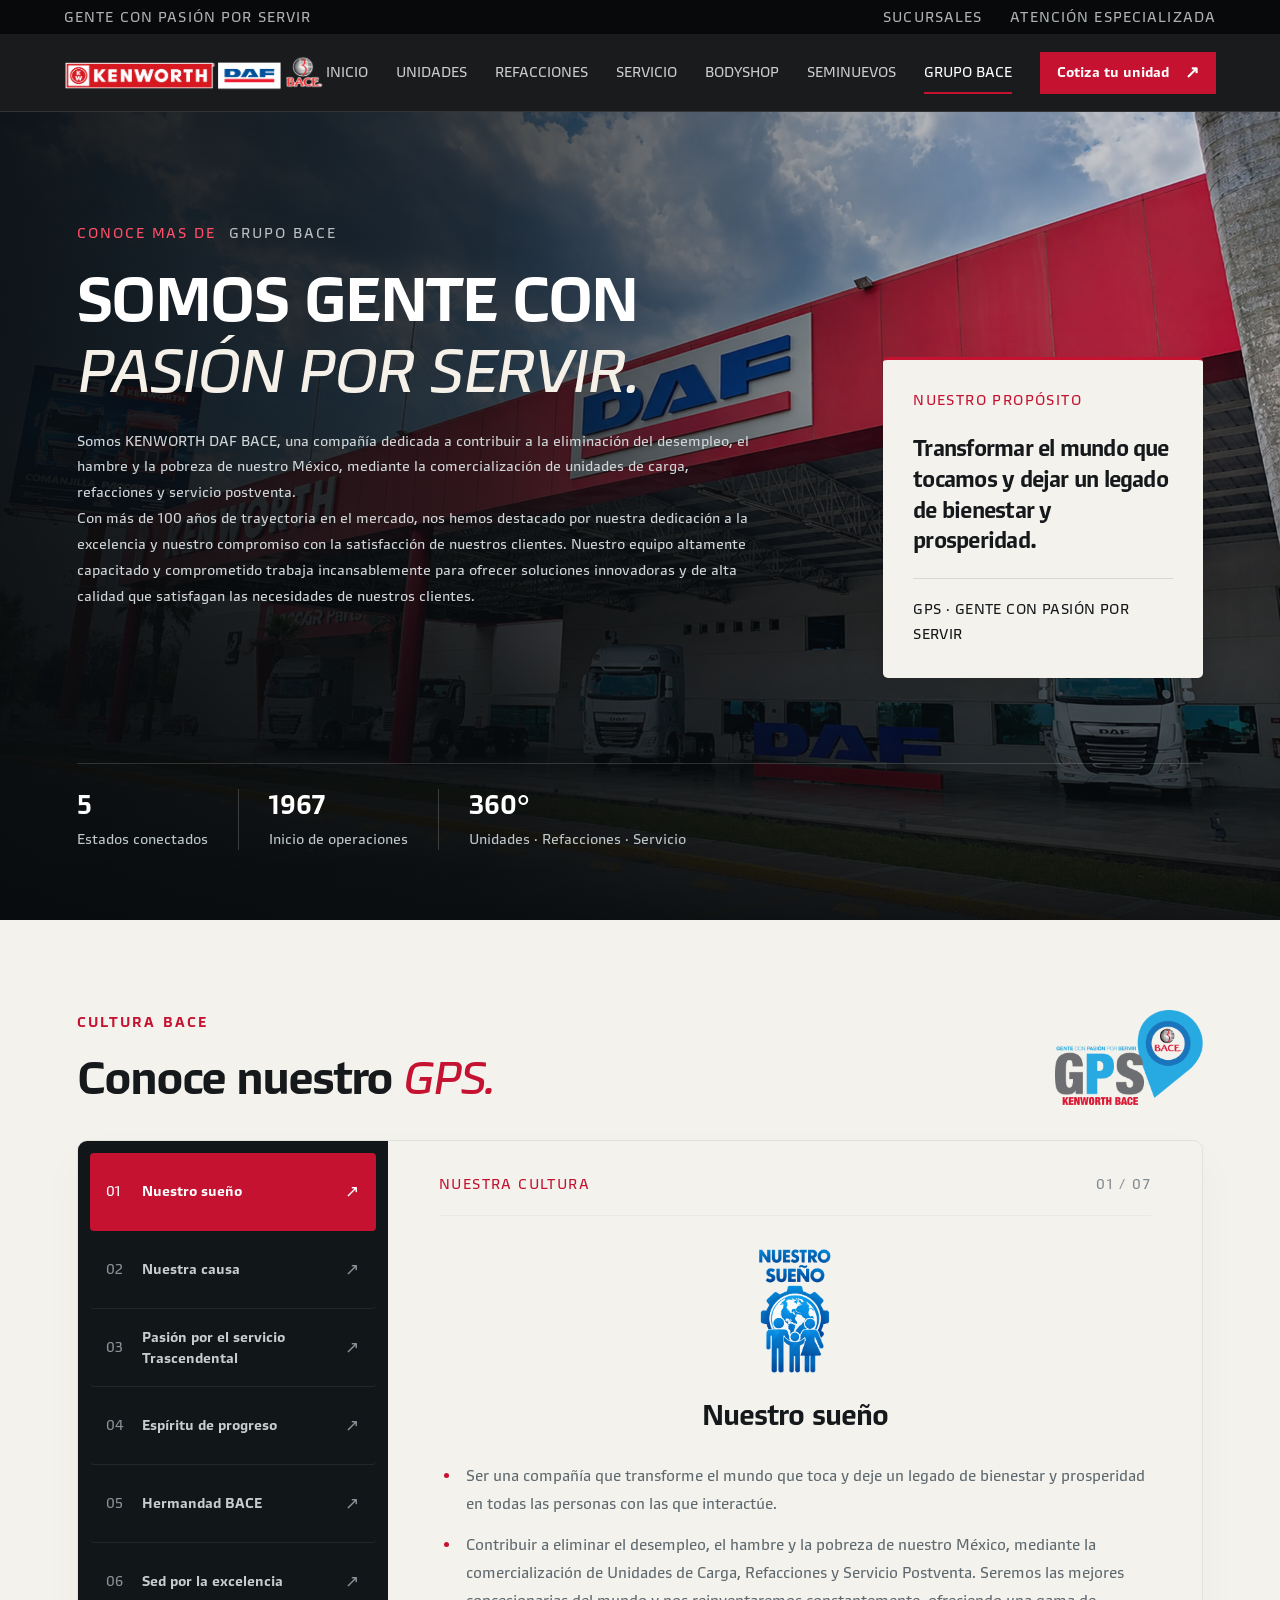
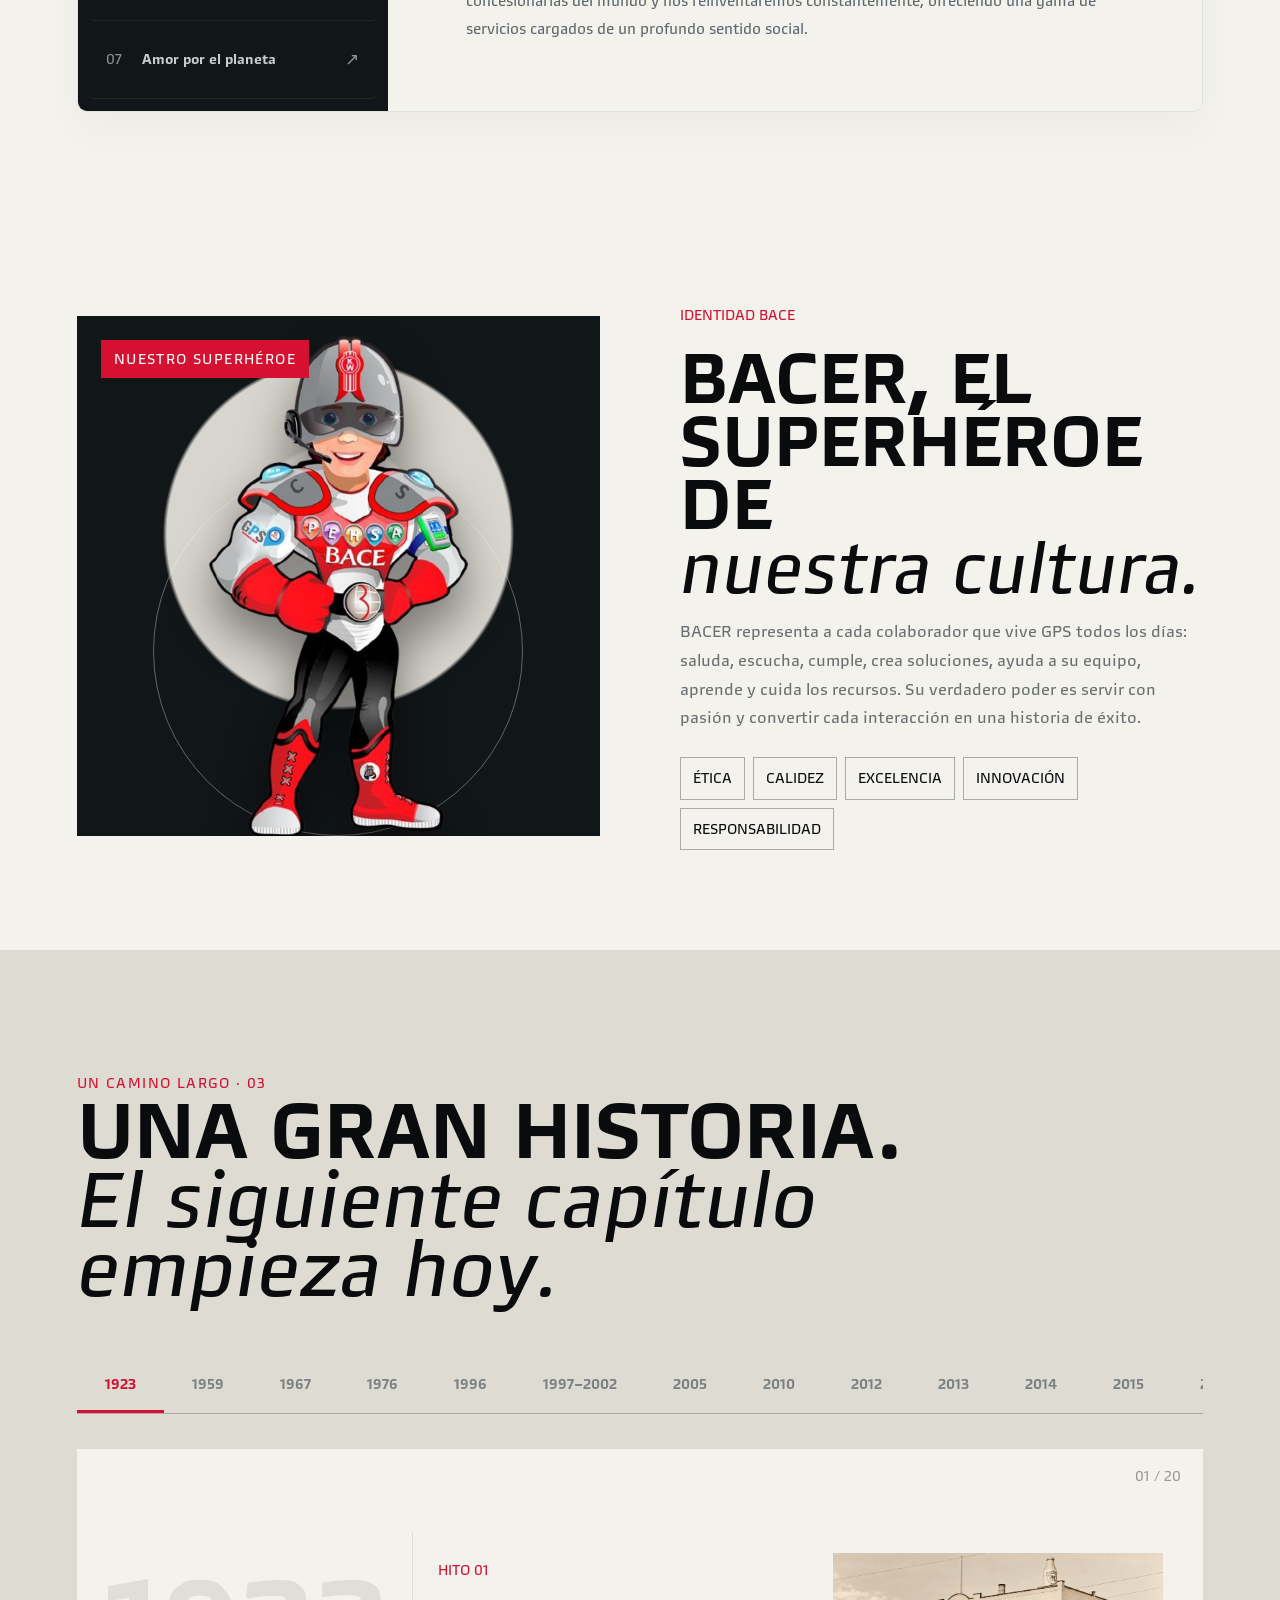
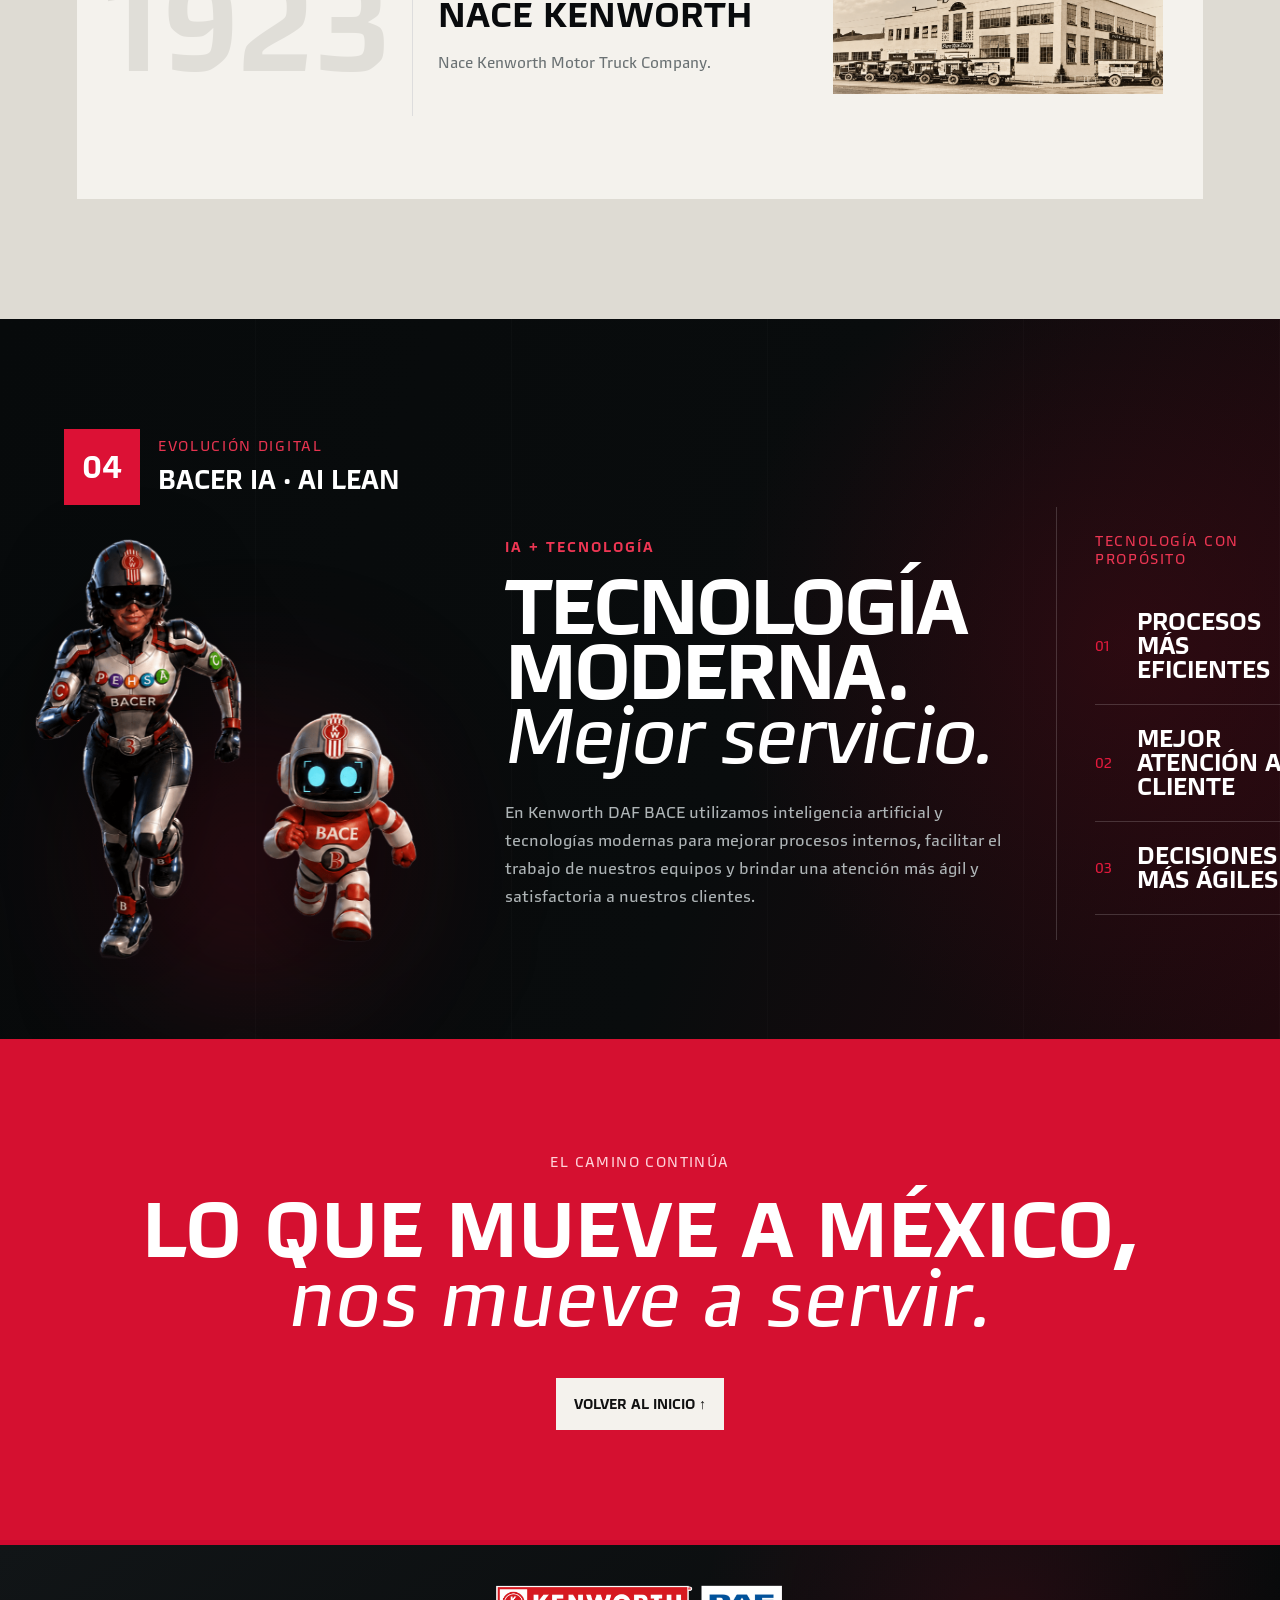
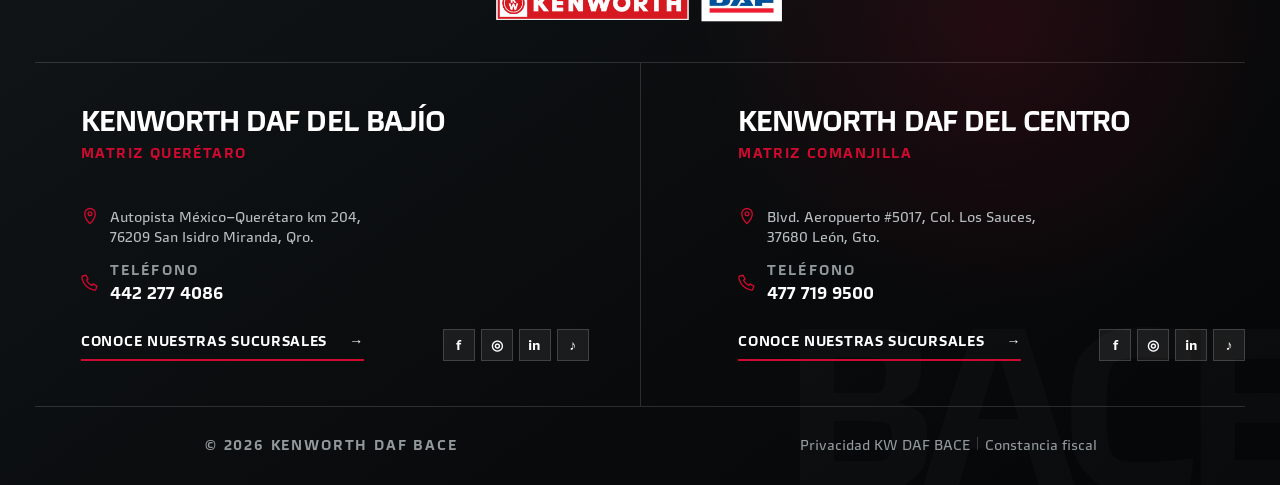
<file: Bace.html>
<!doctype html>

<html lang="es-MX">
  <head>
    <!-- IDENTIDAD 20261016-03: fuente Kenworth integrada, sin fuentes secundarias; superficies claras #f4f2ed. -->
    <!-- IDENTIDAD VISUAL: fuente Kenworth local y beige #f4f2ed compartidos desde assets/css/global.css. -->
    <!--
 DEMO · KENWORTH DEL CENTRO
 Página institucional del grupo: historia, cultura y cobertura. Nombre original conservado.
 Estructura: global.css (base) → CSS de página → componentes compartidos.
 JS: main.js (utilidades), components/nav.js (menú) y script específico.
 Formularios de demostración: no existe servicio de recepción configurado.
 GitHub Pages: subir el CONTENIDO de esta carpeta a la raíz del repositorio;
 Settings → Pages → Deploy from a branch → main → / (root).
 Conservar exactamente los nombres de archivos, carpetas y recursos.
 No requiere npm, servidor de aplicaciones ni archivos nuevos.
-->
    <meta charset="utf-8" />
    <meta content="width=device-width,initial-scale=1" name="viewport" />
    <meta
      content="Historia, cultura GPS, red y evolución tecnológica de Kenworth DAF Grupo BACE."
      name="description"
    />
    <title>Kenworth DAF Grupo BACE</title>
    <link href="assets/css/global.css?v=20261016-03" rel="stylesheet" />
    <link href="assets/css/pages/bace.css?v=20261016-03" rel="stylesheet" />
    <!-- Icono de la pestaña del navegador -->
    <link
      href="assets/images/logos/LOGO BACE.png"
      rel="icon"
      type="image/png"
    />
    <link
      href="assets/images/logos/LOGO BACE.png"
      rel="shortcut icon"
      type="image/png"
    />
    <link href="assets/images/logos/LOGO BACE.png" rel="apple-touch-icon" />
    <link
      href="assets/css/components/footer.css?v=20261016-03"
      rel="stylesheet"
    />
    <link href="assets/css/components/nav.css?v=20261016-03" rel="stylesheet" />
    <script defer="" src="assets/js/components/nav.js"></script>
    <script defer="True" src="assets/js/main.js"></script>
  </head>
  <body>
    <div id="bace-nav"></div>
    <!-- BLOQUE: inicio · contenido HTML; presentación en CSS y eventos en el script de esta página. -->
    <section class="hero bace-hero" id="inicio">
      <img
        alt="Unidades de carga recorriendo el centro de México"
        decoding="async"
        loading="lazy"
        src="assets/images/Sucursales/comanjilla-hero-4k.webp"
      />
      <div class="heroShade"></div>
      <div class="heroGrid"></div>
      <div class="heroCopy">
        <div class="eyebrow">
          <span>CONOCE MAS DE</span>
          <p>GRUPO BACE</p>
        </div>
        <h1>SOMOS GENTE CON<em>PASIÓN POR SERVIR.</em></h1>
        <p>
          Somos KENWORTH DAF BACE, una compañía dedicada a contribuir a la
          eliminación del desempleo, el hambre y la pobreza de nuestro México,
          mediante la comercialización de unidades de carga, refacciones y
          servicio postventa. <br />Con más de 100 años de trayectoria en el
          mercado, nos hemos destacado por nuestra dedicación a la excelencia y
          nuestro compromiso con la satisfacción de nuestros clientes. Nuestro
          equipo altamente capacitado y comprometido trabaja incansablemente
          para ofrecer soluciones innovadoras y de alta calidad que satisfagan
          las necesidades de nuestros clientes.
        </p>
        <div class="heroActions"></div>
      </div>
      <div class="heroFoot">
        <div><b>5</b><span>Estados conectados</span></div>
        <div><b>1967</b><span>Inicio de operaciones</span></div>
        <div><b>360°</b><span>Unidades · Refacciones · Servicio</span></div>
      </div>
      <aside>
        <small>NUESTRO PROPÓSITO</small>
        <p>
          Transformar el mundo que tocamos y dejar un legado de bienestar y
          prosperidad.
        </p>
        <span>GPS · GENTE CON PASIÓN POR SERVIR</span>
      </aside>
    </section>
    <!-- ==========================================
     CULTURA BACE · GPS
=========================================== -->
    <!-- BLOQUE: gps · contenido HTML; presentación en CSS y eventos en el script de esta página. -->
    <section class="bace-culture" id="gps">
      <div class="bace-culture__inner">
        <div class="bace-culture__heading">
          <div>
            <p class="bace-culture__eyebrow">CULTURA BACE</p>
            <h2>Conoce nuestro <em>GPS.</em></h2>
          </div>
          <!-- LOGO GENERAL GPS -->
          <img
            alt="GPS · Gente con Pasión por Servir"
            class="bace-culture__brand"
            decoding="async"
            loading="lazy"
            src="assets/images/logos/logo_gps.png"
          />
        </div>
        <div class="bace-culture__layout">
          <!-- LISTADO DE VALORES -->
          <div
            aria-label="Valores de nuestra cultura"
            aria-orientation="vertical"
            class="bace-culture__tabs"
            role="tablist"
          >
            <button
              aria-controls="baceGpsPanel"
              aria-selected="true"
              class="is-active"
              data-bace-value="sueno"
              id="baceGpsTab-sueno"
              role="tab"
              type="button"
            >
              <span>01</span>
              <strong>Nuestro sueño</strong>
              <i aria-hidden="true">↗</i>
            </button>
            <button
              aria-controls="baceGpsPanel"
              aria-selected="false"
              data-bace-value="causa"
              id="baceGpsTab-causa"
              role="tab"
              tabindex="-1"
              type="button"
            >
              <span>02</span>
              <strong>Nuestra causa</strong>
              <i aria-hidden="true">↗</i>
            </button>
            <button
              aria-controls="baceGpsPanel"
              aria-selected="false"
              data-bace-value="pasion"
              id="baceGpsTab-pasion"
              role="tab"
              tabindex="-1"
              type="button"
            >
              <span>03</span>
              <strong>Pasión por el servicio Trascendental</strong>
              <i aria-hidden="true">↗</i>
            </button>
            <button
              aria-controls="baceGpsPanel"
              aria-selected="false"
              data-bace-value="progreso"
              id="baceGpsTab-progreso"
              role="tab"
              tabindex="-1"
              type="button"
            >
              <span>04</span>
              <strong>Espíritu de progreso</strong>
              <i aria-hidden="true">↗</i>
            </button>
            <button
              aria-controls="baceGpsPanel"
              aria-selected="false"
              data-bace-value="hermandad"
              id="baceGpsTab-hermandad"
              role="tab"
              tabindex="-1"
              type="button"
            >
              <span>05</span>
              <strong>Hermandad BACE</strong>
              <i aria-hidden="true">↗</i>
            </button>
            <button
              aria-controls="baceGpsPanel"
              aria-selected="false"
              data-bace-value="excelencia"
              id="baceGpsTab-excelencia"
              role="tab"
              tabindex="-1"
              type="button"
            >
              <span>06</span>
              <strong>Sed por la excelencia</strong>
              <i aria-hidden="true">↗</i>
            </button>
            <button
              aria-controls="baceGpsPanel"
              aria-selected="false"
              data-bace-value="planeta"
              id="baceGpsTab-planeta"
              role="tab"
              tabindex="-1"
              type="button"
            >
              <span>07</span>
              <strong>Amor por el planeta</strong>
              <i aria-hidden="true">↗</i>
            </button>
          </div>
          <!-- INFORMACIÓN DEL VALOR SELECCIONADO -->
          <div
            aria-labelledby="baceGpsTab-sueno"
            class="bace-culture__panel"
            id="baceGpsPanel"
            role="tabpanel"
            tabindex="0"
          >
            <div class="bace-culture__panel-top">
              <span>NUESTRA CULTURA</span>
              <span id="baceGpsCount">01 / 07</span>
            </div>
            <div class="bace-culture__identity">
              <img
                alt="Nuestro sueño"
                decoding="async"
                id="baceGpsLogo"
                loading="lazy"
                src="assets/images/logos/gps/nuestro-sueno.png"
              />
              <h3 id="baceGpsName">Nuestro sueño</h3>
            </div>
            <div class="bace-culture__guides" id="baceGpsGuides">
              <p>
                Ser una compañía que transforme el mundo que toca y deje un
                legado de bienestar y prosperidad en todas las personas con las
                que interactúe. Contribuir a eliminar el desempleo, el hambre y
                la pobreza de nuestro México, mediante la comercialización de
                Unidades de Carga, Refacciones y Servicio Postventa. Seremos las
                mejores concesionarias del mundo y nos reinventaremos
                constantemente, ofreciendo una gama de servicios cargados de un
                profundo sentido social.
              </p>
            </div>
          </div>
        </div>
      </div>
    </section>
    <!-- BLOQUE: bacer · contenido HTML; presentación en CSS y eventos en el script de esta página. -->
    <section class="bacer">
      <div class="bacerHero">
        <div class="bacerHalo"></div>
        <img
          alt="BACER, superhéroe de Kenworth BACE"
          decoding="async"
          loading="lazy"
          src="assets/images/gps/mascota-bacer.png"
        /><span>NUESTRO SUPERHÉROE</span>
      </div>
      <div>
        <small>IDENTIDAD BACE</small>
        <h2>BACER, el superhéroe de <em>nuestra cultura.</em></h2>
        <p>
          BACER representa a cada colaborador que vive GPS todos los días:
          saluda, escucha, cumple, crea soluciones, ayuda a su equipo, aprende y
          cuida los recursos. Su verdadero poder es servir con pasión y
          convertir cada interacción en una historia de éxito.
        </p>
        <div class="traits">
          <span>Ética</span><span>Calidez</span><span>Excelencia</span
          ><span>Innovación</span><span>Responsabilidad</span>
        </div>
      </div>
    </section>
    <!-- BLOQUE: historia · contenido HTML; presentación en CSS y eventos en el script de esta página. -->
    <section class="history" id="historia">
      <div class="historyHead">
        <span>UN CAMINO LARGO · 03</span>
        <h2>Una gran historia.<em>El siguiente capítulo empieza hoy.</em></h2>
      </div>
      <div class="years" id="years"></div>
      <article class="historyCard">
        <b id="historyYear"></b>
        <div>
          <small id="historyIndex"></small>
          <h3 id="historyTitle"></h3>
          <p id="historyCopy"></p>
        </div>
        <figure class="historyCard__media">
          <img
            alt=""
            decoding="async"
            hidden=""
            id="historyImage"
            loading="lazy"
          />
        </figure>
        <span id="historyCount"></span>
      </article>
    </section>
    <!-- BLOQUE: bacer-ia · contenido HTML; presentación en CSS y eventos en el script de esta página. -->
    <section class="bace-technology" id="bacer-ia">
      <!-- Personajes -->
      <div class="bace-technology-visual">
        <div class="technology-identity">
          <span class="technology-number">04</span>
          <div>
            <small>EVOLUCIÓN DIGITAL</small>
            <strong>BACER IA · AI LEAN</strong>
          </div>
        </div>
        <img
          alt="BACER IA y AI LEAN, asistentes de inteligencia artificial"
          class="technology-characters"
          decoding="async"
          loading="lazy"
          src="assets/images/gps/bacer x ailean.png"
        />
        <div aria-hidden="true" class="technology-visual-glow"></div>
      </div>
      <!-- Mensaje principal -->
      <div class="bace-technology-copy">
        <span class="technology-eyebrow"> IA + TECNOLOGÍA </span>
        <h2>
          Tecnología moderna.
          <em>Mejor servicio.</em>
        </h2>
        <p>
          En Kenworth DAF BACE utilizamos inteligencia artificial y tecnologías
          modernas para mejorar procesos internos, facilitar el trabajo de
          nuestros equipos y brindar una atención más ágil y satisfactoria a
          nuestros clientes.
        </p>
      </div>
      <!-- Beneficios -->
      <aside class="technology-results">
        <small>TECNOLOGÍA CON PROPÓSITO</small>
        <div>
          <span>01</span>
          <strong> Procesos más eficientes </strong>
        </div>
        <div>
          <span>02</span>
          <strong> Mejor atención al cliente </strong>
        </div>
        <div>
          <span>03</span>
          <strong> Decisiones más ágiles </strong>
        </div>
      </aside>
    </section>
    <!--
<section class="network" id="red">

  <div class="networkMap">

    <div class="mexicoMapVisual">

      <img
        class="mexicoMapImage"
        src="assets/images/Sucursales/Mapa-Mexico.png"
        alt="Cobertura de Grupo BACE en México"
      >

      <span class="pin p0">
        <i></i>
        <strong>Aguascalientes</strong>
      </span>

      <span class="pin p1">
        <i></i>
        <strong>Zacatecas</strong>
      </span>

      <span class="pin p2">
        <i></i>
        <strong>Guanajuato</strong>
      </span>

      <span class="pin p3">
        <i></i>
        <strong>Querétaro</strong>
      </span>

      <span class="pin p4">
        <i></i>
        <strong>San Luis Potosí</strong>
      </span>

    </div>

  </div>

  <div class="networkCopy">

    <span>NUESTRA RED · 05</span>

    <h2>
      Cerca de tu operación.
      <em>Listos para responder.</em>
    </h2>

    <p>
      Una red que conecta experiencia, inventario, servicio y conocimiento
      para acompañarte donde tu negocio lo necesita.
    </p>

    <div class="networkButtons">
      <a href="https://kwbace.com.mx/sucursales/">
        Encontrar sucursal <b>↗</b>
      </a>

      <a href="https://kwbace.com.mx/contacto/">
        Contactar a un asesor
      </a>
    </div>

    <div class="matrix">

      <div>
        <small>KENWORTH DAF DEL CENTRO</small>
        <b>Comanjilla · León</b>
        <span>477 719 9500</span>
      </div>

      <div>
        <small>KENWORTH DAF DEL BAJÍO</small>
        <b>Matriz Querétaro</b>
        <span>442 277 4086</span>
      </div>

    </div>

  </div>

</section>--->
    <!-- BLOQUE: closing · contenido HTML; presentación en CSS y eventos en el script de esta página. -->
    <section class="closing">
      <span>EL CAMINO CONTINÚA</span>
      <h2>Lo que mueve a México, <em>nos mueve a servir.</em></h2>
      <a href="#inicio">Volver al inicio ↑</a>
    </section>
    <!-- ========================================================
     FOOTER INSTITUCIONAL · KENWORTH DAF BACE
     ======================================================== -->
    <footer class="bace-footer" id="contacto">
      <div class="bace-footer__inner">
        <!-- Identidad superior -->
        <div class="bace-footer__top">
          <a
            aria-label="Volver al inicio de Kenworth DAF BACE"
            class="bace-footer__brand"
            href="#inicio"
          >
            <img
              alt="Kenworth DAF BACE"
              decoding="async"
              loading="lazy"
              src="assets/images/logos/KW-DAF.png"
            />
          </a>
        </div>
        <!-- Matrices -->
        <div class="bace-footer__locations">
          <!-- Kenworth DAF del Bajío -->
          <article class="bace-footer__location">
            <header class="bace-footer__location-header">
              <span class="bace-footer__location-number"></span>
              <div>
                <h2>Kenworth DAF del Bajío</h2>
                <h3>Matriz Querétaro</h3>
              </div>
            </header>
            <div class="bace-footer__contact-list">
              <a
                class="bace-footer__contact"
                href="https://maps.app.goo.gl/FrEAsvTGB62Cdirf7"
                rel="noopener noreferrer"
                target="_blank"
              >
                <span aria-hidden="true" class="bace-footer__contact-icon">
                  <svg viewbox="0 0 24 24">
                    <path
                      d="M12 22s7-6.1 7-13a7 7 0 1 0-14 0c0 6.9 7 13 7 13Z"
                    ></path>
                    <circle cx="12" cy="9" r="2.5"></circle>
                  </svg>
                </span>
                <span>
                  Autopista México–Querétaro km 204,<br />
                  76209 San Isidro Miranda, Qro.
                </span>
              </a>
              <a
                class="bace-footer__contact bace-footer__phone"
                href="tel:4422774086"
              >
                <span aria-hidden="true" class="bace-footer__contact-icon">
                  <svg viewbox="0 0 24 24">
                    <path
                      d="M6.6 2.8 9.4 8l-2 1.7a15.1 15.1 0 0 0 6.9 6.9l1.7-2
                     5.2 2.8-1.2 4a2 2 0 0 1-2.2 1.4C9.4 21.6
                     2.4 14.6 1.2 6.2A2 2 0 0 1 2.6 4l4-1.2Z"
                    ></path>
                  </svg>
                </span>
                <span>
                  <small>Teléfono</small>
                  <strong>442 277 4086</strong>
                </span>
              </a>
            </div>
            <div class="bace-footer__location-bottom">
              <a
                class="bace-footer__branches"
                href="https://kwbace.com.mx/kenworth-grupo-bace/#Localizar"
              >
                <span>Conoce nuestras sucursales</span>
                <b aria-hidden="true">→</b>
              </a>
              <nav
                aria-label="Redes sociales de Kenworth DAF del Bajío"
                class="bace-footer__social"
              >
                <a
                  aria-label="Facebook Kenworth DAF del Bajío"
                  href="https://www.facebook.com/KWBajio"
                  rel="noopener noreferrer"
                  target="_blank"
                >
                  f
                </a>
                <a
                  aria-label="Instagram Kenworth DAF del Bajío"
                  href="https://www.instagram.com/kenworthbajiobace/"
                  rel="noopener noreferrer"
                  target="_blank"
                >
                  ◎
                </a>
                <a
                  aria-label="LinkedIn Kenworth DAF del Bajío"
                  href="https://www.linkedin.com/company/kenworth-del-baj%C3%ADo-bace/"
                  rel="noopener noreferrer"
                  target="_blank"
                >
                  in
                </a>
                <a
                  aria-label="TikTok Kenworth DAF del Bajío"
                  href="https://www.tiktok.com/@kenworthbajio"
                  rel="noopener noreferrer"
                  target="_blank"
                >
                  ♪
                </a>
              </nav>
            </div>
          </article>
          <!-- Kenworth DAF del Centro -->
          <article class="bace-footer__location">
            <header class="bace-footer__location-header">
              <span class="bace-footer__location-number"></span>
              <div>
                <h2>Kenworth DAF del Centro</h2>
                <h3>Matriz Comanjilla</h3>
              </div>
            </header>
            <div class="bace-footer__contact-list">
              <a
                class="bace-footer__contact"
                href="https://maps.app.goo.gl/1gCTYLroUXHg9qKe7"
                rel="noopener noreferrer"
                target="_blank"
              >
                <span aria-hidden="true" class="bace-footer__contact-icon">
                  <svg viewbox="0 0 24 24">
                    <path
                      d="M12 22s7-6.1 7-13a7 7 0 1 0-14 0c0 6.9 7 13 7 13Z"
                    ></path>
                    <circle cx="12" cy="9" r="2.5"></circle>
                  </svg>
                </span>
                <span>
                  Blvd. Aeropuerto #5017, Col. Los Sauces,<br />
                  37680 León, Gto.
                </span>
              </a>
              <a
                class="bace-footer__contact bace-footer__phone"
                href="tel:4777199500"
              >
                <span aria-hidden="true" class="bace-footer__contact-icon">
                  <svg viewbox="0 0 24 24">
                    <path
                      d="M6.6 2.8 9.4 8l-2 1.7a15.1 15.1 0 0 0 6.9 6.9l1.7-2
                     5.2 2.8-1.2 4a2 2 0 0 1-2.2 1.4C9.4 21.6
                     2.4 14.6 1.2 6.2A2 2 0 0 1 2.6 4l4-1.2Z"
                    ></path>
                  </svg>
                </span>
                <span>
                  <small>Teléfono</small>
                  <strong>477 719 9500</strong>
                </span>
              </a>
            </div>
            <div class="bace-footer__location-bottom">
              <a
                class="bace-footer__branches"
                href="https://kwbace.com.mx/kenworth-grupo-bace/#sucursales"
              >
                <span>Conoce nuestras sucursales</span>
                <b aria-hidden="true">→</b>
              </a>
              <nav
                aria-label="Redes sociales de Kenworth DAF del Centro"
                class="bace-footer__social"
              >
                <a
                  aria-label="Facebook Kenworth DAF del Centro"
                  href="https://www.facebook.com/KWCBACE/"
                  rel="noopener noreferrer"
                  target="_blank"
                >
                  f
                </a>
                <a
                  aria-label="Instagram Kenworth DAF del Centro"
                  href="https://www.instagram.com/kenworthdelcentro/"
                  rel="noopener noreferrer"
                  target="_blank"
                >
                  ◎
                </a>
                <a
                  aria-label="LinkedIn Kenworth DAF del Centro"
                  href="https://www.linkedin.com/company/kenworthdelcentrobace/"
                  rel="noopener noreferrer"
                  target="_blank"
                >
                  in
                </a>
                <a
                  aria-label="TikTok Kenworth DAF del Centro"
                  href="https://www.tiktok.com/@kwcentrobace"
                  rel="noopener noreferrer"
                  target="_blank"
                >
                  ♪
                </a>
              </nav>
            </div>
          </article>
        </div>
        <!-- Franja inferior -->
        <div class="bace-footer__bottom">
          <!--
      <a
        class="bace-footer__jobs"
        href="https://kwbace.com.mx/bolsa-de-trabajo-kw/"
      >
        <span>Bolsa de trabajo</span>
        <b aria-hidden="true">↗</b>
      </a> -->
          <p class="bace-footer__copyright">
            © <span id="baceFooterYear">2026</span>
            KENWORTH DAF BACE
          </p>
          <nav aria-label="Información legal" class="bace-footer__legal">
            <a
              href="https://kwbace.com.mx/wp-content/uploads/2024/07/NUEVO-AVISO-DE-PRIVACIDAD-KW-CENTRO-JULIO-2024.pdf"
              rel="noopener noreferrer"
              target="_blank"
            >
              Privacidad KW DAF BACE
            </a>
            <a
              href="https://kwbace.com.mx/wp-content/uploads/2023/12/Constancia-Situacion-Fiscal.pdf"
              rel="noopener noreferrer"
              target="_blank"
            >
              Constancia fiscal
            </a>
          </nav>
        </div>
      </div>
    </footer>
    <script src="assets/js/pages/bace.js"></script>
  </body>
</html>
</file>
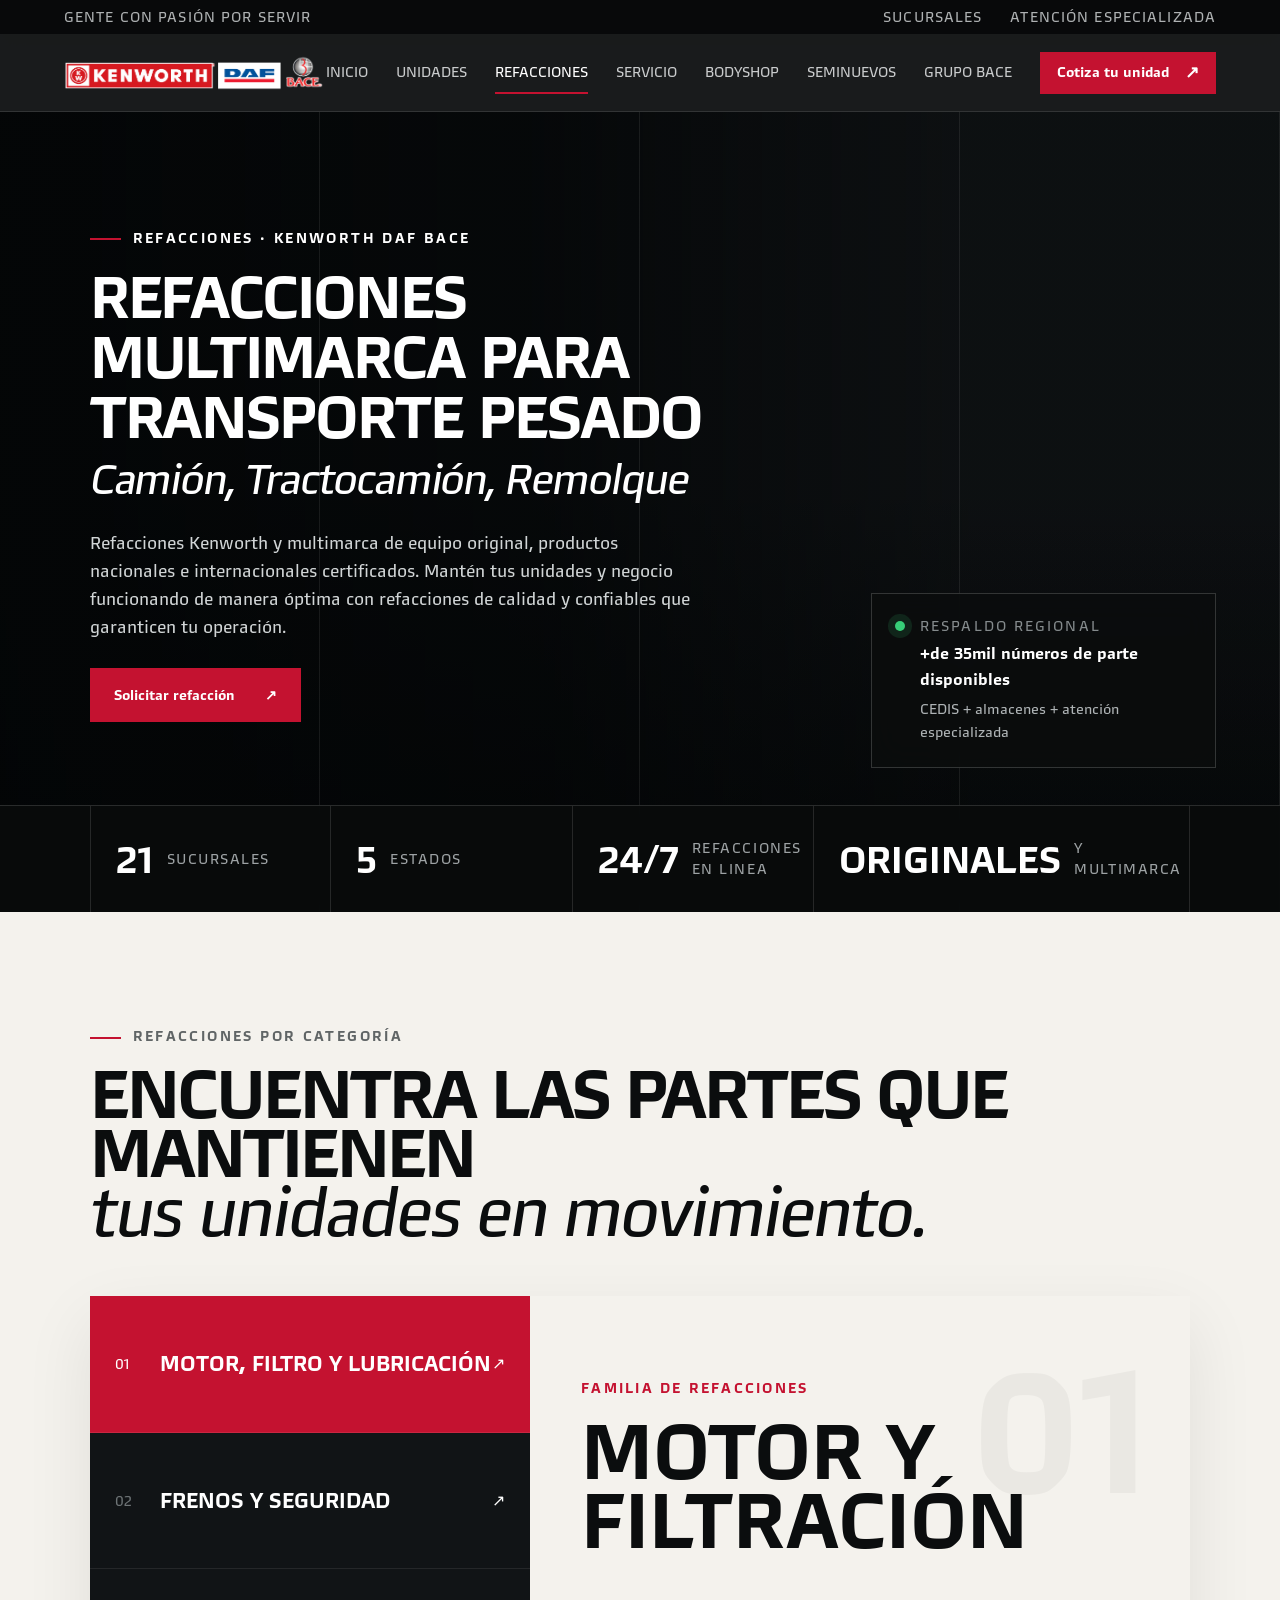
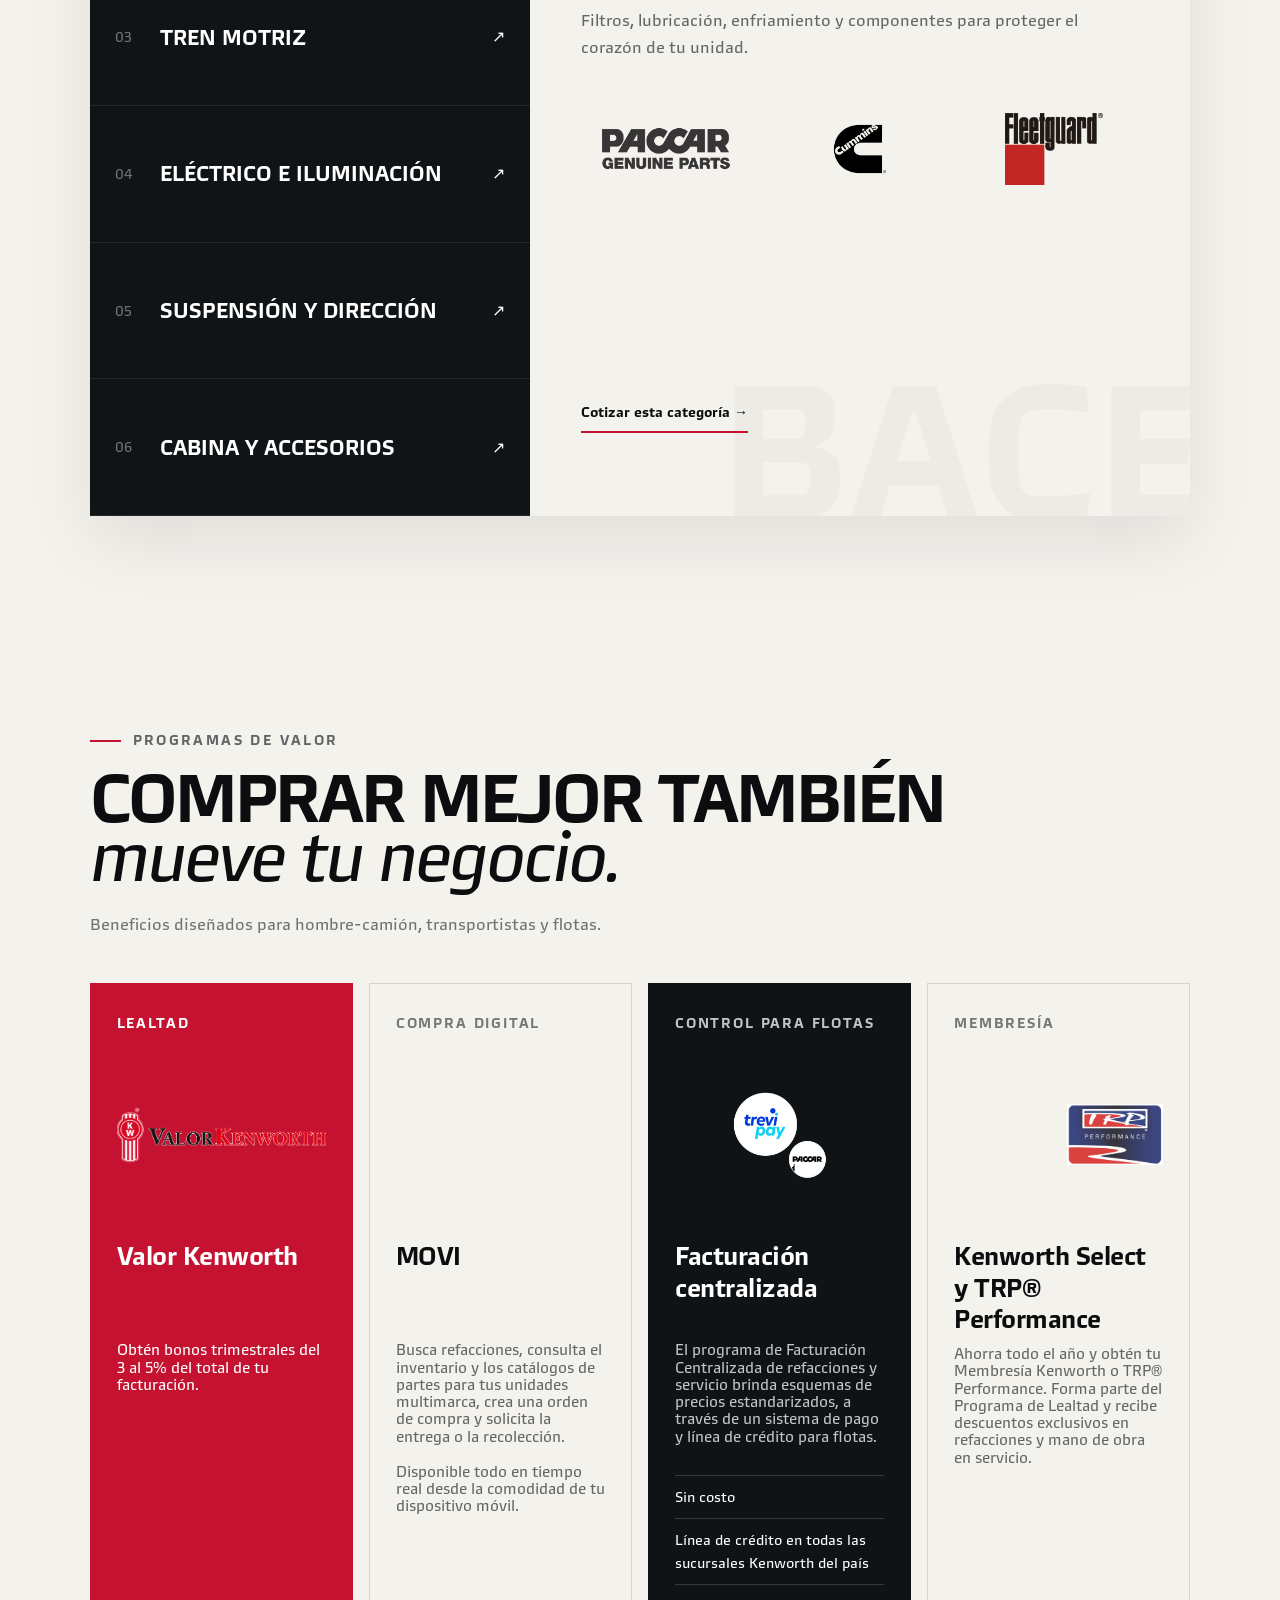
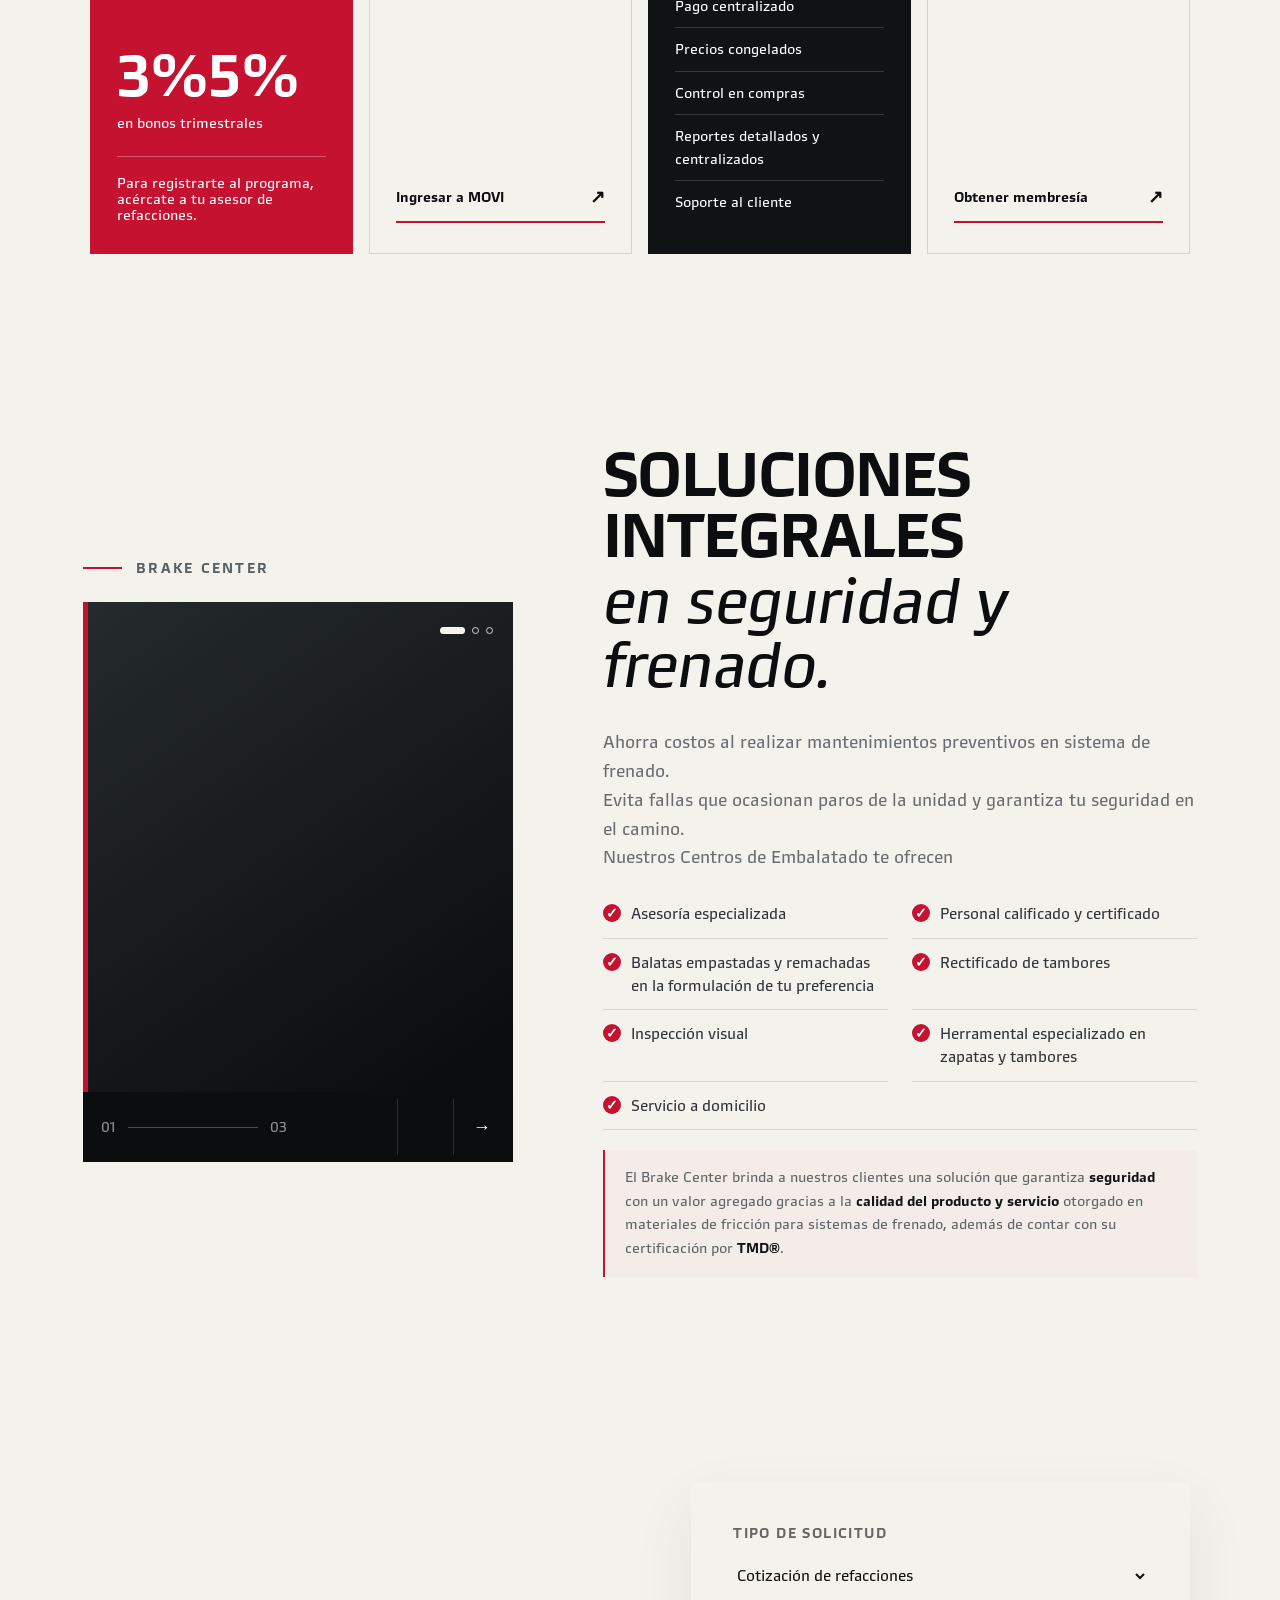
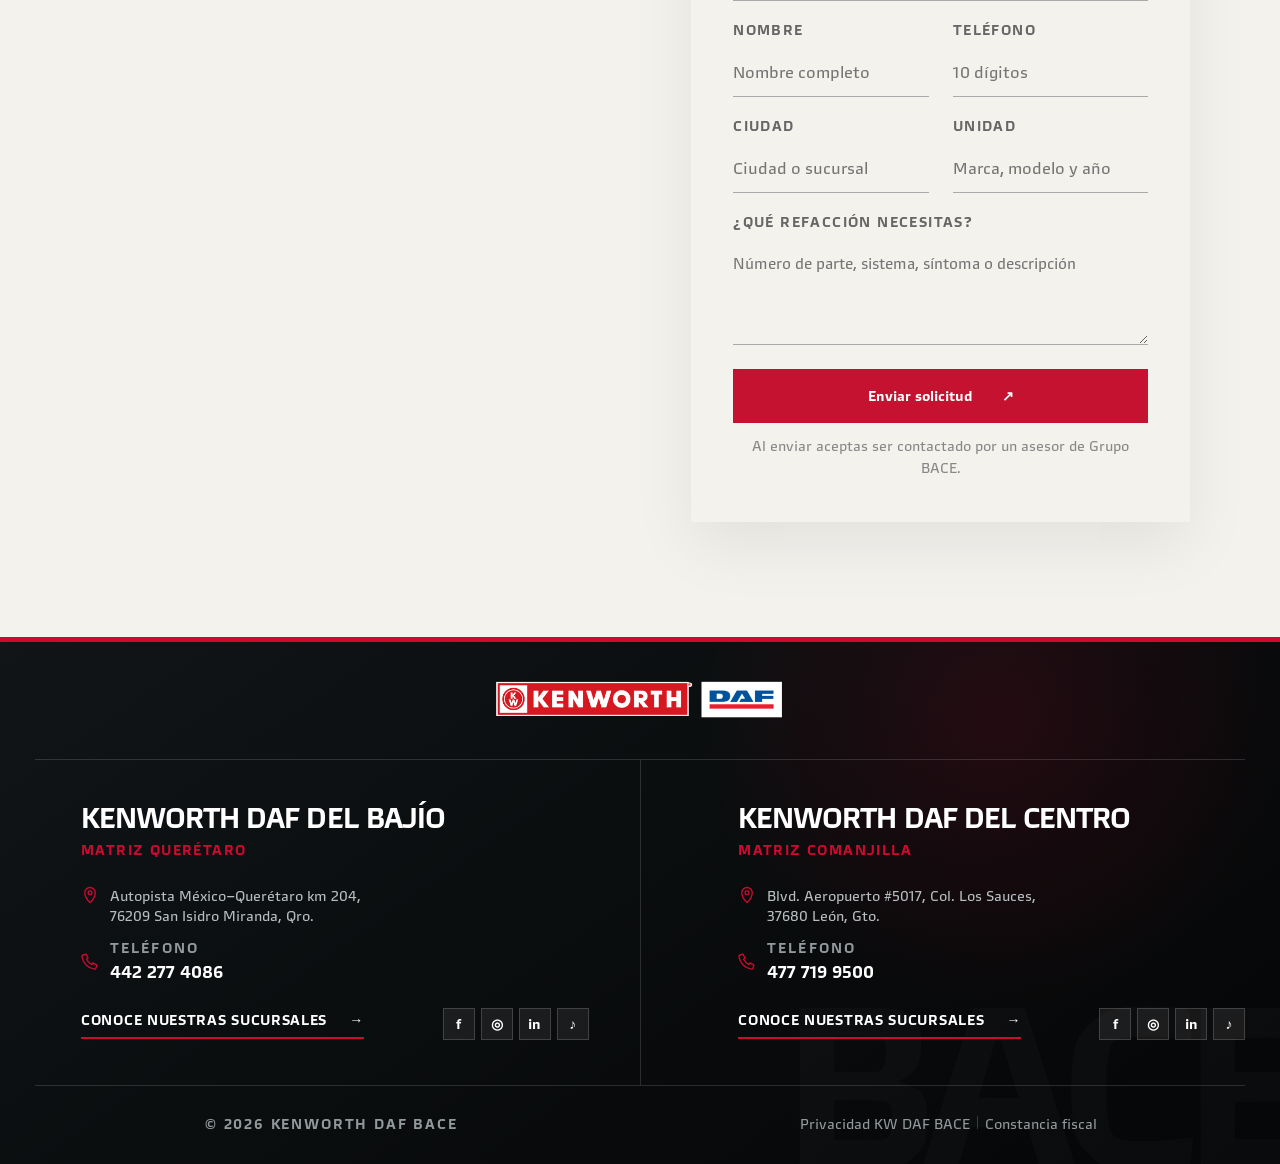
<file: refacciones.html>
<!doctype html>

<html lang="es">
  <head>
    <!-- IDENTIDAD 20261016-03: fuente Kenworth integrada, sin fuentes secundarias; superficies claras #f4f2ed. -->
    <!-- IDENTIDAD VISUAL: fuente Kenworth local y beige #f4f2ed compartidos desde assets/css/global.css. -->
    <!--
 DEMO · KENWORTH DEL CENTRO
 Refacciones: categorías, marcas, promociones y preparación local de solicitudes.
 Estructura: global.css (base) → CSS de página → componentes compartidos.
 JS: main.js (utilidades), components/nav.js (menú) y script específico.
 Formularios de demostración: no existe servicio de recepción configurado.
 GitHub Pages: subir el CONTENIDO de esta carpeta a la raíz del repositorio;
 Settings → Pages → Deploy from a branch → main → / (root).
 Conservar exactamente los nombres de archivos, carpetas y recursos.
 No requiere npm, servidor de aplicaciones ni archivos nuevos.
-->
    <meta charset="utf-8" />
    <meta content="width=device-width,initial-scale=1" name="viewport" />
    <meta
      content="Refacciones originales y multimarca para camión, tractocamión y remolque. Cotiza con Kenworth DAF BACE."
      name="description"
    />
    <title>Refacciones | Kenworth DAF BACE</title>
    <!-- Icono de la pestaña del navegador -->
    <link
      href="assets/images/logos/LOGO BACE.png"
      rel="icon"
      type="image/png"
    />
    <link
      href="assets/images/logos/LOGO BACE.png"
      rel="shortcut icon"
      type="image/png"
    />
    <link href="assets/images/logos/LOGO BACE.png" rel="apple-touch-icon" />
    <link href="assets/css/global.css?v=20261016-03" rel="stylesheet" />
    <link href="assets/css/components/nav.css?v=20261016-03" rel="stylesheet" />
    <script defer="" src="assets/js/components/nav.js"></script>
    <link
      href="assets/css/pages/refacciones.css?v=20261016-03"
      rel="stylesheet"
    />
    <link
      href="assets/css/components/footer.css?v=20261016-03"
      rel="stylesheet"
    />
    <script defer="True" src="assets/js/main.js"></script>
  </head>
  <body>
    <main>
      <div id="bace-nav"></div>
      <!-- BLOQUE: hero · contenido HTML; presentación en CSS y eventos en el script de esta página. -->
      <section class="hero" id="inicio">
        <div class="hero-photo"></div>
        <div class="hero-overlay"></div>
        <div aria-hidden="true" class="hero-lines"></div>
        <div class="hero-copy">
          <p class="eyebrow">REFACCIONES · KENWORTH DAF BACE</p>
          <h1>
            Refacciones multimarca para Transporte Pesado<em
              >Camión, Tractocamión, Remolque</em
            >
          </h1>
          <p class="lead">
            Refacciones Kenworth y multimarca de equipo original, productos
            nacionales e internacionales certificados. Mantén tus unidades y
            negocio funcionando de manera óptima con refacciones de calidad y
            confiables que garanticen tu operación.
          </p>
          <div class="hero-actions">
            <a class="button red" href="#cotizar"
              >Solicitar refacción <span>↗</span></a
            >
          </div>
        </div>
        <aside class="availability">
          <span class="pulse"></span>
          <div>
            <small>RESPALDO REGIONAL</small
            ><strong>+de 35mil números de parte disponibles</strong>
            <p>CEDIS + almacenes + atención especializada</p>
          </div>
        </aside>
        <div class="hero-stats">
          <div><b>21</b><span>SUCURSALES</span></div>
          <div><b>5</b><span>ESTADOS</span></div>
          <div><b>24/7</b><span>REFACCIONES EN LINEA</span></div>
          <div><b>ORIGINALES</b><span>Y MULTIMARCA</span></div>
        </div>
      </section>
      <!-- BLOQUE: soluciones · contenido HTML; presentación en CSS y eventos en el script de esta página. -->
      <section class="solutions" id="soluciones">
        <div class="section-head reveal">
          <div>
            <p class="eyebrow dark">REFACCIONES POR CATEGORÍA</p>
            <h2>
              Encuentra las partes que mantienen
              <em>tus unidades en movimiento.</em>
            </h2>
          </div>
        </div>
        <div class="category-layout">
          <div class="category-list" id="partsCategoryTabs" role="tablist">
            <button
              aria-selected="true"
              class="active"
              data-category="motor"
              role="tab"
              type="button"
            >
              <span>01</span><b>Motor, filtro y lubricación</b><i>↗</i>
            </button>
            <button
              aria-selected="false"
              data-category="frenos"
              role="tab"
              type="button"
            >
              <span>02</span><b>Frenos y seguridad</b><i>↗</i>
            </button>
            <button
              aria-selected="false"
              data-category="tren"
              role="tab"
              type="button"
            >
              <span>03</span><b>Tren motriz</b><i>↗</i>
            </button>
            <button
              aria-selected="false"
              data-category="electrico"
              role="tab"
              type="button"
            >
              <span>04</span><b>Eléctrico e iluminación</b><i>↗</i>
            </button>
            <button
              aria-selected="false"
              data-category="suspension"
              role="tab"
              type="button"
            >
              <span>05</span><b>Suspensión y dirección</b><i>↗</i>
            </button>
            <button
              aria-selected="false"
              data-category="cabina"
              role="tab"
              type="button"
            >
              <span>06</span><b>Cabina y accesorios</b><i>↗</i>
            </button>
          </div>
          <div class="category-stage">
            <div
              aria-live="polite"
              class="category-content"
              id="partsCategoryContent"
            ></div>
          </div>
        </div>
      </section>
      <!-- BLOQUE: programas · contenido HTML; presentación en CSS y eventos en el script de esta página. -->
      <section class="programs" id="programas">
        <div class="section-head reveal">
          <div>
            <p class="eyebrow dark">PROGRAMAS DE VALOR</p>
            <h2>
              Comprar mejor también
              <em>mueve tu negocio.</em>
            </h2>
            <p class="programs-intro">
              Beneficios diseñados para hombre-camión, transportistas y flotas.
            </p>
          </div>
        </div>
        <div class="program-grid">
          <!-- 01. VALOR KENWORTH -->
          <article class="program red-card">
            <small>LEALTAD</small>
            <div class="program-logos">
              <img
                alt="Valor Kenworth"
                decoding="async"
                loading="lazy"
                src="assets/images/logos/valor-kw.png"
              />
            </div>
            <h3>Valor Kenworth</h3>
            <p>
              Obtén bonos trimestrales del 3 al 5% del total de tu facturación.
            </p>
            <div class="program-benefit">
              <strong>3%5%</strong>
              <span>en bonos trimestrales</span>
            </div>
            <p class="program-note">
              Para registrarte al programa, acércate a tu asesor de refacciones.
            </p>
          </article>
          <!-- 02. MOVI -->
          <article class="program">
            <small>COMPRA DIGITAL</small>
            <div class="program-logos">
              <img
                alt="MOVI"
                decoding="async"
                loading="lazy"
                src="assets/images/logos/Movi.png"
              />
            </div>
            <h3>MOVI</h3>
            <p>
              Busca refacciones, consulta el inventario y los catálogos de
              partes para tus unidades multimarca, crea una orden de compra y
              solicita la entrega o la recolección.
            </p>
            <p>
              Disponible todo en tiempo real desde la comodidad de tu
              dispositivo móvil.
            </p>
            <a
              class="program-action"
              href="https://movi.kenworth.com/customer/account/login/"
              rel="noopener noreferrer"
              target="_blank"
            >
              <span>Ingresar a MOVI</span>
              <b aria-hidden="true">↗</b>
            </a>
          </article>
          <!-- 03. FACTURACIÓN CENTRALIZADA -->
          <article class="program dark-card">
            <small>CONTROL PARA FLOTAS</small>
            <div class="program-logos">
              <img
                alt="TreviPay"
                decoding="async"
                loading="lazy"
                src="assets/images/logos/trevipay-bg.png"
              />
            </div>
            <h3>Facturación centralizada</h3>
            <p>
              El programa de Facturación Centralizada de refacciones y servicio
              brinda esquemas de precios estandarizados, a través de un sistema
              de pago y línea de crédito para flotas.
            </p>
            <ul class="program-benefits">
              <li>Sin costo</li>
              <li>
                Línea de crédito en todas las sucursales Kenworth del país
              </li>
              <li>Pago centralizado</li>
              <li>Precios congelados</li>
              <li>Control en compras</li>
              <li>Reportes detallados y centralizados</li>
              <li>Soporte al cliente</li>
            </ul>
          </article>
          <!-- 04. KENWORTH SELECT Y TRP PERFORMANCE -->
          <article class="program">
            <small>MEMBRESÍA</small>
            <div class="program-logos program-logos--double">
              <img
                alt="Kenworth Select"
                decoding="async"
                loading="lazy"
                src="assets/images/logos/kw-select.png"
              />
              <img
                alt="TRP Performance"
                decoding="async"
                loading="lazy"
                src="assets/images/logos/trp-per.png"
              />
            </div>
            <h3>Kenworth Select y TRP® Performance</h3>
            <p>
              Ahorra todo el año y obtén tu Membresía Kenworth o TRP®
              Performance. Forma parte del Programa de Lealtad y recibe
              descuentos exclusivos en refacciones y mano de obra en servicio.
            </p>
            <a
              class="program-action"
              href="https://partsandservice.kenworth.com/mx-es/register"
              rel="noopener noreferrer"
              target="_blank"
            >
              <span>Obtener membresía</span>
              <b aria-hidden="true">↗</b>
            </a>
          </article>
        </div>
      </section>
      <!-- BLOQUE: refacciones · contenido HTML; presentación en CSS y eventos en el script de esta página. -->
      <section class="parts-intro" id="refacciones">
        <!-- Columna izquierda: promociones -->
        <div class="parts-intro-left">
          <p class="parts-eyebrow">BRAKE CENTER</p>
          <div
            aria-label="Promociones de refacciones"
            class="promo-carousel"
            id="partsPromoCarousel"
          >
            <div class="promo-carousel-viewport">
              <div class="promo-carousel-track">
                <!-- Promoción 1 -->
                <article aria-hidden="false" class="promo-slide active">
                  <img
                    alt="Promoción en filtros originales Kenworth"
                    decoding="async"
                    loading="lazy"
                    src="assets/images/Promos/promo-1.jpg"
                  />
                </article>
                <!-- Promoción 2 -->
                <article aria-hidden="true" class="promo-slide">
                  <img
                    alt="Promoción en componentes para sistema de frenos"
                    decoding="async"
                    loading="lazy"
                    src="assets/images/Promos/Promo-2.jpg"
                  />
                </article>
                <!-- Promoción 3 -->
                <article aria-hidden="true" class="promo-slide">
                  <img
                    alt="Paquete de mantenimiento para camiones Kenworth y DAF"
                    decoding="async"
                    loading="lazy"
                    src="assets/images/Promos/Promo-3.jpg"
                  />
                </article>
              </div>
            </div>
            <!-- Controles inferiores -->
            <div class="promo-carousel-controls">
              <div class="promo-carousel-progress">
                <span id="promoCurrentSlide">01</span>
                <div class="promo-progress-line">
                  <span id="promoProgressBar"></span>
                </div>
                <span id="promoTotalSlides">03</span>
              </div>
              <div class="promo-carousel-buttons">
                <button
                  aria-label="Promoción anterior"
                  class="promo-carousel-button"
                  id="promoPrevious"
                  type="button"
                ></button>
                <button
                  aria-label="Siguiente promoción"
                  class="promo-carousel-button"
                  id="promoNext"
                  type="button"
                >
                  →
                </button>
              </div>
            </div>
            <!-- Indicadores -->
            <div aria-label="Seleccionar promoción" class="promo-carousel-dots">
              <button
                aria-current="true"
                aria-label="Mostrar promoción 1"
                class="active"
                data-promo-slide="0"
                type="button"
              ></button>
              <button
                aria-current="false"
                aria-label="Mostrar promoción 2"
                data-promo-slide="1"
                type="button"
              ></button>
              <button
                aria-current="false"
                aria-label="Mostrar promoción 3"
                data-promo-slide="2"
                type="button"
              ></button>
            </div>
          </div>
        </div>
        <!-- Columna derecha: contenido existente -->
        <div class="parts-intro-content brake-center-content">
          <div class="parts-intro-content">
            <h2>
              Soluciones integrales
              <em>en seguridad y frenado.</em>
            </h2>
            <p>
              Ahorra costos al realizar mantenimientos preventivos en sistema de
              frenado. <br />
              Evita fallas que ocasionan paros de la unidad y garantiza tu
              seguridad en el camino.<br />
              Nuestros Centros de Embalatado te ofrecen
            </p>
            <div class="brake-benefits">
              <ul class="brake-benefits__list">
                <li>Asesoría especializada</li>
                <li>Personal calificado y certificado</li>
                <li>
                  Balatas empastadas y remachadas en la formulación de tu
                  preferencia
                </li>
                <li>Rectificado de tambores</li>
                <li>Inspección visual</li>
                <li>Herramental especializado en zapatas y tambores</li>
                <li>Servicio a domicilio</li>
              </ul>
              <p class="brake-benefits__note">
                El Brake Center brinda a nuestros clientes una solución que
                garantiza <strong>seguridad</strong> con un valor agregado
                gracias a la <strong>calidad del producto y servicio</strong>
                otorgado en materiales de fricción para sistemas de frenado,
                además de contar con su certificación por
                <strong>TMD®</strong>.
              </p>
            </div>
          </div>
        </div>
      </section>
      <!-- BLOQUE: cotizar · contenido HTML; presentación en CSS y eventos en el script de esta página. -->
      <section class="request" id="cotizar">
        <div class="request-copy reveal">
          <p class="eyebrow dark">SOLICITA UNA COTIZACIÓN</p>
          <h2>Cuéntanos qué necesita <em>tu unidad.</em></h2>
          <p>
            Entre más información compartas, más fácil será ayudarte a
            identificar la refacción correcta.
          </p>
          <div class="request-tips">
            <span>✓ Número de serie o últimos 8 dígitos</span
            ><span>✓ Marca, modelo y año</span
            ><span>✓ Número de parte o fotografía</span
            ><span>✓ Sucursal o ciudad de entrega</span>
          </div>
        </div>
        <form class="request-form" id="partsRequestForm">
          <label
            >TIPO DE SOLICITUD<select id="partsRequestType" name="tipo">
              <option>Cotización de refacciones</option>
              <option>Motor, filtración y Lubricación</option>
              <option>Frenos y seguridad</option>
              <option>Tren motriz</option>
              <option>Eléctrico e iluminación</option>
              <option>Suspensión y dirección</option>
              <option>Cabina y accesorios</option>
            </select></label
          >
          <div class="field-row">
            <label
              >NOMBRE<input
                name="nombre"
                placeholder="Nombre completo"
                required="" /></label
            ><label
              >TELÉFONO<input
                name="telefono"
                placeholder="10 dígitos"
                required=""
                type="tel"
            /></label>
          </div>
          <div class="field-row">
            <label
              >CIUDAD<input
                name="ciudad"
                placeholder="Ciudad o sucursal" /></label
            ><label
              >UNIDAD<input name="unidad" placeholder="Marca, modelo y año"
            /></label>
          </div>
          <label
            >¿QUÉ REFACCIÓN NECESITAS?<textarea
              name="descripcion"
              placeholder="Número de parte, sistema, síntoma o descripción"
              rows="4"
            ></textarea></label
          ><button class="button red" type="submit">
            Enviar solicitud <span>↗</span></button
          ><small class="privacy"
            >Al enviar aceptas ser contactado por un asesor de Grupo
            BACE.</small
          >
        </form>
      </section>
      <!-- ========================================================
     FOOTER INSTITUCIONAL · KENWORTH DAF BACE
     No reemplazar el footer .kwfans-cart
     ======================================================== -->
      <footer class="bace-footer" id="contacto">
        <div class="bace-footer__inner">
          <!-- Identidad superior -->
          <div class="bace-footer__top">
            <a
              aria-label="Volver al inicio de Kenworth DAF BACE"
              class="bace-footer__brand"
              href="#inicio"
            >
              <img
                alt="Kenworth DAF BACE"
                decoding="async"
                loading="lazy"
                src="assets/images/logos/KW-DAF.png"
              />
            </a>
          </div>
          <!-- Matrices -->
          <div class="bace-footer__locations">
            <!-- Kenworth DAF del Bajío -->
            <article class="bace-footer__location">
              <header class="bace-footer__location-header">
                <span class="bace-footer__location-number"></span>
                <div>
                  <h2>Kenworth DAF del Bajío</h2>
                  <h3>Matriz Querétaro</h3>
                </div>
              </header>
              <div class="bace-footer__contact-list">
                <a
                  class="bace-footer__contact"
                  href="https://maps.app.goo.gl/FrEAsvTGB62Cdirf7"
                  rel="noopener noreferrer"
                  target="_blank"
                >
                  <span aria-hidden="true" class="bace-footer__contact-icon">
                    <svg viewbox="0 0 24 24">
                      <path
                        d="M12 22s7-6.1 7-13a7 7 0 1 0-14 0c0 6.9 7 13 7 13Z"
                      ></path>
                      <circle cx="12" cy="9" r="2.5"></circle>
                    </svg>
                  </span>
                  <span>
                    Autopista México–Querétaro km 204,<br />
                    76209 San Isidro Miranda, Qro.
                  </span>
                </a>
                <a
                  class="bace-footer__contact bace-footer__phone"
                  href="tel:4422774086"
                >
                  <span aria-hidden="true" class="bace-footer__contact-icon">
                    <svg viewbox="0 0 24 24">
                      <path
                        d="M6.6 2.8 9.4 8l-2 1.7a15.1 15.1 0 0 0 6.9 6.9l1.7-2
                     5.2 2.8-1.2 4a2 2 0 0 1-2.2 1.4C9.4 21.6
                     2.4 14.6 1.2 6.2A2 2 0 0 1 2.6 4l4-1.2Z"
                      ></path>
                    </svg>
                  </span>
                  <span>
                    <small>Teléfono</small>
                    <strong>442 277 4086</strong>
                  </span>
                </a>
              </div>
              <div class="bace-footer__location-bottom">
                <a
                  class="bace-footer__branches"
                  href="https://kwbace.com.mx/kenworth-grupo-bace/#Localizar"
                >
                  <span>Conoce nuestras sucursales</span>
                  <b aria-hidden="true">→</b>
                </a>
                <nav
                  aria-label="Redes sociales de Kenworth DAF del Bajío"
                  class="bace-footer__social"
                >
                  <a
                    aria-label="Facebook Kenworth DAF del Bajío"
                    href="https://www.facebook.com/KWBajio"
                    rel="noopener noreferrer"
                    target="_blank"
                  >
                    f
                  </a>
                  <a
                    aria-label="Instagram Kenworth DAF del Bajío"
                    href="https://www.instagram.com/kenworthbajiobace/"
                    rel="noopener noreferrer"
                    target="_blank"
                  >
                    ◎
                  </a>
                  <a
                    aria-label="LinkedIn Kenworth DAF del Bajío"
                    href="https://www.linkedin.com/company/kenworth-del-baj%C3%ADo-bace/"
                    rel="noopener noreferrer"
                    target="_blank"
                  >
                    in
                  </a>
                  <a
                    aria-label="TikTok Kenworth DAF del Bajío"
                    href="https://www.tiktok.com/@kenworthbajio"
                    rel="noopener noreferrer"
                    target="_blank"
                  >
                    ♪
                  </a>
                </nav>
              </div>
            </article>
            <!-- Kenworth DAF del Centro -->
            <article class="bace-footer__location">
              <header class="bace-footer__location-header">
                <span class="bace-footer__location-number"></span>
                <div>
                  <h2>Kenworth DAF del Centro</h2>
                  <h3>Matriz Comanjilla</h3>
                </div>
              </header>
              <div class="bace-footer__contact-list">
                <a
                  class="bace-footer__contact"
                  href="https://maps.app.goo.gl/1gCTYLroUXHg9qKe7"
                  rel="noopener noreferrer"
                  target="_blank"
                >
                  <span aria-hidden="true" class="bace-footer__contact-icon">
                    <svg viewbox="0 0 24 24">
                      <path
                        d="M12 22s7-6.1 7-13a7 7 0 1 0-14 0c0 6.9 7 13 7 13Z"
                      ></path>
                      <circle cx="12" cy="9" r="2.5"></circle>
                    </svg>
                  </span>
                  <span>
                    Blvd. Aeropuerto #5017, Col. Los Sauces,<br />
                    37680 León, Gto.
                  </span>
                </a>
                <a
                  class="bace-footer__contact bace-footer__phone"
                  href="tel:4777199500"
                >
                  <span aria-hidden="true" class="bace-footer__contact-icon">
                    <svg viewbox="0 0 24 24">
                      <path
                        d="M6.6 2.8 9.4 8l-2 1.7a15.1 15.1 0 0 0 6.9 6.9l1.7-2
                     5.2 2.8-1.2 4a2 2 0 0 1-2.2 1.4C9.4 21.6
                     2.4 14.6 1.2 6.2A2 2 0 0 1 2.6 4l4-1.2Z"
                      ></path>
                    </svg>
                  </span>
                  <span>
                    <small>Teléfono</small>
                    <strong>477 719 9500</strong>
                  </span>
                </a>
              </div>
              <div class="bace-footer__location-bottom">
                <a
                  class="bace-footer__branches"
                  href="https://kwbace.com.mx/kenworth-grupo-bace/#sucursales"
                >
                  <span>Conoce nuestras sucursales</span>
                  <b aria-hidden="true">→</b>
                </a>
                <nav
                  aria-label="Redes sociales de Kenworth DAF del Centro"
                  class="bace-footer__social"
                >
                  <a
                    aria-label="Facebook Kenworth DAF del Centro"
                    href="https://www.facebook.com/KWCBACE/"
                    rel="noopener noreferrer"
                    target="_blank"
                  >
                    f
                  </a>
                  <a
                    aria-label="Instagram Kenworth DAF del Centro"
                    href="https://www.instagram.com/kenworthdelcentro/"
                    rel="noopener noreferrer"
                    target="_blank"
                  >
                    ◎
                  </a>
                  <a
                    aria-label="LinkedIn Kenworth DAF del Centro"
                    href="https://www.linkedin.com/company/kenworthdelcentrobace/"
                    rel="noopener noreferrer"
                    target="_blank"
                  >
                    in
                  </a>
                  <a
                    aria-label="TikTok Kenworth DAF del Centro"
                    href="https://www.tiktok.com/@kwcentrobace"
                    rel="noopener noreferrer"
                    target="_blank"
                  >
                    ♪
                  </a>
                </nav>
              </div>
            </article>
          </div>
          <!-- Franja inferior -->
          <div class="bace-footer__bottom">
            <!--
      <a
        class="bace-footer__jobs"
        href="https://kwbace.com.mx/bolsa-de-trabajo-kw/"
      >
        <span>Bolsa de trabajo</span>
        <b aria-hidden="true">↗</b>
      </a> -->
            <p class="bace-footer__copyright">
              © <span id="baceFooterYear">2026</span>
              KENWORTH DAF BACE
            </p>
            <nav aria-label="Información legal" class="bace-footer__legal">
              <a
                href="https://kwbace.com.mx/wp-content/uploads/2024/07/NUEVO-AVISO-DE-PRIVACIDAD-KW-CENTRO-JULIO-2024.pdf"
                rel="noopener noreferrer"
                target="_blank"
              >
                Privacidad KW DAF BACE
              </a>
              <a
                href="https://kwbace.com.mx/wp-content/uploads/2023/12/Constancia-Situacion-Fiscal.pdf"
                rel="noopener noreferrer"
                target="_blank"
              >
                Constancia fiscal
              </a>
            </nav>
          </div>
        </div>
      </footer>
    </main>
    <script src="assets/js/pages/refacciones.js"></script>
  </body>
</html>
</file>
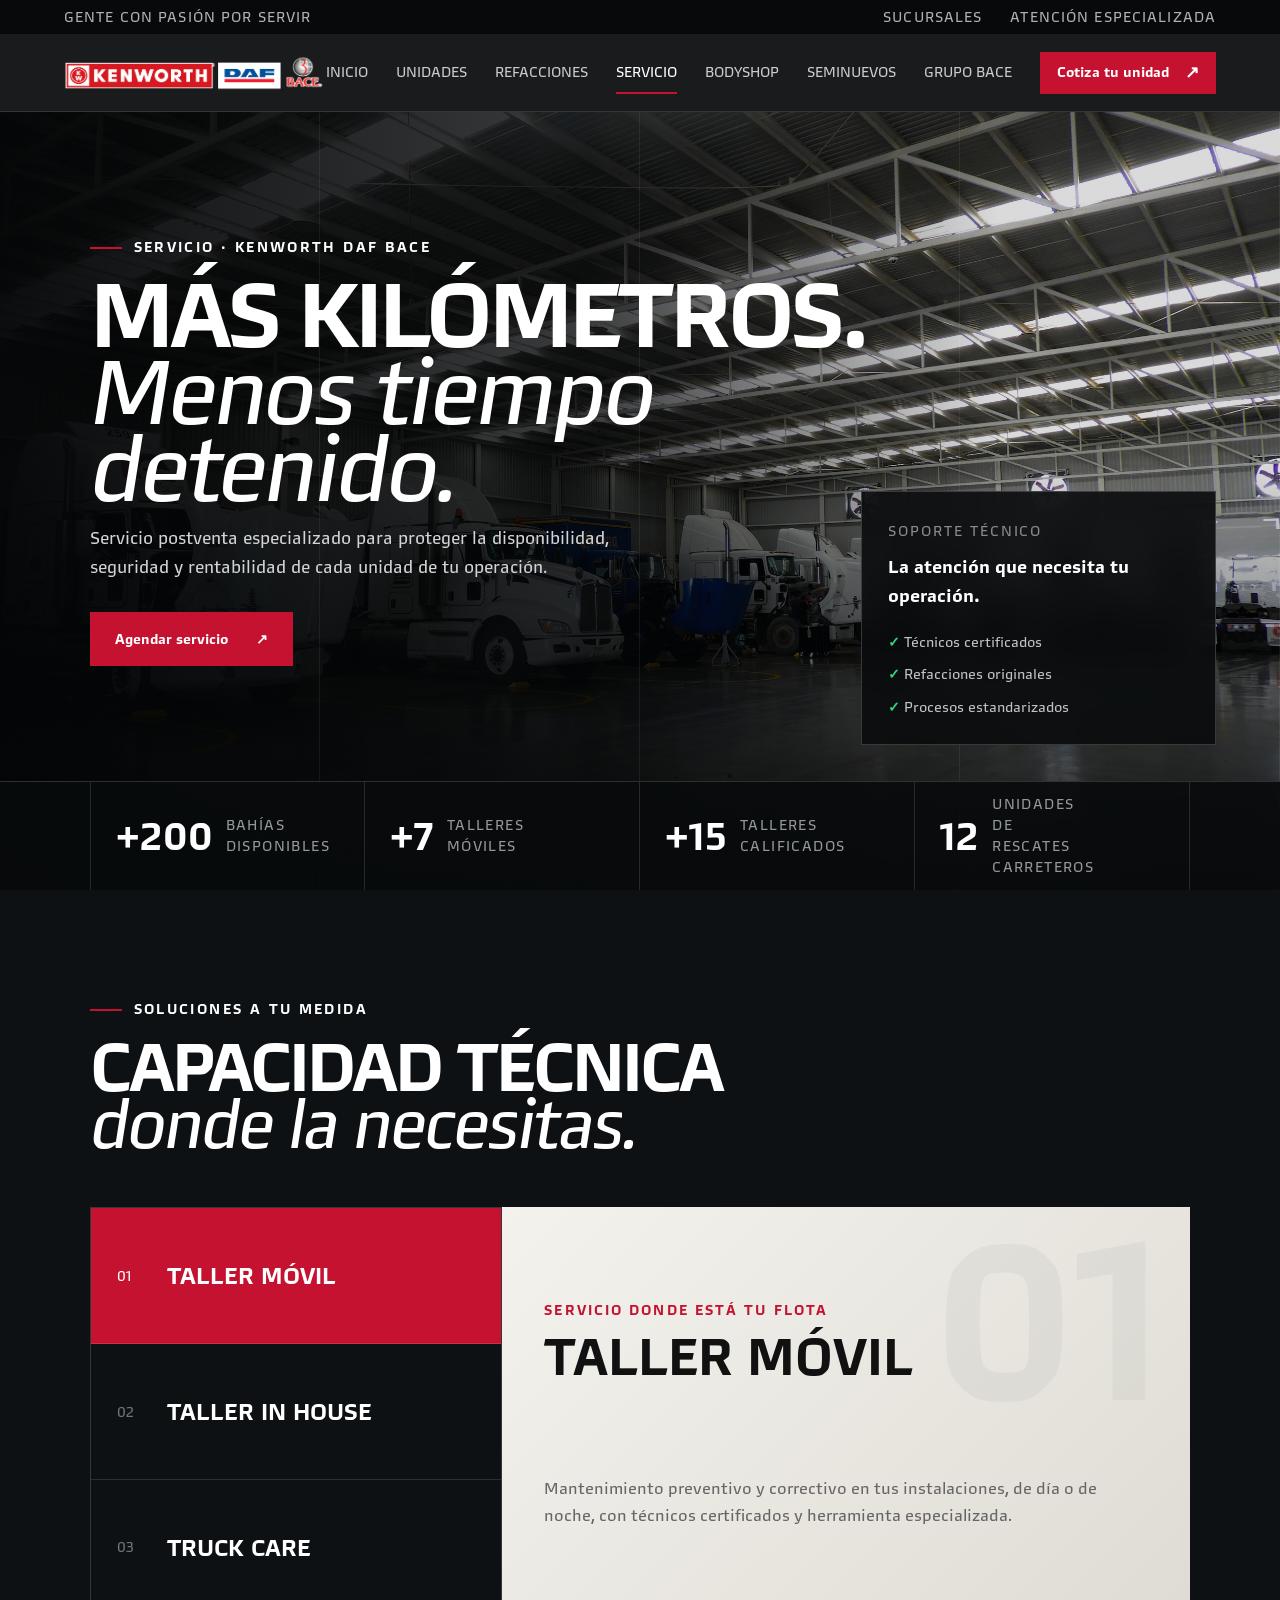
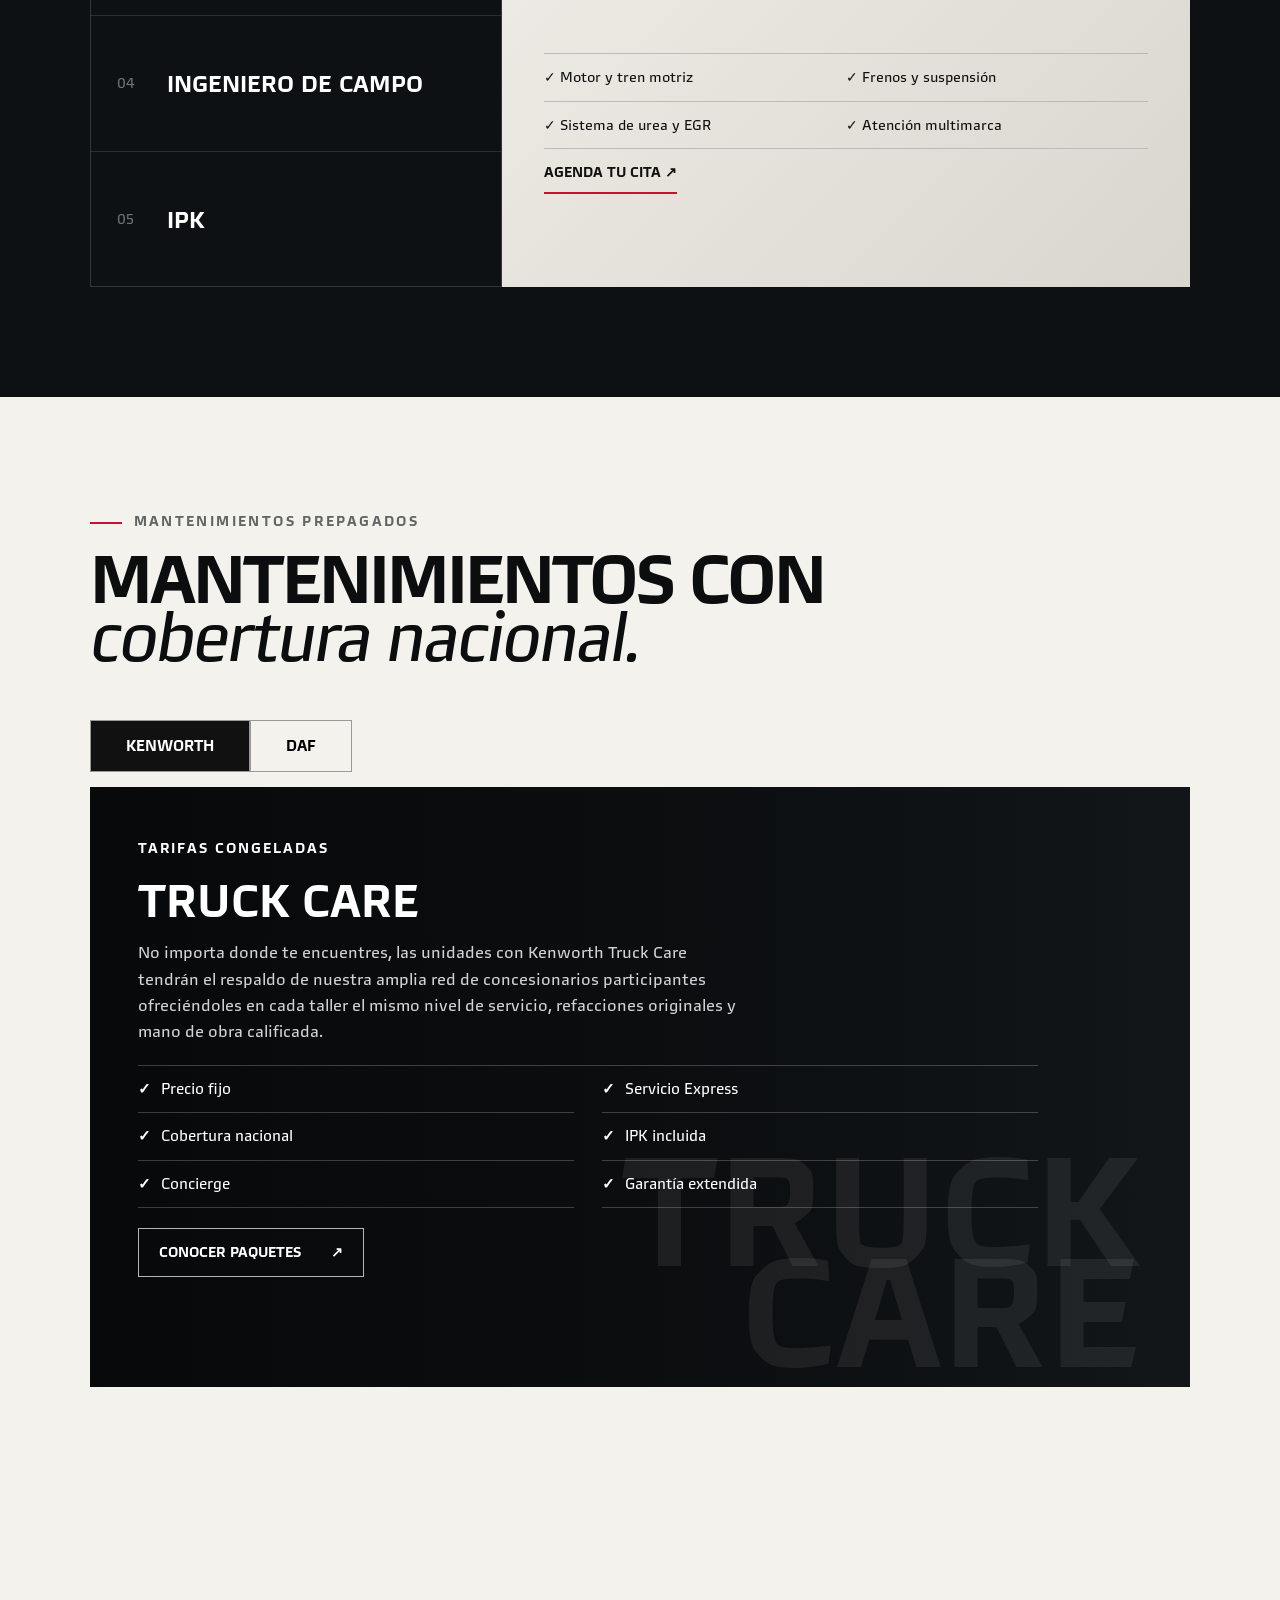
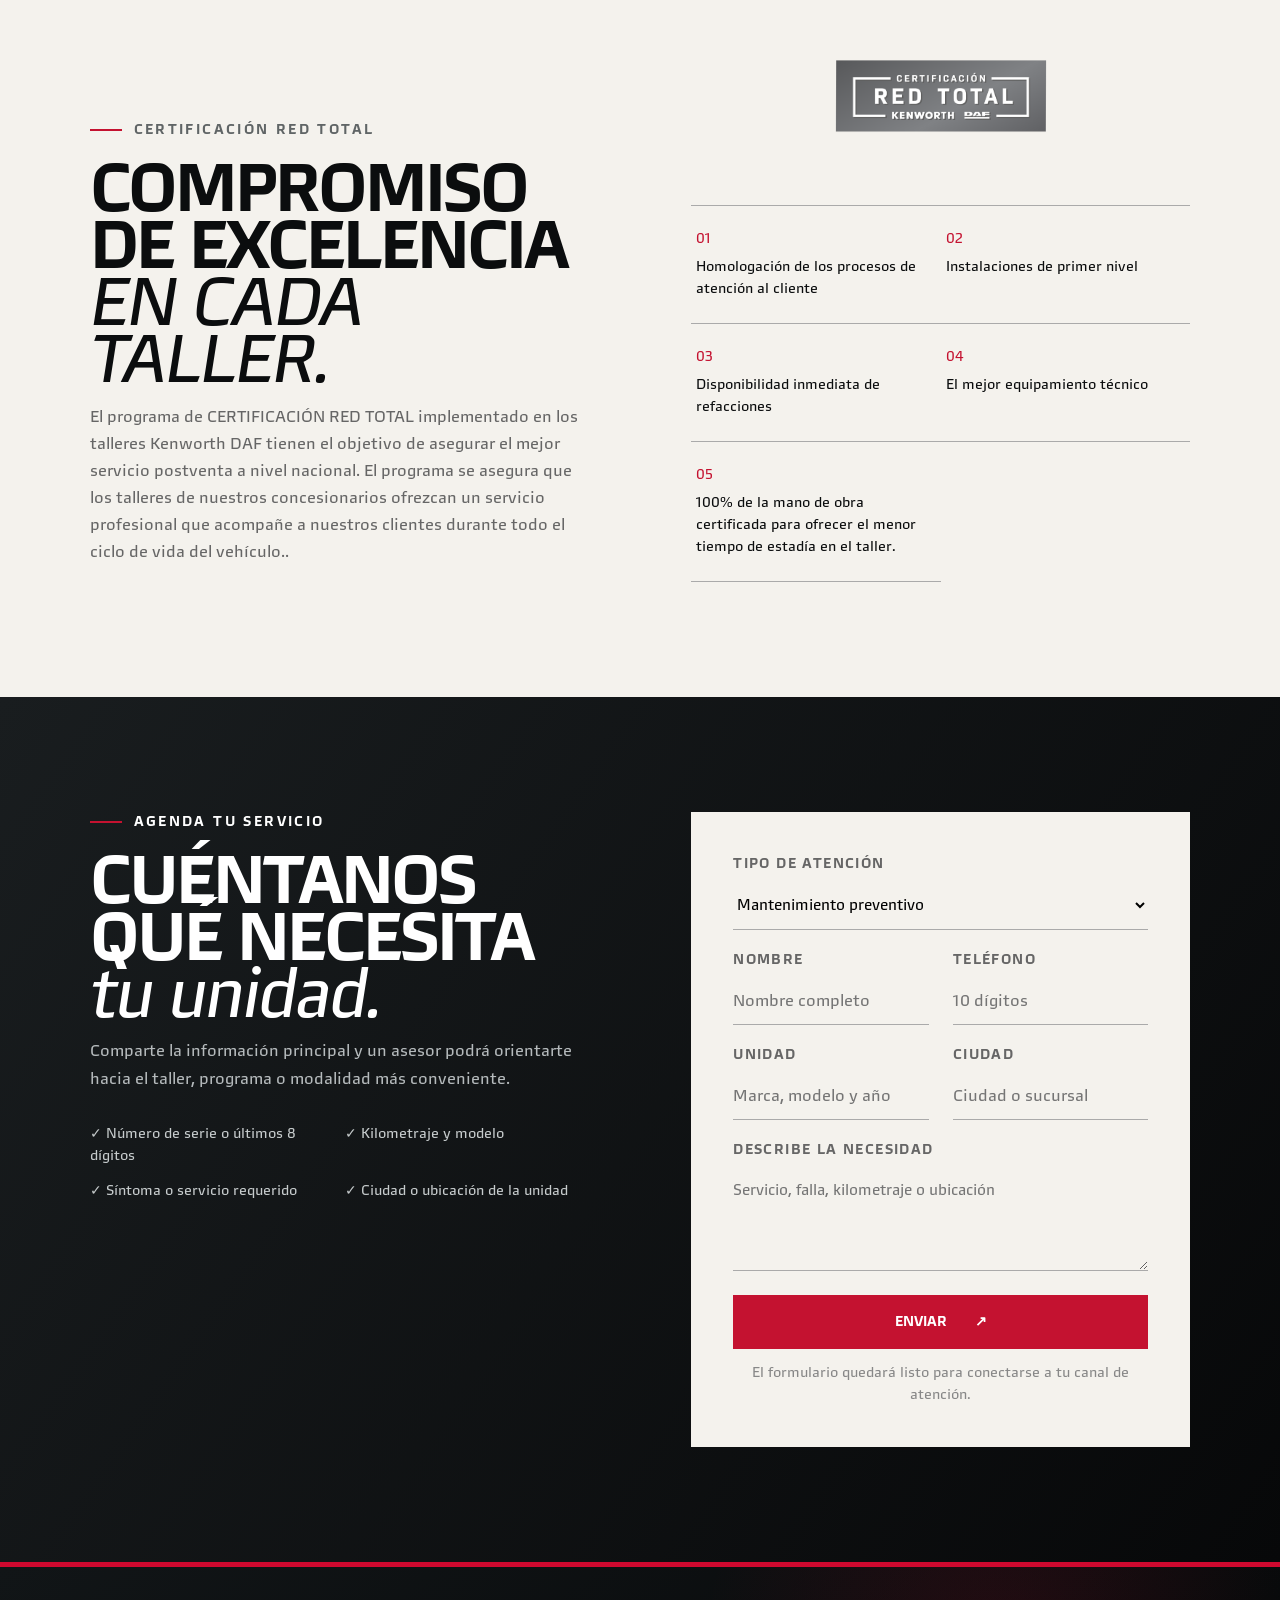
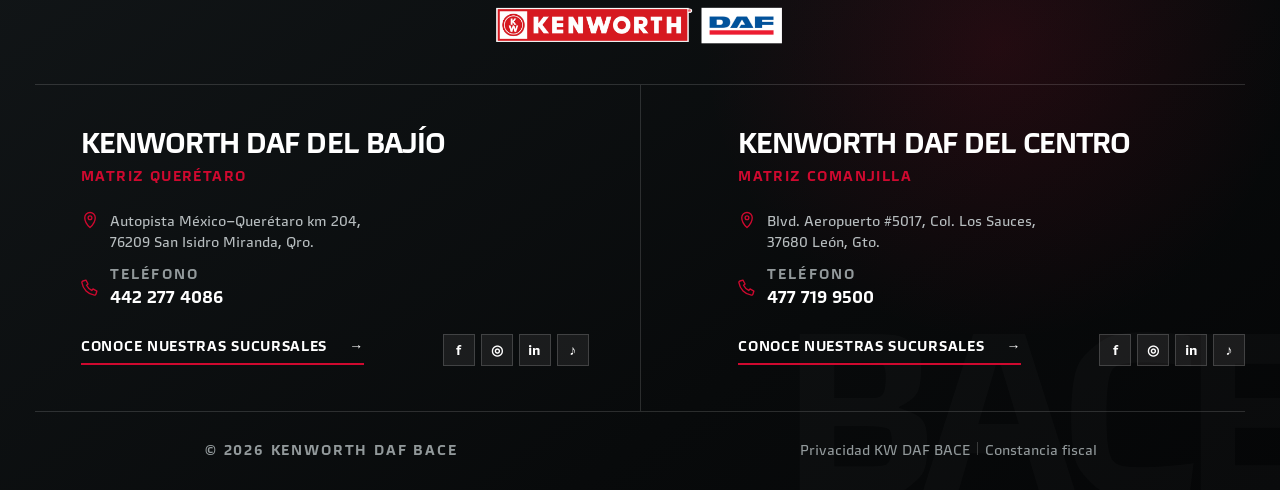
<file: servicio.html>
<!doctype html>

<html lang="es">
  <head>
    <!-- IDENTIDAD 20261016-03: fuente Kenworth integrada, sin fuentes secundarias; superficies claras #f4f2ed. -->
    <!-- IDENTIDAD VISUAL: fuente Kenworth local y beige #f4f2ed compartidos desde assets/css/global.css. -->
    <!--
 DEMO · KENWORTH DEL CENTRO
 Servicio: catálogo, programas por marca y solicitud local de cita.
 Estructura: global.css (base) → CSS de página → componentes compartidos.
 JS: main.js (utilidades), components/nav.js (menú) y script específico.
 Formularios de demostración: no existe servicio de recepción configurado.
 GitHub Pages: subir el CONTENIDO de esta carpeta a la raíz del repositorio;
 Settings → Pages → Deploy from a branch → main → / (root).
 Conservar exactamente los nombres de archivos, carpetas y recursos.
 No requiere npm, servidor de aplicaciones ni archivos nuevos.
-->
    <meta charset="utf-8" />
    <meta content="width=device-width,initial-scale=1" name="viewport" />
    <meta
      content="Servicio especializado Kenworth y DAF: mantenimiento, diagnóstico, Taller Móvil, Truck Care, DAF Multisupport y Rescate Carretero."
      name="description"
    />
    <title>Servicio | Kenworth DAF BACE</title>
    <!-- Icono de la pestaña del navegador -->
    <link
      href="assets/images/logos/LOGO BACE.png"
      rel="icon"
      type="image/png"
    />
    <link
      href="assets/images/logos/LOGO BACE.png"
      rel="shortcut icon"
      type="image/png"
    />
    <link href="assets/images/logos/LOGO BACE.png" rel="apple-touch-icon" />
    <link href="assets/css/global.css?v=20261016-03" rel="stylesheet" />
    <link href="assets/css/pages/servicio.css?v=20261016-03" rel="stylesheet" />
    <link href="assets/css/components/nav.css?v=20261016-03" rel="stylesheet" />
    <link
      href="assets/css/components/footer.css?v=20261016-03"
      rel="stylesheet"
    />
    <script defer="" src="assets/js/components/nav.js"></script>
    <script defer="True" src="assets/js/main.js"></script>
  </head>
  <body>
    <main>
      <div id="bace-nav"></div>
      <!-- BLOQUE: hero · contenido HTML; presentación en CSS y eventos en el script de esta página. -->
      <section class="hero" id="inicio">
        <div class="hero-image"></div>
        <div class="hero-shade"></div>
        <div class="hero-grid"></div>
        <div class="hero-copy">
          <p class="eyebrow">SERVICIO · KENWORTH DAF BACE</p>
          <h1>Más kilómetros.<em>Menos tiempo detenido.</em></h1>
          <p>
            Servicio postventa especializado para proteger la disponibilidad,
            seguridad y rentabilidad de cada unidad de tu operación.
          </p>
          <div class="actions">
            <a class="button red" href="#cita"
              >Agendar servicio <span>↗</span></a
            >
          </div>
        </div>
        <aside class="hero-card">
          <small>SOPORTE TÉCNICO</small
          ><strong>La atención que necesita tu operación.</strong>
          <div>
            <span><b>✓</b> Técnicos certificados</span
            ><span><b>✓</b> Refacciones originales</span
            ><span><b>✓</b> Procesos estandarizados</span>
          </div>
        </aside>
        <div class="hero-metrics">
          <div><b>+200</b><span>BAHÍAS DISPONIBLES</span></div>
          <div><b>+7</b><span>TALLERES MÓVILES</span></div>
          <div><b>+15</b><span>TALLERES CALIFICADOS</span></div>
          <div><b>12</b><span>UNIDADES DE RESCATES CARRETEROS</span></div>
        </div>
      </section>
      <!-- BLOQUE: servicios · contenido HTML; presentación en CSS y eventos en el script de esta página. -->
      <section class="service-section" id="servicios">
        <div class="section-head light reveal">
          <div>
            <p class="eyebrow">SOLUCIONES A TU MEDIDA</p>
            <h2>Capacidad técnica <em>donde la necesitas.</em></h2>
          </div>
        </div>
        <div class="service-layout">
          <div class="service-tabs" id="serviceTabs" role="tablist">
            <button class="active" data-service="movil" type="button">
              <span>01</span><b>Taller Móvil</b></button
            ><button data-service="inhouse" type="button">
              <span>02</span><b>Taller In House</b></button
            ><button data-service="truckcare" type="button">
              <span>03</span><b>Truck Care</b></button
            ><button data-service="campo" type="button">
              <span>04</span><b>Ingeniero de Campo</b></button
            ><button data-service="ipk" type="button">
              <span>05</span><b>IPK</b>
            </button>
          </div>
          <article
            aria-live="polite"
            class="service-stage"
            id="serviceStage"
          ></article>
        </div>
      </section>
      <!-- BLOQUE: programas · contenido HTML; presentación en CSS y eventos en el script de esta página. -->
      <section class="programs" id="programas">
        <div class="section-head reveal">
          <div>
            <p class="eyebrow dark">MANTENIMIENTOS PREPAGADOS</p>
            <h2>
              Mantenimientos con
              <em>cobertura nacional.</em>
            </h2>
          </div>
        </div>
        <div class="brand-switch">
          <button
            aria-pressed="true"
            class="active"
            data-service-brand="kenworth"
            type="button"
          >
            KENWORTH
          </button>
          <button aria-pressed="false" data-service-brand="daf" type="button">
            DAF
          </button>
        </div>
        <div aria-live="polite" id="serviceBrandProgram"></div>
      </section>
      <!-- BLOQUE: standards · contenido HTML; presentación en CSS y eventos en el script de esta página. -->
      <section class="standards">
        <div class="standards-copy reveal">
          <p class="eyebrow dark">CERTIFICACIÓN RED TOTAL</p>
          <h2>COMPROMISO DE EXCELENCIA <em>EN CADA TALLER.</em></h2>
          <p>
            El programa de CERTIFICACIÓN RED TOTAL implementado en los talleres
            Kenworth DAF tienen el objetivo de asegurar el mejor servicio
            postventa a nivel nacional. El programa se asegura que los talleres
            de nuestros concesionarios ofrezcan un servicio profesional que
            acompañe a nuestros clientes durante todo el ciclo de vida del
            vehículo..
          </p>
        </div>
        <div class="standards-right">
          <!-- Cambia esta ruta por la de tu logo -->
          <div class="standards-logo">
            <img
              alt="Certificación Red Total"
              decoding="async"
              loading="lazy"
              src="assets/images/logos/certificacion-red-total.png"
            />
          </div>
          <div class="standards-grid">
            <span
              ><b>01</b>Homologación de los procesos de atención al cliente
            </span>
            <span><b>02</b>Instalaciones de primer nivel </span>
            <span><b>03</b>Disponibilidad inmediata de refacciones</span>
            <span><b>04</b>El mejor equipamiento técnico</span>
            <span
              ><b>05</b>100% de la mano de obra certificada para ofrecer el
              menor tiempo de estadía en el taller.</span
            >
          </div>
        </div>
      </section>
      <!-- BLOQUE: cita · contenido HTML; presentación en CSS y eventos en el script de esta página. -->
      <section class="appointment" id="cita">
        <div class="appointment-copy reveal">
          <p class="eyebrow">AGENDA TU SERVICIO</p>
          <h2>Cuéntanos qué necesita <em>tu unidad.</em></h2>
          <p>
            Comparte la información principal y un asesor podrá orientarte hacia
            el taller, programa o modalidad más conveniente.
          </p>
          <div>
            <span>✓ Número de serie o últimos 8 dígitos</span
            ><span>✓ Kilometraje y modelo</span
            ><span>✓ Síntoma o servicio requerido</span
            ><span>✓ Ciudad o ubicación de la unidad</span>
          </div>
        </div>
        <form id="serviceAppointmentForm">
          <label
            >TIPO DE ATENCIÓN<select id="serviceAppointmentType">
              <option>Mantenimiento preventivo</option>
              <option>Diagnóstico o reparación</option>
              <option>Taller Móvil</option>
              <option>Taller In House</option>
              <option>Cita en Taller</option>
              <option>Rescate Carretero</option>
              <option>Pólizas de Mantenimiento</option>
            </select></label
          >
          <div class="field-row">
            <label
              >NOMBRE<input placeholder="Nombre completo" required="" /></label
            ><label
              >TELÉFONO<input placeholder="10 dígitos" required="" type="tel"
            /></label>
          </div>
          <div class="field-row">
            <label>UNIDAD<input placeholder="Marca, modelo y año" /></label
            ><label>CIUDAD<input placeholder="Ciudad o sucursal" /></label>
          </div>
          <label
            >DESCRIBE LA NECESIDAD<textarea
              placeholder="Servicio, falla, kilometraje o ubicación"
              rows="4"
            ></textarea></label
          ><button class="button red" type="submit">ENVIAR<span>↗</span></button
          ><small
            >El formulario quedará listo para conectarse a tu canal de
            atención.</small
          >
        </form>
      </section>
      <footer class="bace-footer" id="contacto">
        <div class="bace-footer__inner">
          <!-- Identidad superior -->
          <div class="bace-footer__top">
            <a
              aria-label="Volver al inicio de Kenworth DAF BACE"
              class="bace-footer__brand"
              href="#inicio"
            >
              <img
                alt="Kenworth DAF BACE"
                decoding="async"
                loading="lazy"
                src="assets/images/logos/KW-DAF.png"
              />
            </a>
          </div>
          <!-- Matrices -->
          <div class="bace-footer__locations">
            <!-- Kenworth DAF del Bajío -->
            <article class="bace-footer__location">
              <header class="bace-footer__location-header">
                <span class="bace-footer__location-number"></span>
                <div>
                  <h2>Kenworth DAF del Bajío</h2>
                  <h3>Matriz Querétaro</h3>
                </div>
              </header>
              <div class="bace-footer__contact-list">
                <a
                  class="bace-footer__contact"
                  href="https://maps.app.goo.gl/FrEAsvTGB62Cdirf7"
                  rel="noopener noreferrer"
                  target="_blank"
                >
                  <span aria-hidden="true" class="bace-footer__contact-icon">
                    <svg viewbox="0 0 24 24">
                      <path
                        d="M12 22s7-6.1 7-13a7 7 0 1 0-14 0c0 6.9 7 13 7 13Z"
                      ></path>
                      <circle cx="12" cy="9" r="2.5"></circle>
                    </svg>
                  </span>
                  <span>
                    Autopista México–Querétaro km 204,<br />
                    76209 San Isidro Miranda, Qro.
                  </span>
                </a>
                <a
                  class="bace-footer__contact bace-footer__phone"
                  href="tel:4422774086"
                >
                  <span aria-hidden="true" class="bace-footer__contact-icon">
                    <svg viewbox="0 0 24 24">
                      <path
                        d="M6.6 2.8 9.4 8l-2 1.7a15.1 15.1 0 0 0 6.9 6.9l1.7-2
                     5.2 2.8-1.2 4a2 2 0 0 1-2.2 1.4C9.4 21.6
                     2.4 14.6 1.2 6.2A2 2 0 0 1 2.6 4l4-1.2Z"
                      ></path>
                    </svg>
                  </span>
                  <span>
                    <small>Teléfono</small>
                    <strong>442 277 4086</strong>
                  </span>
                </a>
              </div>
              <div class="bace-footer__location-bottom">
                <a
                  class="bace-footer__branches"
                  href="https://kwbace.com.mx/kenworth-grupo-bace/#Localizar"
                >
                  <span>Conoce nuestras sucursales</span>
                  <b aria-hidden="true">→</b>
                </a>
                <nav
                  aria-label="Redes sociales de Kenworth DAF del Bajío"
                  class="bace-footer__social"
                >
                  <a
                    aria-label="Facebook Kenworth DAF del Bajío"
                    href="https://www.facebook.com/KWBajio"
                    rel="noopener noreferrer"
                    target="_blank"
                  >
                    f
                  </a>
                  <a
                    aria-label="Instagram Kenworth DAF del Bajío"
                    href="https://www.instagram.com/kenworthbajiobace/"
                    rel="noopener noreferrer"
                    target="_blank"
                  >
                    ◎
                  </a>
                  <a
                    aria-label="LinkedIn Kenworth DAF del Bajío"
                    href="https://www.linkedin.com/company/kenworth-del-baj%C3%ADo-bace/"
                    rel="noopener noreferrer"
                    target="_blank"
                  >
                    in
                  </a>
                  <a
                    aria-label="TikTok Kenworth DAF del Bajío"
                    href="https://www.tiktok.com/@kenworthbajio"
                    rel="noopener noreferrer"
                    target="_blank"
                  >
                    ♪
                  </a>
                </nav>
              </div>
            </article>
            <!-- Kenworth DAF del Centro -->
            <article class="bace-footer__location">
              <header class="bace-footer__location-header">
                <span class="bace-footer__location-number"></span>
                <div>
                  <h2>Kenworth DAF del Centro</h2>
                  <h3>Matriz Comanjilla</h3>
                </div>
              </header>
              <div class="bace-footer__contact-list">
                <a
                  class="bace-footer__contact"
                  href="https://maps.app.goo.gl/1gCTYLroUXHg9qKe7"
                  rel="noopener noreferrer"
                  target="_blank"
                >
                  <span aria-hidden="true" class="bace-footer__contact-icon">
                    <svg viewbox="0 0 24 24">
                      <path
                        d="M12 22s7-6.1 7-13a7 7 0 1 0-14 0c0 6.9 7 13 7 13Z"
                      ></path>
                      <circle cx="12" cy="9" r="2.5"></circle>
                    </svg>
                  </span>
                  <span>
                    Blvd. Aeropuerto #5017, Col. Los Sauces,<br />
                    37680 León, Gto.
                  </span>
                </a>
                <a
                  class="bace-footer__contact bace-footer__phone"
                  href="tel:4777199500"
                >
                  <span aria-hidden="true" class="bace-footer__contact-icon">
                    <svg viewbox="0 0 24 24">
                      <path
                        d="M6.6 2.8 9.4 8l-2 1.7a15.1 15.1 0 0 0 6.9 6.9l1.7-2
                     5.2 2.8-1.2 4a2 2 0 0 1-2.2 1.4C9.4 21.6
                     2.4 14.6 1.2 6.2A2 2 0 0 1 2.6 4l4-1.2Z"
                      ></path>
                    </svg>
                  </span>
                  <span>
                    <small>Teléfono</small>
                    <strong>477 719 9500</strong>
                  </span>
                </a>
              </div>
              <div class="bace-footer__location-bottom">
                <a
                  class="bace-footer__branches"
                  href="https://kwbace.com.mx/kenworth-grupo-bace/#sucursales"
                >
                  <span>Conoce nuestras sucursales</span>
                  <b aria-hidden="true">→</b>
                </a>
                <nav
                  aria-label="Redes sociales de Kenworth DAF del Centro"
                  class="bace-footer__social"
                >
                  <a
                    aria-label="Facebook Kenworth DAF del Centro"
                    href="https://www.facebook.com/KWCBACE/"
                    rel="noopener noreferrer"
                    target="_blank"
                  >
                    f
                  </a>
                  <a
                    aria-label="Instagram Kenworth DAF del Centro"
                    href="https://www.instagram.com/kenworthdelcentro/"
                    rel="noopener noreferrer"
                    target="_blank"
                  >
                    ◎
                  </a>
                  <a
                    aria-label="LinkedIn Kenworth DAF del Centro"
                    href="https://www.linkedin.com/company/kenworthdelcentrobace/"
                    rel="noopener noreferrer"
                    target="_blank"
                  >
                    in
                  </a>
                  <a
                    aria-label="TikTok Kenworth DAF del Centro"
                    href="https://www.tiktok.com/@kwcentrobace"
                    rel="noopener noreferrer"
                    target="_blank"
                  >
                    ♪
                  </a>
                </nav>
              </div>
            </article>
          </div>
          <!-- Franja inferior -->
          <div class="bace-footer__bottom">
            <!--
      <a
        class="bace-footer__jobs"
        href="https://kwbace.com.mx/bolsa-de-trabajo-kw/"
      >
        <span>Bolsa de trabajo</span>
        <b aria-hidden="true">↗</b>
      </a> -->
            <p class="bace-footer__copyright">
              © <span id="baceFooterYear">2026</span>
              KENWORTH DAF BACE
            </p>
            <nav aria-label="Información legal" class="bace-footer__legal">
              <a
                href="https://kwbace.com.mx/wp-content/uploads/2024/07/NUEVO-AVISO-DE-PRIVACIDAD-KW-CENTRO-JULIO-2024.pdf"
                rel="noopener noreferrer"
                target="_blank"
              >
                Privacidad KW DAF BACE
              </a>
              <a
                href="https://kwbace.com.mx/wp-content/uploads/2023/12/Constancia-Situacion-Fiscal.pdf"
                rel="noopener noreferrer"
                target="_blank"
              >
                Constancia fiscal
              </a>
            </nav>
          </div>
        </div>
      </footer>
    </main>
    <script src="assets/js/pages/servicio.js"></script>
  </body>
</html>
</file>
<file: assets/css/global.css>
/* IDENTIDAD COMPARTIDA · KENWORTH DEL CENTRO
   Las siete páginas cargan la misma fuente local que index.html.
   El beige #f4f2ed es la superficie clara única del sitio.
   Blanco en textos, logotipos y estados de contraste se conserva. */
@font-face {
  font-family: "Kenworth Sans";
  src:
    url("[data-uri]")
      format("truetype"),
    url("../fonts/kenworth/KenworthSans-Regular.ttf") format("truetype");
  font-weight: 400;
  font-style: normal;
  font-display: swap;
}
@font-face {
  font-family: "Kenworth Sans";
  src:
    url("[data-uri]")
      format("truetype"),
    url("../fonts/kenworth/KenworthSans-Bold.ttf") format("truetype");
  font-weight: 700;
  font-style: normal;
  font-display: swap;
}
@font-face {
  font-family: "Kenworth Sans";
  src:
    url("[data-uri]")
      format("truetype"),
    url("../fonts/kenworth/KenworthSans-Italic.ttf") format("truetype");
  font-weight: 400;
  font-style: italic;
  font-display: swap;
}
:root {
  --fuente-kenworth: "Kenworth Sans", Arial, Helvetica, sans-serif;
  --superficie-beige: #f4f2ed;
}
html,
body,
button,
input,
select,
textarea {
  font-family: var(--fuente-kenworth) !important;
}

/* global.css · DEMO KENWORTH DEL CENTRO
   Estilos activos: se conservaron estados dinámicos, pseudoelementos y media queries.
   Texto auxiliar mínimo: 14px; textos de captura: 16px.
   Mantener el orden de la cascada. Menú y footer se gestionan en components/. */
/* KENWORTH DEL CENTRO · BASE COMPARTIDA DEL DEMO
   Se carga antes de los estilos de página y de los componentes.
   Responsabilidades: accesibilidad, lectura, controles y recursos ausentes.
   Los colores y la composición se conservan en las hojas de cada página. */
*,
*::before,
*::after {
  box-sizing: border-box;
}
html {
  scroll-behavior: smooth;
  -webkit-text-size-adjust: 100%;
}
body {
  margin: 0;
  font-size: 16px;
  line-height: 1.6;
}
[hidden] {
  display: none !important;
}
img,
video,
canvas {
  max-width: 100%;
}
button,
input,
select,
textarea {
  font: inherit;
}
button,
a,
input,
select,
textarea {
  touch-action: manipulation;
}
input,
select,
textarea {
  font-size: 16px;
  max-width: 100%;
}
p {
  line-height: 1.65;
}
:where(h1, h2, h3, p, label, a) {
  overflow-wrap: break-word;
}
:where(section[id], footer[id]) {
  scroll-margin-top: 100px;
}
a:focus-visible,
button:focus-visible,
input:focus-visible,
select:focus-visible,
textarea:focus-visible,
[tabindex]:focus-visible {
  outline: 3px solid #1686ca;
  outline-offset: 4px;
}
/* Ausencias reales del paquete: no se inventan fotografías ni se cambian rutas. */
.demo-asset-placeholder {
  display: flex;
  align-items: center;
  justify-content: center;
  width: 100%;
  min-height: 100px;
  padding: 18px;
  background: #192127;
  color: #dce3e8;
  font:
    15px/1.5 Arial,
    sans-serif;
  text-align: center;
  overflow-wrap: anywhere;
}
.demo-asset-placeholder--logo {
  min-height: 42px;
  padding: 8px;
}
/* El contenido mantiene su ancho en móviles y permite leer palabras largas. */
main,
main > section,
main article,
main aside {
  min-width: 0;
}
@media (max-width: 700px) {
  input,
  select,
  textarea {
    min-height: 44px;
  }
  button {
    min-height: 40px;
  }
}
/* Accesibilidad: no iniciar desplazamientos o animaciones continuas si se pidieron menos. */
@media (prefers-reduced-motion: reduce) {
  html {
    scroll-behavior: auto;
  }
  *,
  *::before,
  *::after {
    animation-duration: 0.01ms !important;
    animation-iteration-count: 1 !important;
    transition-duration: 0.01ms !important;
    scroll-behavior: auto !important;
  }
}

/* small no hereda el 83% predeterminado del navegador sobre texto de 14px. */
small {
  font-size: 0.875rem;
}
input:not([type="checkbox"]):not([type="radio"]):not([type="range"]),
select,
textarea {
  font-size: max(1rem, 1em);
}

/* CORRECCIÓN DE IDENTIDAD · EDICIÓN 2026-10-16-03
   La familia se aplica a cada elemento: títulos, cursivas, etiquetas y tarjetas.
   Evita que las familias anteriores (Georgia, Barlow, DM Sans o DM Mono)
   sustituyan a Kenworth. Las variantes regular, negrita y cursiva están integradas
   en este CSS para funcionar aunque la carpeta de fuentes no se haya copiado.
   La variable del beige es única para fondos claros de las siete páginas. */
html,
body,
body *,
body *::before,
body *::after {
  font-family: "Kenworth Sans", Arial, Helvetica, sans-serif !important;
}
</file>
<file: assets/css/pages/bace.css>
/* IDENTIDAD UNIFICADA: fuente local Kenworth Sans y superficies claras #f4f2ed.
   Configuración central: assets/css/global.css. Se respetan textos blancos sobre fondos oscuros. */
/* bace.css · DEMO KENWORTH DEL CENTRO
   Estilos activos: se conservaron estados dinámicos, pseudoelementos y media queries.
   Texto auxiliar mínimo: 14px; textos de captura: 16px.
   Mantener el orden de la cascada. Menú y footer se gestionan en components/. */
:root {
  --red: #d51030;
  --ink: #090b0d;
  --paper: var(--superficie-beige);
  --line: #d4d0c7;
  --gray: #6a7173;
}
* {
  box-sizing: border-box;
}
html {
  scroll-behavior: smooth;
}
body {
  margin: 0;
  background: var(--paper);
  color: var(--ink);
  font-family: var(--fuente-kenworth);
}
a {
  text-decoration: none;
  color: inherit;
}
button {
  font: inherit;
  cursor: pointer;
}
h1,
h2,
h3 {
  margin: 0;
  font-family: var(--fuente-kenworth);
  text-transform: uppercase;
  line-height: 0.9;
}
em {
  display: block;
  font-family: var(--fuente-kenworth);
  text-transform: none;
  font-weight: 400;
}
.topbar {
  height: 30px;
  padding: 0 5vw;
  background: #050607;
  color: #7f8789;
  display: flex;
  align-items: center;
  justify-content: space-between;
  font: 500 14px var(--fuente-kenworth);
  letter-spacing: 1.5px;
}
header {
  height: 74px;
  padding: 0 5vw;
  background: #0b0e0f;
  color: white;
  display: flex;
  align-items: center;
  position: sticky;
  top: 0;
  z-index: 50;
  border-bottom: 1px solid #ffffff1b;
}
.brand {
  display: flex;
  align-items: center;
  gap: 8px;
  margin-right: auto;
}
.brand > b {
  background: var(--red);
  padding: 7px 9px;
  transform: skew(-8deg);
  font: 800 italic 16px var(--fuente-kenworth);
}
.brand strong {
  font: 800 27px var(--fuente-kenworth);
}
.brand small {
  font: 500 14px var(--fuente-kenworth);
  letter-spacing: 2px;
  color: #8d9596;
  border-left: 1px solid #ffffff30;
  padding-left: 10px;
}
header nav {
  display: flex;
  gap: 27px;
  font-size: 14px;
  color: #bcc2c3;
}
.cta {
  margin-left: 30px;
  background: var(--red);
  padding: 13px 17px;
  text-transform: uppercase;
  font-size: 14px;
  font-weight: 700;
}
.cta i {
  margin-left: 22px;
}
.menu {
  display: none;
  border: 0;
  background: none;
  color: white;
  font-size: 22px;
}
.hero {
  height: 780px;
  position: relative;
  overflow: hidden;
  background: #0b0e0f;
  color: white;
}
.hero > img {
  position: absolute;
  inset: 0;
  width: 100%;
  height: 100%;
  object-fit: cover;
}
.heroShade {
  position: absolute;
  inset: 0;
  background:
    linear-gradient(90deg, #080a0bf5 0%, #080a0bd5 39%, transparent 75%),
    linear-gradient(0deg, #080a0bdc, transparent 50%);
}
.heroGrid {
  position: absolute;
  inset: 0;
  background-image:
    linear-gradient(rgba(244, 242, 237, 0.0431) 1px, transparent 1px),
    linear-gradient(90deg, rgba(244, 242, 237, 0.0431) 1px, transparent 1px);
  background-size: 72px 72px;
  mask-image: linear-gradient(90deg, #000, transparent 70%);
}
.heroCopy {
  position: relative;
  z-index: 3;
  padding: 95px 6vw;
  width: 68%;
}
.eyebrow {
  display: flex;
  align-items: center;
  gap: 13px;
  font: 500 14px var(--fuente-kenworth);
  letter-spacing: 1.3px;
  color: #bbc1c2;
}
.eyebrow > span {
  color: #ff4f68;
}
.eyebrow > i {
  width: 40px;
  height: 1px;
  background: rgba(244, 242, 237, 0.2941);
}
.eyebrow p {
  margin: 0;
  line-height: 1.6;
}
.hero h1 {
  font-size: max(0.875rem, clamp(76px, 8vw, 126px));
  letter-spacing: -3px;
  margin: 30px 0;
}
.hero h1 em {
  color: #f5f0e8;
}
.heroCopy > p {
  max-width: 550px;
  color: #bcc3c4;
  line-height: 1.75;
}
.heroActions {
  display: flex;
  gap: 10px;
  margin-top: 34px;
}
.heroActions a {
  padding: 16px 19px;
  border: 1px solid #ffffff4a;
  text-transform: uppercase;
  font-size: 14px;
  font-weight: 700;
}
.heroActions a:first-child {
  min-width: 210px;
  background: var(--red);
  border-color: var(--red);
  display: flex;
  justify-content: space-between;
}
.heroFoot {
  position: absolute;
  z-index: 4;
  left: 6vw;
  bottom: 27px;
  display: flex;
}
.heroFoot > div {
  padding: 0 30px;
  border-left: 1px solid #ffffff32;
}
.heroFoot > div:first-child {
  padding-left: 0;
  border: 0;
}
.heroFoot b {
  display: block;
  font: 700 27px var(--fuente-kenworth);
}
.heroFoot span {
  font: 400 14px var(--fuente-kenworth);
  color: #8f9899;
}
.hero aside {
  position: absolute;
  z-index: 4;
  right: 5vw;
  bottom: 75px;
  width: 300px;
  padding: 27px;
  background: var(--superficie-beige);
  color: #111;
}
.hero aside small {
  font: 500 14px var(--fuente-kenworth);
  color: var(--red);
}
.hero aside p {
  font: 700 26px var(--fuente-kenworth);
  text-transform: uppercase;
  line-height: 1.05;
}
.hero aside span {
  display: block;
  border-top: 1px solid #ccc;
  padding-top: 15px;
  font: 500 14px var(--fuente-kenworth);
}
.historyHead > span,
.networkCopy > span,
.closing > span {
  font: 500 14px var(--fuente-kenworth);
  letter-spacing: 1.4px;
  color: var(--red);
}
.historyHead h2,
.networkCopy h2,
.closing h2 {
  font-size: max(0.875rem, clamp(58px, 6vw, 92px));
}
.gps {
  padding: 120px 6vw;
  background: #101415;
  color: white;
}
.bacer {
  padding: 100px 6vw;
  display: grid;
  grid-template-columns: 1fr 1fr;
  gap: 80px;
  align-items: center;
}
.bacer > div:last-child > small {
  font: 500 14px var(--fuente-kenworth);
  color: var(--red);
}
.bacer h2 {
  font-size: max(0.875rem, clamp(55px, 5.5vw, 84px));
  margin: 18px 0;
}
.bacer > div:last-child > p {
  color: var(--gray);
  line-height: 1.8;
}
.traits {
  display: flex;
  flex-wrap: wrap;
  gap: 8px;
  margin-top: 25px;
}
.traits span {
  border: 1px solid #aaa;
  padding: 9px 12px;
  font-size: 14px;
  text-transform: uppercase;
}
.history {
  padding: 120px 6vw;
  background: #dedbd3;
}
.historyHead {
  max-width: 1000px;
}
.years {
  display: flex;
  margin-top: 55px;
  border-bottom: 1px solid #aaa;
  overflow: auto;
}
.years button {
  padding: 17px 28px;
  border: 0;
  background: transparent;
  font: 600 14px var(--fuente-kenworth);
  color: #7b8283;
  border-bottom: 3px solid transparent;
}
.years button.active {
  color: var(--red);
  border-color: var(--red);
}
.historyCard {
  margin-top: 35px;
  background: var(--superficie-beige);
  min-height: 330px;
  display: grid;
  grid-template-columns: 0.6fr 1fr 80px;
  align-items: center;
}
.historyCard > b {
  font: 700 clamp(90px, 13vw, 190px) var(--fuente-kenworth);
  color: #e0ded8;
  text-align: center;
}
.historyCard > div {
  padding: 35px;
  border-left: 1px solid #ddd;
}
.historyCard small {
  font: 500 14px var(--fuente-kenworth);
  color: var(--red);
}
.historyCard h3 {
  font-size: 54px;
  margin: 14px 0;
}
.historyCard p {
  max-width: 620px;
  color: var(--gray);
  line-height: 1.7;
}
.historyCard > span {
  align-self: start;
  margin: 25px;
  font: 500 14px var(--fuente-kenworth);
  color: #999;
}
.ai {
  padding: 120px 6vw;
  background: #070a0c;
  color: white;
  position: relative;
  overflow: hidden;
}
.pin {
  position: absolute;
  color: white;
  font: 500 14px var(--fuente-kenworth);
  letter-spacing: 1px;
}
.pin i {
  display: block;
  width: 10px;
  height: 10px;
  border-radius: 50%;
  background: var(--red);
  box-shadow: 0 0 0 7px #d5103030;
  margin-bottom: 8px;
}
.p0 {
  left: 35%;
  top: 25%;
}
.p1 {
  left: 52%;
  top: 14%;
}
.p2 {
  left: 48%;
  top: 48%;
}
.p3 {
  left: 67%;
  top: 55%;
}
.p4 {
  left: 70%;
  top: 28%;
}
.networkCopy {
  padding: 100px 7vw;
  display: flex;
  flex-direction: column;
  justify-content: center;
}
.networkCopy > p {
  color: var(--gray);
  line-height: 1.75;
}
.networkButtons {
  display: flex;
  gap: 9px;
  margin: 25px 0;
}
.networkButtons a {
  padding: 14px 16px;
  border: 1px solid #aaa;
  font-size: 14px;
  font-weight: 700;
  text-transform: uppercase;
}
.networkButtons a:first-child {
  background: var(--red);
  color: white;
  border-color: var(--red);
}
.matrix {
  display: grid;
  grid-template-columns: 1fr 1fr;
  border-top: 1px solid #aaa;
}
.matrix div {
  padding: 20px 10px 0 0;
}
.matrix small {
  font: 500 14px var(--fuente-kenworth);
  color: var(--red);
}
.matrix b,
.matrix span {
  display: block;
}
.matrix b {
  font: 700 22px var(--fuente-kenworth);
  text-transform: uppercase;
  margin: 8px 0;
}
.matrix span {
  font-size: 14px;
  color: #777;
}
.closing {
  padding: 110px 7vw;
  background: var(--red);
  color: white;
  text-align: center;
}
.closing > span {
  color: #ffd3da;
}
.closing h2 {
  max-width: 1100px;
  margin: 20px auto;
}
.closing a {
  display: inline-block;
  margin-top: 25px;
  background: var(--superficie-beige);
  color: #111;
  padding: 15px 18px;
  font-size: 14px;
  font-weight: 700;
  text-transform: uppercase;
}
footer {
  padding: 45px 5vw;
  background: #060809;
  color: white;
  display: grid;
  grid-template-columns: auto 1fr auto;
  gap: 45px;
  align-items: center;
  font-size: 14px;
}
footer .brand {
  margin: 0;
}
footer > p {
  color: #7a8283;
}
footer nav {
  display: flex;
  gap: 20px;
}
footer > small {
  grid-column: 1/-1;
  border-top: 1px solid #ffffff18;
  padding-top: 20px;
  color: #606768;
}
/* =====================================================
   LOGOTIPO HEADER CULTURA BACE
===================================================== */

/* =====================================================
   FOOTER CULTURA BACE
===================================================== */

/* Navegación */

/* Parte inferior */

/* =====================================================
   SECCIÓN RED BACE
===================================================== */

.network {
  width: 100%;
  min-height: 820px;
  display: grid;
  grid-template-columns: 1fr 1fr;
  background: var(--superficie-beige);
}

/* Columna oscura */

.networkMap {
  position: relative;
  min-width: 0;
  min-height: 820px;
  display: grid;
  place-items: center;
  overflow: hidden;
  isolation: isolate;
  background:
    radial-gradient(
      circle at 52% 52%,
      rgba(196, 18, 48, 0.16),
      transparent 34%
    ),
    #131819;
}

.networkMap::before {
  content: "";
  position: absolute;
  z-index: -1;
  inset: 0;
  pointer-events: none;
  opacity: 0.15;
  background:
    linear-gradient(rgba(244, 242, 237, 0.06) 1px, transparent 1px),
    linear-gradient(90deg, rgba(244, 242, 237, 0.06) 1px, transparent 1px);
  background-size: 90px 90px;
}

.networkMap::after {
  content: "";
  position: absolute;
  z-index: -1;
  width: 55%;
  aspect-ratio: 1;
  border-radius: 50%;
  background: rgba(196, 18, 48, 0.12);
  filter: blur(100px);
  pointer-events: none;
}

/* Contenedor del mapa */

.mexicoMapVisual {
  position: relative;
  width: min(96%, 920px);
  aspect-ratio: 2400 / 1611;
  transform: translateY(8px);
}

.mexicoMapImage {
  position: absolute;
  inset: 0;
  z-index: 1;
  width: 100%;
  height: 100%;
  display: block;
  object-fit: contain;
  opacity: 0.78;
  filter: saturate(0.94) drop-shadow(0 30px 45px rgba(0, 0, 0, 0.5));
  transition:
    opacity 300ms ease,
    transform 600ms ease;
}

.networkMap:hover .mexicoMapImage {
  opacity: 0.82;
  transform: scale(1.015);
}

/* =====================================================
   MARCADORES DEL MAPA
===================================================== */

.networkMap .pin {
  position: absolute;
  z-index: 5;
  width: 13px;
  height: 13px;
  display: block;
  transform: translate(-50%, -50%);
  overflow: visible;
}

.networkMap .pin i {
  position: absolute;
  inset: 0;
  width: 13px;
  height: 13px;
  display: block;
  border: 2px solid #fff;
  border-radius: 50%;
  background: #ed153c;
  box-shadow:
    0 0 0 7px rgba(237, 21, 60, 0.18),
    0 0 23px rgba(237, 21, 60, 0.8);
}

.networkMap .pin i::after {
  content: "";
  position: absolute;
  inset: -10px;
  border: 1px solid rgba(237, 21, 60, 0.7);
  border-radius: 50%;
  animation: baceMapPulse 2.4s ease-out infinite;
}

.networkMap .pin strong {
  position: absolute;
  width: max-content;
  min-width: max-content;
  padding: 7px 10px;
  display: block;
  border-left: 2px solid #ed153c;
  background: rgba(8, 10, 11, 0.9);
  color: #fff;
  font: 500 14px var(--fuente-kenworth);
  line-height: 1;
  letter-spacing: 0.04em;
  white-space: nowrap;
  box-shadow: 0 7px 18px rgba(0, 0, 0, 0.24);
  backdrop-filter: blur(9px);
}

/* Posición de cada estado */
/* Aguascalientes */

.networkMap .p0 {
  top: 50%;
  left: 42.5%;
}

.networkMap .p0 strong {
  top: 19px;
  right: 5px;
}

/* Zacatecas */

.networkMap .p1 {
  top: 42%;
  left: 42%;
}

.networkMap .p1 strong {
  right: -8px;
  bottom: 21px;
}

/* Guanajuato */

.networkMap .p2 {
  top: 57%;
  left: 48.5%;
}

.networkMap .p2 strong {
  top: 18px;
  right: 9px;
}

/* Querétaro */

.networkMap .p3 {
  top: 59%;
  left: 53.5%;
}

.networkMap .p3 strong {
  top: 13px;
  left: 20px;
}

/* San Luis Potosí */

.networkMap .p4 {
  top: 48%;
  left: 52.5%;
}

.networkMap .p4 strong {
  left: 20px;
  bottom: 8px;
}

/* Diferentes tiempos para que no pulsen juntos */

.networkMap .p1 i::after {
  animation-delay: 0.35s;
}

.networkMap .p2 i::after {
  animation-delay: 0.7s;
}

.networkMap .p3 i::after {
  animation-delay: 1.05s;
}

.networkMap .p4 i::after {
  animation-delay: 1.4s;
}

/* =====================================================
   BACER IA + AI LEAN
===================================================== */

.bace-technology {
  position: relative;
  min-height: 720px;
  padding: 90px 5vw 0;
  display: grid;
  grid-template-columns:
    minmax(390px, 0.95fr)
    minmax(500px, 1.15fr)
    minmax(260px, 0.55fr);
  gap: clamp(35px, 4vw, 75px);
  align-items: center;
  overflow: hidden;
  isolation: isolate;
  background:
    radial-gradient(circle at 88% 45%, rgba(87, 10, 24, 0.34), transparent 34%),
    linear-gradient(110deg, #070a0b 0%, #090c0d 58%, #21090e 100%);
  color: #fff;
}

/* Líneas decorativas */

.bace-technology::before {
  content: "";
  position: absolute;
  z-index: -2;
  inset: 0;
  pointer-events: none;
  opacity: 0.1;
  background: repeating-linear-gradient(
    90deg,
    transparent 0,
    transparent calc(20% - 1px),
    rgba(244, 242, 237, 0.35) 20%
  );
}

/* Columna visual */

.bace-technology-visual {
  position: relative;
  align-self: stretch;
  min-width: 0;
  min-height: 630px;
  display: flex;
  align-items: flex-end;
  justify-content: center;
}

.technology-characters {
  position: relative;
  z-index: 3;
  width: min(200%, 780px);
  bottom: 70px;
  max-width: none;
  height: auto;
  display: block;
  object-fit: contain;
  object-position: center bottom;
  filter: drop-shadow(0 35px 45px rgba(0, 0, 0, 0.48));
  transform: translateX(-3%);
  transition:
    transform 600ms ease,
    filter 600ms ease;
}

.bace-technology:hover .technology-characters {
  transform: translateX(-3%) translateY(-7px);
  filter: drop-shadow(0 42px 55px rgba(0, 0, 0, 0.6));
}

.technology-visual-glow {
  position: absolute;
  z-index: 1;
  left: 48%;
  bottom: 7%;
  width: 70%;
  aspect-ratio: 1;
  border-radius: 50%;
  background: rgba(205, 18, 48, 0.2);
  filter: blur(85px);
  transform: translateX(-50%);
  pointer-events: none;
}

/* Identidad flotante */

.technology-identity {
  position: absolute;
  z-index: 5;
  top: 20px;
  left: 0;
  display: flex;
  align-items: center;
  gap: 18px;
}

.technology-number {
  width: 76px;
  height: 76px;
  display: grid;
  place-items: center;
  background: #dc1135;
  color: #fff;
  font: 700 31px var(--fuente-kenworth);
}

.technology-identity > div {
  display: flex;
  flex-direction: column;
  gap: 8px;
}

.technology-identity small {
  color: #e63450;
  font: 500 14px var(--fuente-kenworth);
  letter-spacing: 0.12em;
}

.technology-identity strong {
  color: #fff;
  font: 700 26px var(--fuente-kenworth);
  text-transform: uppercase;
}

/* Contenido central */

.bace-technology-copy {
  position: relative;
  z-index: 4;
  min-width: 0;
  padding: 80px 0;
}

.technology-eyebrow {
  display: block;
  margin-bottom: 18px;
  color: #ed3653;
  font: 600 14px var(--fuente-kenworth);
  letter-spacing: 0.14em;
}

.bace-technology-copy h2 {
  max-width: 790px;
  margin: 0;
  color: #fff;
  font: 700 clamp(65px, 6vw, 108px)/0.84 var(--fuente-kenworth);
  letter-spacing: -0.04em;
  text-transform: uppercase;
}

.bace-technology-copy h2 em {
  display: block;
  font-family: var(--fuente-kenworth);
  font-weight: 400;
  text-transform: none;
}

.bace-technology-copy p {
  max-width: 720px;
  margin: 30px 0 0;
  color: #aeb4b6;
  font-size: 16px;
  line-height: 1.75;
}

/* Resultados */

.technology-results {
  position: relative;
  z-index: 4;
  padding: 25px 0 25px 38px;
  border-left: 1px solid rgba(255, 255, 255, 0.17);
}

.technology-results > small {
  display: block;
  margin-bottom: 20px;
  color: #ed3653;
  font: 500 14px var(--fuente-kenworth);
  letter-spacing: 0.11em;
}

.technology-results > div {
  min-height: 92px;
  padding: 22px 0;
  display: grid;
  grid-template-columns: 30px 1fr;
  align-items: center;
  gap: 12px;
  border-bottom: 1px solid rgba(255, 255, 255, 0.17);
}

.technology-results > div span {
  color: #e31a3d;
  font: 500 14px var(--fuente-kenworth);
}

.technology-results > div strong {
  color: #fff;
  font: 700 24px/1 var(--fuente-kenworth);
  text-transform: uppercase;
}

@media (max-width: 1250px) {
  .bace-technology {
    grid-template-columns: minmax(360px, 0.85fr) 1.15fr;
    padding-right: 6vw;
    padding-left: 4vw;
  }

  .technology-results {
    grid-column: 1 / -1;
    margin-bottom: 70px;
    padding: 0;
    display: grid;
    grid-template-columns: repeat(3, 1fr);
    border-top: 1px solid rgba(255, 255, 255, 0.17);
    border-left: 0;
  }

  .technology-results > small {
    display: none;
  }

  .technology-results > div {
    padding: 25px;
    border-right: 1px solid rgba(255, 255, 255, 0.17);
  }
}

@media (max-width: 760px) {
  .bace-technology {
    min-height: auto;
    padding: 70px 22px 0;
    grid-template-columns: 1fr;
    gap: 10px;
  }

  .bace-technology-copy {
    grid-row: 1;
    padding: 0;
  }

  .bace-technology-copy h2 {
    font-size: max(0.875rem, clamp(54px, 16vw, 76px));
  }

  .bace-technology-copy p {
    font-size: 15px;
  }

  .bace-technology-visual {
    grid-row: 2;
    min-height: 450px;
  }

  .technology-identity {
    top: 30px;
  }

  .technology-number {
    width: 58px;
    height: 58px;
    font-size: 25px;
  }

  .technology-identity strong {
    font-size: 20px;
  }

  .technology-characters {
    width: 125%;
    transform: none;
  }

  .bace-technology:hover .technology-characters {
    transform: translateY(-5px);
  }

  .technology-results {
    grid-row: 3;
    grid-template-columns: 1fr;
    margin: 0 -22px;
    padding: 0 22px 55px;
  }

  .technology-results > div {
    padding: 22px 0;
    border-right: 0;
  }
}

@keyframes baceMapPulse {
  0% {
    opacity: 0.9;
    transform: scale(0.45);
  }

  100% {
    opacity: 0;
    transform: scale(1.8);
  }
}

@media (max-width: 1050px) {
  .network {
    grid-template-columns: 1fr;
  }

  .networkMap {
    min-height: 650px;
  }

  .mexicoMapVisual {
    width: min(92%, 820px);
  }

  .networkCopy {
    padding: 90px 7vw;
  }
}

@media (max-width: 720px) {
  .networkMap {
    min-height: 440px;
  }

  .mexicoMapVisual {
    width: 115%;
  }

  .networkMap .pin strong {
    display: none;
  }

  .networkMap .pin i {
    width: 9px;
    height: 9px;
  }

  .networkCopy {
    padding: 75px 22px;
  }

  .networkCopy h2 {
    font-size: max(0.875rem, clamp(54px, 16vw, 76px));
  }

  .networkButtons {
    align-items: stretch;
    flex-direction: column;
  }

  .networkButtons a {
    width: 100%;
  }

  .matrix {
    grid-template-columns: 1fr;
  }
}

@media (max-width: 720px) {
  .mexicoMapVisual {
    width: 118%;
    transform: none;
  }

  .networkMap .pin strong {
    display: none;
  }

  .networkMap .pin,
  .networkMap .pin i {
    width: 10px;
    height: 10px;
  }
}

@media (prefers-reduced-motion: reduce) {
  .networkMap .pin i::after {
    animation: none;
  }

  .mexicoMapImage {
    transition: none;
  }
}
@media (max-width: 1000px) {
  header nav,
  .cta {
    display: none;
  }
  .menu {
    display: block;
  }
  header nav.open {
    display: flex;
    position: absolute;
    top: 74px;
    left: 0;
    right: 0;
    background: #111516;
    padding: 25px;
    flex-direction: column;
  }
  .bacer {
    grid-template-columns: 1fr;
  }
  .network {
    grid-template-columns: 1fr;
  }
  .networkMap {
    min-height: 500px;
  }
  footer {
    grid-template-columns: 1fr;
  }
}
@media (max-width: 650px) {
  .topbar {
    display: none;
  }
  header {
    height: 66px;
  }
  .hero {
    height: 880px;
  }
  .hero > img {
    object-position: 65% center;
  }
  .heroShade {
    background: linear-gradient(0deg, #080a0b 0%, #080a0be8 58%, transparent);
  }
  .heroCopy {
    padding: 70px 20px;
    width: 100%;
  }
  .hero h1 {
    font-size: 62px;
    letter-spacing: -1px;
  }
  .heroCopy > p {
    font-size: 14px;
  }
  .heroActions {
    flex-direction: column;
    align-items: flex-start;
  }
  .hero aside {
    left: 20px;
    right: 20px;
    bottom: 95px;
    width: auto;
  }
  .heroFoot {
    left: 20px;
    bottom: 30px;
  }
  .heroFoot > div {
    padding: 0 12px;
  }
  .heroFoot b {
    font-size: 20px;
  }
  .heroFoot span {
    font-size: 14px;
  }
  .gps,
  .bacer,
  .history,
  .ai,
  .networkCopy {
    padding: 75px 20px;
  }
  .historyHead h2,
  .networkCopy h2,
  .closing h2 {
    font-size: 51px;
  }
  .historyCard {
    grid-template-columns: 1fr;
  }
  .historyCard > b {
    font-size: 100px;
  }
  .historyCard > div {
    border-left: 0;
    border-top: 1px solid #ddd;
  }
  .historyCard > span {
    display: none;
  }
  .matrix {
    grid-template-columns: 1fr;
  }
  .closing {
    padding: 80px 22px;
  }
  footer nav {
    display: grid;
  }
}
.bacerHero {
  position: relative;
  min-height: 520px;
  background: radial-gradient(
    circle at 50% 42%,
    var(--superficie-beige) 0 22%,
    #d8d5ce 23% 43%,
    #111618 44%
  );
  display: flex;
  align-items: flex-end;
  justify-content: center;
  overflow: hidden;
}
.bacerHero img {
  position: relative;
  z-index: 2;
  max-height: 500px;
  max-width: 88%;
  object-fit: contain;
  filter: drop-shadow(0 25px 24px #0007);
}
.bacerHero span {
  position: absolute;
  z-index: 3;
  left: 24px;
  top: 24px;
  background: var(--red);
  color: white;
  padding: 10px 13px;
  font: 500 14px var(--fuente-kenworth);
  letter-spacing: 1.4px;
}
.bacerHalo {
  position: absolute;
  width: 370px;
  height: 370px;
  border: 1px solid #ffffff55;
  border-radius: 50%;
}
.years {
  scrollbar-width: thin;
  scrollbar-color: var(--red) transparent;
}
.years button {
  min-width: max-content;
}
@media (max-width: 650px) {
  .bacerHero {
    min-height: 430px;
  }
  .bacerHero img {
    max-height: 415px;
  }
}

/* ==========================================
   HERO GRUPO BACE
=========================================== */

#inicio.bace-hero {
  position: relative;
  isolation: isolate;

  display: grid;
  grid-template-columns: minmax(0, 1fr) 320px;
  grid-template-areas:
    "contenido proposito"
    "indicadores indicadores";

  align-items: center;
  column-gap: clamp(35px, 5vw, 90px);
  row-gap: 45px;

  width: 100%;
  height: auto;
  min-height: calc(100svh - 92px);

  margin: 0;
  padding: 70px 6vw 30px;

  overflow: hidden;
  background: #080b0d;
  color: #fff;
}

#inicio.bace-hero,
#inicio.bace-hero * {
  box-sizing: border-box;
}

/* FOTOGRAFÍA */

#inicio.bace-hero > img {
  position: absolute;
  inset: 0;
  z-index: 0;

  display: block;
  width: 100%;
  height: 100%;

  object-fit: cover;
  object-position: center;
}

#inicio.bace-hero .heroShade {
  position: absolute;
  inset: 0;
  z-index: 1;

  background:
    linear-gradient(
      90deg,
      #080b0df0 0%,
      #080b0dc4 38%,
      #080b0d40 75%,
      #080b0d20 100%
    ),
    linear-gradient(0deg, #080b0deb 0%, transparent 65%);

  pointer-events: none;
}

#inicio.bace-hero .heroGrid {
  display: none;
}

/* TEXTO PRINCIPAL */

#inicio.bace-hero .heroCopy {
  grid-area: contenido;

  position: relative;
  inset: auto;
  z-index: 2;

  width: 100%;
  max-width: 850px;
  min-width: 0;

  margin: 0;
  padding: 0;
  transform: none;
}

#inicio.bace-hero .eyebrow {
  margin-bottom: 25px;
  font-size: 14px;
  line-height: 1.6;
  letter-spacing: 0.14em;
}

#inicio.bace-hero h1 {
  margin: 0 0 25px;

  font-size: max(0.875rem, clamp(44px, 4.8vw, 82px));
  line-height: 0.98;
  letter-spacing: -0.025em;
}

#inicio.bace-hero h1 em {
  display: block;
  margin-top: 9px;

  font-family: var(--fuente-kenworth);
  font-size: 0.98em;
  font-weight: 400;
  line-height: 1.08;
  letter-spacing: -0.035em;

  color: #f5f1e9;
}

#inicio.bace-hero .heroCopy > p {
  width: 100%;
  max-width: 690px;

  margin: 0;
  padding: 0;

  color: #d0d6d8;
  font-family: var(--fuente-kenworth);
  font-size: max(0.875rem, clamp(13px, 1.05vw, 16px));
  line-height: 1.85;
}

/* BOTONES, SI ESTÁN PRESENTES */

#inicio.bace-hero .heroActions {
  display: flex;
  flex-wrap: wrap;
  gap: 12px;
  margin-top: 28px;
}

#inicio.bace-hero .heroActions a {
  display: inline-flex;
  align-items: center;
  justify-content: space-between;
  gap: 25px;

  min-height: 50px;
  padding: 14px 20px;

  border: 1px solid #ffffff50;
  border-radius: 3px;

  font-size: 14px;
  line-height: 1.5;
}

#inicio.bace-hero .heroActions a:first-child {
  background: #c41230;
  border-color: #c41230;
}

/* TARJETA DE PROPÓSITO */

#inicio.bace-hero > aside {
  grid-area: proposito;

  position: relative;
  inset: auto;
  z-index: 2;
  align-self: end;

  width: 100%;
  min-width: 0;
  margin: 0;
  padding: 30px;

  background: var(--superficie-beige);
  color: #15191b;

  border-top: 3px solid #c41230;
  border-radius: 5px;

  box-shadow: 0 18px 50px #00000025;
  transform: none;
}

#inicio.bace-hero > aside small {
  display: block;

  color: #c41230;
  font-size: 14px;
  line-height: 1.5;
  letter-spacing: 0.1em;
}

#inicio.bace-hero > aside p {
  margin: 22px 0;

  font-family: var(--fuente-kenworth);
  font-size: 22px;
  font-weight: 700;
  line-height: 1.4;
  letter-spacing: -0.035em;
  text-transform: none;
}

#inicio.bace-hero > aside > span {
  display: block;
  padding-top: 18px;

  border-top: 1px solid #d6d8d1;

  font-size: 14px;
  line-height: 1.8;
  letter-spacing: 0.03em;
}

/* INDICADORES: AHORA TIENEN SU PROPIA FILA */

#inicio.bace-hero .heroFoot {
  grid-area: indicadores;

  position: relative;
  inset: auto;
  z-index: 2;

  display: flex;
  flex-wrap: wrap;
  row-gap: 20px;

  width: 100%;
  margin: 0;
  padding: 25px 0 0;

  border-top: 1px solid #ffffff26;
}

#inicio.bace-hero .heroFoot > div {
  padding: 0 30px;
  border-left: 1px solid #ffffff30;
}

#inicio.bace-hero .heroFoot > div:first-child {
  padding-left: 0;
  border-left: 0;
}

#inicio.bace-hero .heroFoot b {
  display: block;
  margin-bottom: 8px;

  font-family: var(--fuente-kenworth);
  font-size: 26px;
  font-weight: 700;
  line-height: 1.2;
}

#inicio.bace-hero .heroFoot span {
  display: block;
  color: #bec7ca;

  font-family: var(--fuente-kenworth);
  font-size: 14px;
  line-height: 1.6;
}

/* TABLET Y MÓVIL */

@media (max-width: 1000px) {
  #inicio.bace-hero {
    grid-template-columns: minmax(0, 1fr) 280px;
    column-gap: 30px;
    padding: 60px 5vw 30px;
  }

  #inicio.bace-hero > aside {
    padding: 25px;
  }

  #inicio.bace-hero > aside p {
    font-size: 20px;
  }
}

@media (max-width: 760px) {
  #inicio.bace-hero {
    grid-template-columns: minmax(0, 1fr);
    grid-template-areas:
      "contenido"
      "proposito"
      "indicadores";

    gap: 35px;
    min-height: 0;
    padding: 55px 24px 30px;
  }

  #inicio.bace-hero h1 {
    font-size: max(0.875rem, clamp(40px, 8vw, 60px));
  }

  #inicio.bace-hero .heroCopy > p {
    font-size: 14px;
    line-height: 1.85;
  }

  #inicio.bace-hero > aside {
    max-width: 440px;
  }

  #inicio.bace-hero .heroFoot {
    display: grid;
    grid-template-columns: repeat(3, minmax(0, 1fr));
  }

  #inicio.bace-hero .heroFoot > div {
    min-width: 0;
    padding: 0 12px;
  }

  #inicio.bace-hero .heroFoot b {
    font-size: 22px;
  }

  #inicio.bace-hero .heroFoot span {
    font-size: 14px;
    overflow-wrap: anywhere;
  }

  #inicio.bace-hero .heroShade {
    background: linear-gradient(90deg, #080b0df0, #080b0da6);
  }
}

/* ==========================================
   CULTURA BACE · GPS
=========================================== */

#gps.bace-culture,
#gps.bace-culture * {
  box-sizing: border-box;
}

#gps.bace-culture {
  padding: 90px 6vw;
  background: var(--superficie-beige);
  color: #15191b;
  font-family: var(--fuente-kenworth);
  scroll-margin-top: 110px;
}

#gps .bace-culture__inner {
  max-width: 1440px;
  margin: 0 auto;
}

/* ENCABEZADO */

#gps .bace-culture__heading {
  display: flex;
  align-items: center;
  justify-content: space-between;
  gap: 30px;
  margin-bottom: 35px;
}

#gps .bace-culture__eyebrow {
  margin: 0 0 16px;
  color: #c41230;
  font-size: 14px;
  font-weight: 700;
  letter-spacing: 0.16em;
}

#gps .bace-culture__heading h2 {
  margin: 0;
  font-family: inherit;
  font-size: max(0.875rem, clamp(32px, 3.6vw, 52px));
  font-weight: 700;
  line-height: 1.15;
  letter-spacing: -0.045em;
  text-transform: none;
}

#gps .bace-culture__heading h2 em {
  display: inline;
  color: #c41230;
  font-family: var(--fuente-kenworth);
  font-weight: 400;
  text-transform: none;
}

#gps .bace-culture__brand {
  display: block;
  width: min(230px, 28%);
  height: 95px;
  object-fit: contain;
  object-position: right center;
}

/* DISTRIBUCIÓN */

#gps .bace-culture__layout {
  display: grid;
  grid-template-columns: 310px minmax(0, 1fr);
  overflow: hidden;
  background: var(--superficie-beige);
  border: 1px solid #e0e3dc;
  border-radius: 10px;
  box-shadow: 0 18px 45px #10131508;
}

/* LISTADO */

#gps .bace-culture__tabs {
  background: #111719;
  padding: 12px;
}

#gps .bace-culture__tabs button {
  display: grid;
  grid-template-columns: 24px minmax(0, 1fr) 15px;
  align-items: center;
  gap: 12px;

  width: 100%;
  min-height: 78px;
  margin: 0;
  padding: 17px 16px;

  border: 0;
  border-bottom: 1px solid #ffffff12;
  border-radius: 4px;

  background: transparent;
  color: #c7cdcf;

  font-family: inherit;
  text-align: left;
  cursor: pointer;

  transition: background-color 0.2s ease;
}

#gps .bace-culture__tabs button > span {
  color: #899398;
  font-size: 14px;
}

#gps .bace-culture__tabs button strong {
  font-size: 14px;
  font-weight: 600;
  line-height: 1.5;
}

#gps .bace-culture__tabs button i {
  font-size: 17px;
  font-style: normal;
  color: #899398;
}

#gps .bace-culture__tabs button:hover {
  background: rgba(244, 242, 237, 0.0353);
}

#gps .bace-culture__tabs button.is-active {
  background: #c41230;
  color: #fff;
  border-bottom-color: transparent;
}

#gps .bace-culture__tabs button.is-active > span,
#gps .bace-culture__tabs button.is-active i {
  color: #fff;
}

/* PANEL */

#gps .bace-culture__panel {
  min-width: 0;
  padding: 32px clamp(25px, 4vw, 65px) 45px;
  background: var(--superficie-beige);
}

#gps .bace-culture__panel-top {
  display: flex;
  align-items: center;
  justify-content: space-between;
  gap: 20px;
  padding-bottom: 20px;
  border-bottom: 1px solid #e9ece6;
  color: #828c91;
  font-size: 14px;
  letter-spacing: 0.1em;
}

#gps .bace-culture__panel-top > span:first-child {
  color: #c41230;
}

#gps .bace-culture__identity {
  display: flex;
  flex-direction: column;
  align-items: center;
  justify-content: center;
  gap: 18px;
  min-height: 240px;
  padding: 28px 0;
  text-align: center;
}

#gps .bace-culture__identity img {
  display: block;
  width: 100%;
  max-width: 250px;
  height: 135px;
  object-fit: contain;
  object-position: center;
}

#gps .bace-culture__identity img[hidden] {
  display: none;
}

#gps .bace-culture__identity h3 {
  max-width: 560px;
  margin: 0;
  font-family: inherit;
  font-size: max(0.875rem, clamp(22px, 2.2vw, 30px));
  font-weight: 700;
  line-height: 1.3;
  letter-spacing: -0.035em;
  text-transform: none;
}

#gps .bace-culture__guides {
  max-width: 720px;
  margin: 0 auto;
}

#gps .bace-culture__guides p {
  margin: 0;
  color: #5e696f;
  font-size: 15px;
  line-height: 1.95;
}

#gps .bace-culture__guides p + p {
  margin-top: 16px;
}

#gps .bace-culture__tabs button:focus-visible,
#gps .bace-culture__panel:focus-visible {
  outline: 2px solid #c41230;
  outline-offset: 4px;
}

#gps .bace-culture__tabs button:focus-visible {
  outline-color: #fff;
  outline-offset: -4px;
}

/* TABLET Y MÓVIL */

@media (max-width: 900px) {
  #gps .bace-culture__layout {
    grid-template-columns: 260px minmax(0, 1fr);
  }

  #gps .bace-culture__panel {
    padding: 25px;
  }

  #gps .bace-culture__tabs button {
    padding: 16px 12px;
    gap: 8px;
  }
}

@media (max-width: 650px) {
  #gps.bace-culture {
    padding: 60px 22px;
  }

  #gps .bace-culture__heading {
    flex-direction: column;
    align-items: flex-start;
    gap: 25px;
  }

  #gps .bace-culture__brand {
    width: 170px;
    height: 70px;
    object-position: left center;
  }

  #gps .bace-culture__layout {
    grid-template-columns: minmax(0, 1fr);
  }

  #gps .bace-culture__tabs button {
    min-height: 58px;
  }

  #gps .bace-culture__identity {
    min-height: 220px;
  }

  #gps .bace-culture__guides p {
    font-size: 14px;
    line-height: 1.85;
  }
}

@media (prefers-reduced-motion: reduce) {
  #gps .bace-culture__tabs button {
    transition: none;
  }
}

#gps .bace-culture__list {
  display: grid;
  gap: 14px;

  margin: 0;
  padding: 0 0 0 22px;

  list-style: disc;
  text-align: left;
}

#gps .bace-culture__list > li {
  display: list-item;
  margin: 0;
  padding: 0 0 0 5px;

  color: #5e696f;
  font-family: var(--fuente-kenworth);
  font-size: 15px;
  line-height: 1.85;
}

#gps .bace-culture__list > li::marker {
  color: #c41230;
}

/* IMAGEN EN LA LÍNEA DEL TIEMPO */

#historia .historyCard {
  position: relative;

  display: grid;
  grid-template-columns:
    minmax(150px, 0.8fr)
    minmax(0, 1.1fr)
    minmax(0, 1fr);

  align-items: center;
  gap: 25px;

  min-height: 350px;
  padding: 45px 30px;
}

#historia .historyCard > b {
  min-width: 0;
  font-size: max(0.875rem, clamp(85px, 10vw, 170px));
  line-height: 1;
}

#historia .historyCard > div {
  min-width: 0;
  padding: 25px;
}

#historia .historyCard h3 {
  font-size: max(0.875rem, clamp(28px, 2.7vw, 46px));
  line-height: 1.1;
}

#historia .historyCard p {
  font-size: 15px;
  line-height: 1.8;
}

/* Área de imagen: mantiene su tamaño entre años */

#historia .historyCard__media {
  justify-content: center;

  width: 100%;
  height: 250px;

  margin: 0;
  padding: 10px;
  overflow: hidden;
}

/* Contador en la esquina superior derecha */

#historia .historyCard > #historyCount {
  position: absolute;
  top: 18px;
  right: 22px;

  display: block;
  margin: 0;
}

/* Tablet */

@media (max-width: 900px) {
  #historia .historyCard {
    grid-template-columns: 150px minmax(0, 1fr);
  }

  #historia .historyCard__media {
    grid-column: 1 / -1;
    height: 280px;
  }
}

/* Móvil */

@media (max-width: 600px) {
  #historia .historyCard {
    grid-template-columns: minmax(0, 1fr);
    gap: 20px;
    padding: 45px 22px 25px;
  }

  #historia .historyCard > b {
    font-size: 90px;
    text-align: left;
  }

  #historia .historyCard > div {
    padding: 22px 0 0;
    border-left: 0;
    border-top: 1px solid #ddd;
  }

  #historia .historyCard__media {
    height: 230px;
    padding: 0;
  }
}

/* UNA O DOS IMÁGENES POR FECHA */

#historia .historyCard__media {
  display: grid;
  grid-template-columns: minmax(0, 1fr);
  grid-template-rows: minmax(0, 1fr);
  align-items: stretch;
  gap: 12px;
  min-width: 0;
}

#historia .historyCard__media[data-image-count="2"] {
  grid-template-columns: repeat(2, minmax(0, 1fr));
}

#historia .historyCard__media img {
  display: block;

  width: 100%;
  height: 100%;
  min-width: 0;
  min-height: 0;

  object-fit: contain;
  object-position: center;
}

#historia .historyCard__media img[hidden] {
  display: none;
}

#historia .historyCard__media[data-image-count="3"] {
  grid-template-columns: repeat(3, minmax(0, 1fr));
  gap: 10px;
}
/* El contenido de la columna no debe imponer su ancho mínimo a la pantalla. */
.bacer > div {
  min-width: 0;
}
@media (max-width: 1000px) {
  .bacer {
    grid-template-columns: minmax(0, 1fr);
  }
  .bacerHero {
    width: 100%;
  }
}
</file>
<file: assets/css/components/footer.css>
/* footer.css · DEMO KENWORTH DEL CENTRO
   Estilos activos: se conservaron estados dinámicos, pseudoelementos y media queries.
   Texto auxiliar mínimo: 14px; textos de captura: 16px.
   Mantener el orden de la cascada. Menú y footer se gestionan en components/. */
/* FOOTER INSTITUCIONAL · KENWORTH DAF BACE */

footer.bace-footer {
  position: relative;
  isolation: isolate;
  display: block;
  width: 100%;
  margin: 0;
  padding: 0;
  overflow: hidden;
  border-top: 5px solid #cf092f;
  background:
    radial-gradient(circle at 78% 15%, rgba(207, 9, 47, 0.13), transparent 27%),
    linear-gradient(145deg, #111517 0%, #080a0b 65%, #050607 100%);
  color: #fff;
  font-family: var(--fuente-kenworth);
}

footer.bace-footer,
footer.bace-footer * {
  box-sizing: border-box;
}

footer.bace-footer::before {
  content: "BACE";
  position: absolute;
  right: -20px;
  bottom: -5px;
  z-index: -1;
  color: rgba(255, 255, 255, 0.022);
  font-family: var(--fuente-kenworth);
  font-size: max(0.875rem, clamp(130px, 18vw, 300px));
  font-weight: 700;
  line-height: 0.72;
  letter-spacing: -0.08em;
  pointer-events: none;
}

footer.bace-footer::after {
  content: none;
  display: none;
}

footer.bace-footer > .bace-footer__inner {
  position: relative;
  z-index: 2;
  display: block;
  width: min(1420px, calc(100% - 70px));
  margin: 0 auto;
  padding: 0;
  color: #fff;
}

/* Logo centrado */

footer.bace-footer .bace-footer__top {
  display: flex;
  align-items: center;
  justify-content: center;
  min-height: 118px;
  padding: 24px 0;
  border-bottom: 1px solid rgba(255, 255, 255, 0.14);
}

footer.bace-footer .bace-footer__brand {
  display: block;
  width: min(290px, 100%);
  margin: 0;
}

footer.bace-footer .bace-footer__brand img {
  display: block;
  width: 100%;
  height: auto;
  max-height: 58px;
  margin: 0 auto;
  object-fit: contain;
  object-position: center;
}

/* Matrices */

footer.bace-footer .bace-footer__locations {
  display: grid;
  grid-template-columns: repeat(2, minmax(0, 1fr));
  border-bottom: 1px solid rgba(255, 255, 255, 0.14);
}

footer.bace-footer .bace-footer__location {
  min-width: 0;
  margin: 0;
  padding: clamp(34px, 3.5vw, 48px) clamp(30px, 4vw, 55px);
  background: transparent;
  border: 0;
  border-radius: 0;
  box-shadow: none;
}

footer.bace-footer .bace-footer__location:first-child {
  padding-left: 0;
}

footer.bace-footer .bace-footer__location:last-child {
  padding-right: 0;
  border-left: 1px solid rgba(255, 255, 255, 0.14);
}

footer.bace-footer .bace-footer__location-header {
  position: static;
  display: grid;
  grid-template-columns: 32px minmax(0, 1fr);
  gap: 14px;
  align-items: start;
  width: auto;
  min-height: 0;
  margin: 0;
  padding: 0;
  background: transparent;
  border: 0;
  box-shadow: none;
}

footer.bace-footer .bace-footer__location-number {
  padding-top: 3px;
  color: #cf092f;
  font-size: 14px;
  font-weight: 700;
  letter-spacing: 0.14em;
}

footer.bace-footer .bace-footer__location-header h2 {
  margin: 0;
  color: #fff;
  font-family: var(--fuente-kenworth);
  font-size: max(0.875rem, clamp(25px, 2.15vw, 33px));
  font-weight: 700;
  line-height: 1;
  letter-spacing: -0.035em;
  text-transform: uppercase;
}

footer.bace-footer .bace-footer__location-header h3 {
  margin: 9px 0 0;
  color: #cf092f;
  font-family: var(--fuente-kenworth);
  font-size: 14px;
  font-weight: 700;
  line-height: 1.4;
  letter-spacing: 0.1em;
  text-transform: uppercase;
}

/* Dirección y teléfono */

footer.bace-footer .bace-footer__contact-list {
  display: grid;
  gap: 12px;
  margin: 25px 0 24px 46px;
}

footer.bace-footer .bace-footer__contact {
  display: flex;
  align-items: flex-start;
  gap: 11px;
  width: fit-content;
  max-width: 100%;
  color: #b8bec0;
  font-size: 14px;
  line-height: 1.45;
  text-decoration: none;
  transition: color 180ms ease;
}

footer.bace-footer .bace-footer__contact:hover {
  color: #fff;
}

footer.bace-footer .bace-footer__contact-icon {
  flex: 0 0 18px;
  width: 18px;
  height: 18px;
  color: #cf092f;
}

footer.bace-footer .bace-footer__contact-icon svg {
  display: block;
  width: 100%;
  height: 100%;
  fill: none;
  stroke: currentColor;
  stroke-width: 1.8;
  stroke-linecap: round;
  stroke-linejoin: round;
}

footer.bace-footer .bace-footer__phone {
  align-items: center;
}

footer.bace-footer .bace-footer__phone small {
  display: block;
  margin-bottom: 1px;
  color: #92999b;
  font-size: 14px;
  font-weight: 700;
  letter-spacing: 0.15em;
  text-transform: uppercase;
}

footer.bace-footer .bace-footer__phone strong {
  color: #fff;
  font-family: var(--fuente-kenworth);
  font-size: 17px;
  font-weight: 700;
}

/* Sucursales y redes */

footer.bace-footer .bace-footer__location-bottom {
  display: flex;
  align-items: center;
  justify-content: space-between;
  flex-wrap: wrap;
  gap: 20px;
  margin-left: 46px;
}

footer.bace-footer .bace-footer__branches {
  display: inline-flex;
  align-items: center;
  gap: 22px;
  max-width: 100%;
  padding-bottom: 6px;
  border-bottom: 2px solid #cf092f;
  color: #fff;
  font-family: var(--fuente-kenworth);
  font-size: 14px;
  font-weight: 700;
  letter-spacing: 0.05em;
  text-decoration: none;
  text-transform: uppercase;
  transition: color 180ms ease;
}

footer.bace-footer .bace-footer__branches:hover {
  color: #ff365b;
}

footer.bace-footer .bace-footer__social {
  display: flex;
  flex-wrap: wrap;
  gap: 6px;
  margin: 0;
  padding: 0;
}

footer.bace-footer .bace-footer__social a {
  display: grid;
  place-items: center;
  width: 32px;
  height: 32px;
  margin: 0;
  padding: 0;
  background: rgba(244, 242, 237, 0.07);
  border: 1px solid rgba(255, 255, 255, 0.17);
  color: #fff;
  font-family: var(--fuente-kenworth);
  font-size: 14px;
  font-weight: 700;
  line-height: 1;
  text-decoration: none;
  transition:
    background 180ms ease,
    border-color 180ms ease,
    transform 180ms ease;
}

footer.bace-footer .bace-footer__social a:hover {
  background: #cf092f;
  border-color: #cf092f;
  color: #fff;
  transform: translateY(-3px);
}

/* Franja inferior: copyright y enlaces legales */

footer.bace-footer .bace-footer__bottom {
  display: grid;
  grid-template-columns: 1fr 1fr;
  align-items: center;
  gap: 25px;
  min-height: 78px;
  padding: 15px 0;
}

footer.bace-footer .bace-footer__copyright {
  margin: 0;
  padding: 0;
  border: 0;
  color: #92999b;
  font-family: var(--fuente-kenworth);
  font-size: 14px;
  font-weight: 700;
  line-height: 1.4;
  letter-spacing: 0.13em;
  text-align: center;
}

footer.bace-footer .bace-footer__legal {
  display: flex;
  align-items: center;
  justify-content: center;
  flex-wrap: wrap;
  gap: 15px;
  margin: 0;
  padding: 0;
}

footer.bace-footer .bace-footer__legal a {
  position: relative;
  color: #92999b;
  font-size: 14px;
  line-height: 1.4;
  text-decoration: none;
  transition: color 180ms ease;
}

footer.bace-footer .bace-footer__legal a:not(:last-child)::after {
  content: "";
  position: absolute;
  top: 1px;
  right: -8px;
  width: 1px;
  height: 13px;
  background: rgba(244, 242, 237, 0.2);
}

footer.bace-footer .bace-footer__legal a:hover {
  color: #fff;
}

footer.bace-footer a:focus-visible {
  outline: 2px solid #fff;
  outline-offset: 5px;
}

/* Tablet */

@media (max-width: 1050px) {
  footer.bace-footer > .bace-footer__inner {
    width: calc(100% - 48px);
  }

  footer.bace-footer .bace-footer__top {
    min-height: auto;
    padding: 28px 0;
  }

  footer.bace-footer .bace-footer__locations {
    grid-template-columns: 1fr;
  }

  footer.bace-footer .bace-footer__location,
  footer.bace-footer .bace-footer__location:first-child,
  footer.bace-footer .bace-footer__location:last-child {
    padding: 38px 0;
  }

  footer.bace-footer .bace-footer__location:last-child {
    border-left: 0;
    border-top: 1px solid rgba(255, 255, 255, 0.14);
  }

  footer.bace-footer .bace-footer__bottom {
    min-height: auto;
    padding: 22px 0;
  }
}

/* Móvil */

@media (max-width: 680px) {
  footer.bace-footer > .bace-footer__inner {
    width: calc(100% - 36px);
  }

  footer.bace-footer::before {
    bottom: 30px;
    font-size: 105px;
  }

  footer.bace-footer .bace-footer__top {
    padding: 30px 0;
  }

  footer.bace-footer .bace-footer__brand {
    width: min(250px, 80%);
  }

  footer.bace-footer .bace-footer__location,
  footer.bace-footer .bace-footer__location:first-child,
  footer.bace-footer .bace-footer__location:last-child {
    padding: 36px 0;
  }

  footer.bace-footer .bace-footer__location-header {
    grid-template-columns: 1fr;
    gap: 0;
  }

  footer.bace-footer .bace-footer__location-number {
    display: none;
  }

  footer.bace-footer .bace-footer__location-header h2 {
    font-size: 26px;
  }

  footer.bace-footer .bace-footer__contact-list {
    margin: 24px 0;
  }

  footer.bace-footer .bace-footer__location-bottom {
    flex-direction: column;
    align-items: flex-start;
    gap: 20px;
    margin-left: 0;
  }

  footer.bace-footer .bace-footer__branches {
    width: 100%;
    justify-content: space-between;
  }

  footer.bace-footer .bace-footer__social a {
    width: 40px;
    height: 40px;
  }

  footer.bace-footer .bace-footer__bottom {
    grid-template-columns: 1fr;
    gap: 20px;
    padding: 28px 0;
  }

  footer.bace-footer .bace-footer__copyright {
    text-align: left;
  }

  footer.bace-footer .bace-footer__legal {
    flex-direction: column;
    align-items: flex-start;
    gap: 12px;
  }

  footer.bace-footer .bace-footer__legal a::after {
    display: none;
  }
}

@media (prefers-reduced-motion: reduce) {
  footer.bace-footer a {
    transition: none;
  }
}
</file>
<file: assets/css/components/nav.css>
/* nav.css · DEMO KENWORTH DEL CENTRO
   Estilos activos: se conservaron estados dinámicos, pseudoelementos y media queries.
   Texto auxiliar mínimo: 14px; textos de captura: 16px.
   Mantener el orden de la cascada. Menú y footer se gestionan en components/. */
/* Tipografía compartida del nav */

/* Evita que el contenedor limite el comportamiento sticky */
#bace-nav {
  display: contents;
}

#bace-nav *,
#bace-nav *::before,
#bace-nav *::after {
  box-sizing: border-box;
}

#bace-nav a {
  text-decoration: none;
}

#bace-nav a:focus-visible,
#bace-nav button:focus-visible {
  outline: 2px solid #fff;
  outline-offset: 5px;
}

/* Franja superior del index */
#bace-nav .bace-topbar {
  height: 34px;
  padding: 0 5vw;
  display: flex;
  align-items: center;
  justify-content: space-between;
  gap: 20px;

  background: #08090a;
  color: #aeb1b2;
  font-family: var(--fuente-kenworth);
  font-size: 14px;
  letter-spacing: 0.08em;
  text-transform: uppercase;
}

#bace-nav .bace-topbar__links {
  display: flex;
  gap: 28px;
}

#bace-nav .bace-topbar a {
  color: inherit;
}

/* Navegación principal */
#bace-nav .bace-nav {
  position: sticky;
  top: 0;
  z-index: 80;

  height: 78px;
  margin: 0;
  padding: 0 5vw;
  display: flex;
  align-items: center;
  justify-content: space-between;
  gap: 24px;

  background: rgba(16, 18, 19, 0.96);
  border-bottom: 1px solid rgba(255, 255, 255, 0.11);
  backdrop-filter: blur(12px);

  color: #fff;
  font-family: var(--fuente-kenworth);
}

/* Logo */
#bace-nav .bace-nav__brand {
  min-width: 0;
  display: flex;
  align-items: center;
  flex-shrink: 1;
}

#bace-nav .bace-nav__brand img {
  display: block;
  width: auto;
  height: 48px;
  max-width: 260px;
  object-fit: contain;
}

/* Enlaces */
#bace-nav .bace-nav__links {
  display: flex;
  align-items: center;
  gap: 28px;
}

#bace-nav .bace-nav__link {
  padding: 8px 0;
  color: #c9cbcc;
  font-size: 14px;
  white-space: nowrap;
  transition: color 180ms ease;
}

#bace-nav .bace-nav__link:hover,
#bace-nav .bace-nav__link[aria-current="page"] {
  color: #fff;
}

#bace-nav .bace-nav__link[aria-current="page"] {
  box-shadow: 0 2px 0 #c41230;
}

/* Cotización */
#bace-nav .bace-nav__quote {
  min-height: 42px;
  padding: 0 17px;
  display: inline-flex;
  align-items: center;
  justify-content: center;
  gap: 16px;

  background: #c41230;
  color: #fff;
  font-size: 14px;
  font-weight: 700;
  white-space: nowrap;
  transition: background 180ms ease;
}

#bace-nav .bace-nav__quote:hover {
  background: #ed193f;
}

#bace-nav .bace-nav__quote span {
  font-size: 17px;
}

/* Botón móvil */
#bace-nav .bace-nav__toggle {
  display: none;
  padding: 10px 0 10px 14px;
  border: none;
  background: transparent;
  color: #fff;
  font: inherit;
  font-size: 15px;
  cursor: pointer;
}

/* Menú para tabletas y celulares */
@media (max-width: 1250px) {
  #bace-nav .bace-nav__toggle {
    display: block;
  }

  #bace-nav .bace-nav__links {
    position: absolute;
    top: 100%;
    left: 0;
    right: 0;

    display: none;
    max-height: calc(100dvh - 78px);
    padding: 22px 5vw;
    overflow-y: auto;

    flex-direction: column;
    align-items: stretch;
    gap: 8px;

    background: #101214;
    border-bottom: 1px solid rgba(255, 255, 255, 0.15);
  }

  #bace-nav .bace-nav__links.is-open {
    display: flex;
  }

  #bace-nav .bace-nav__link {
    padding: 13px 0;
  }

  #bace-nav .bace-nav__quote {
    margin-top: 12px;
  }
}

@media (max-width: 680px) {
  #bace-nav .bace-topbar {
    display: none;
  }

  #bace-nav .bace-nav {
    height: 66px;
    padding: 0 20px;
    gap: 12px;
  }

  #bace-nav .bace-nav__brand {
    max-width: 72%;
  }

  #bace-nav .bace-nav__brand img {
    height: 38px;
    max-width: min(210px, 100%);
  }

  #bace-nav .bace-nav__links {
    max-height: calc(100dvh - 66px);
    padding: 20px;
  }
}

@media (prefers-reduced-motion: reduce) {
  #bace-nav a {
    transition: none;
  }
}
</file>
<file: assets/css/pages/refacciones.css>
/* IDENTIDAD UNIFICADA: fuente local Kenworth Sans y superficies claras #f4f2ed.
   Configuración central: assets/css/global.css. Se respetan textos blancos sobre fondos oscuros. */
/* refacciones.css · DEMO KENWORTH DEL CENTRO
   Estilos activos: se conservaron estados dinámicos, pseudoelementos y media queries.
   Texto auxiliar mínimo: 14px; textos de captura: 16px.
   Mantener el orden de la cascada. Menú y footer se gestionan en components/. */
/* 01. FUENTES, VARIABLES Y NORMALIZACIÓN */
:root {
  --red: #c41230;
  --red2: #ed193f;
  --ink: #0b0d0e;
  --charcoal: #111416;
  --paper: var(--superficie-beige);
  --gray: #6e7374;
  --line: #d1cfc8;
}

* {
  box-sizing: border-box;
}

html {
  scroll-behavior: smooth;
}

body {
  margin: 0;
  background: var(--paper);
  color: var(--ink);
  font-family: var(--fuente-kenworth);
}

a {
  color: inherit;
  text-decoration: none;
}

button,
input,
select,
textarea {
  font: inherit;
}

/* 02. BARRA SUPERIOR, NAVEGACIÓN E IDENTIDAD */

.nav {
  position: sticky;
  z-index: 50;
  top: 0;
  height: 78px;
  padding: 0 5vw;
  display: flex;
  align-items: center;
  justify-content: space-between;
  background: rgba(10, 12, 13, 0.96);
  color: #fff;
  border-bottom: 1px solid #ffffff1c;
  backdrop-filter: blur(16px);
}

.brand {
  display: flex;
  align-items: center;
  gap: 12px;
}

.brand b,
.brand small {
  display: block;
}

.brand b {
  font: 700 16px var(--fuente-kenworth);
  letter-spacing: 0.03em;
}

.brand small {
  margin-top: 3px;
  color: #999;
  font: 500 14px var(--fuente-kenworth);
  letter-spacing: 0.22em;
}

.nav-cta {
  height: 42px;
  padding: 0 18px;
  display: flex;
  align-items: center;
  gap: 28px;
  background: var(--red);
  font-weight: 700;
}

.menu {
  display: none;
  border: 0;
  background: none;
  color: #fff;
}

/* 03. HERO PRINCIPAL */
.hero {
  position: relative;
  min-height: calc(100svh - 112px);
  overflow: hidden;
  background: #101315;
  color: #fff;
}

.hero-photo,
.hero-overlay,
.hero-lines {
  position: absolute;
  inset: 0;
}

.hero-photo {
  background: url("https://kwbace.com.mx/wp-content/uploads/2023/09/1-2-CEDIS-Kenworth-KW-BACE-Y-2-CEDIS-Kenworth-KW-BACE-1-scaled.jpg")
    center/cover;
  transform: scale(1.02);
}

.hero-overlay {
  background:
    linear-gradient(
      90deg,
      rgba(3, 5, 6, 0.96) 0%,
      rgba(3, 5, 6, 0.78) 43%,
      rgba(3, 5, 6, 0.22) 76%
    ),
    linear-gradient(0deg, rgba(3, 5, 6, 0.9), transparent 53%);
}

.hero-lines {
  opacity: 0.16;
  background: repeating-linear-gradient(
    90deg,
    transparent 0,
    transparent calc(25% - 1px),
    var(--superficie-beige) 25%
  );
}

.hero-copy {
  position: relative;
  z-index: 2;
  width: min(880px, 66%);
  padding: 13vh 0 190px 7vw;
}

.eyebrow {
  margin: 0 0 20px;
  font: 600 14px var(--fuente-kenworth);
  letter-spacing: 0.17em;
}

.eyebrow:before {
  content: "";
  width: 31px;
  height: 2px;
  margin-right: 12px;
  display: inline-block;
  vertical-align: middle;
  background: var(--red);
}

.eyebrow.dark {
  color: #606566;
}

.hero h1,
.section-head h2,
.request h2 {
  margin: 0;
  font: 700 clamp(55px, 6.7vw, 106px)/0.88 var(--fuente-kenworth);
  letter-spacing: -0.045em;
  text-transform: uppercase;
}

.hero h1 em,
.section-head h2 em,
.request h2 em {
  display: block;
  font-family: var(--fuente-kenworth);
  font-weight: 400;
  text-transform: none;
}

.lead {
  max-width: 600px;
  margin: 27px 0;
  color: #d1d5d6;
  font-size: 17px;
  line-height: 1.65;
}

.hero-actions {
  display: flex;
  gap: 12px;
}

.button {
  min-height: 54px;
  padding: 0 23px;
  display: inline-flex;
  align-items: center;
  justify-content: center;
  gap: 30px;
  border: 1px solid transparent;
  font-size: 14px;
  font-weight: 700;
  cursor: pointer;
  transition: 0.25s;
}

.red {
  background: var(--red);
  color: #fff;
}

.red:hover {
  background: var(--red2);
  transform: translateY(-3px);
}

.availability {
  position: absolute;
  z-index: 3;
  right: 5vw;
  bottom: 144px;
  width: 345px;
  padding: 23px;
  display: flex;
  gap: 15px;
  background: #0b0d0ed9;
  border: 1px solid #ffffff2b;
  backdrop-filter: blur(15px);
}

.pulse {
  flex: none;
  width: 10px;
  height: 10px;
  margin-top: 4px;
  border-radius: 50%;
  background: #37cf78;
  box-shadow: 0 0 0 7px #37cf7820;
}

.availability small,
.availability strong {
  display: block;
}

.availability small {
  color: #858b8d;
  font: 500 14px var(--fuente-kenworth);
  letter-spacing: 0.15em;
}

.availability strong {
  margin: 6px 0;
  font-size: 16px;
}

.availability p {
  margin: 0;
  color: #aeb3b5;
  font-size: 14px;
}

.hero-stats {
  position: absolute;
  z-index: 3;
  right: 0;
  bottom: 0;
  left: 0;
  padding: 0 7vw;
  display: grid;
  grid-template-columns: repeat(4, 1fr);
  background: #090b0ce8;
  border-top: 1px solid #ffffff22;
  backdrop-filter: blur(12px);
}

.hero-stats div {
  height: 106px;
  padding: 20px 25px;
  display: flex;
  align-items: center;
  gap: 13px;
  border-right: 1px solid #ffffff1f;
}

.hero-stats div:first-child {
  border-left: 1px solid #ffffff1f;
}

.hero-stats b {
  font: 700 37px var(--fuente-kenworth);
}

.hero-stats span {
  max-width: 90px;
  color: #9da2a4;
  font: 500 14px var(--fuente-kenworth);
  line-height: 1.5;
  letter-spacing: 0.11em;
}

/* 04. FLUJO DE ATENCIÓN */

.section-head h2,
.request h2 {
  font-size: max(0.875rem, clamp(45px, 5.2vw, 78px));
}

/* 05. FAMILIAS Y SOLUCIONES DE REFACCIONES */
.solutions,
.programs,
.request {
  padding: 115px 7vw;
}

.solutions {
  background: var(--superficie-beige);
}

.section-head {
  max-width: 1500px;
  margin: 0 auto 55px;
  display: flex;
  align-items: flex-end;
  justify-content: space-between;
  gap: 55px;
}

.section-head > div {
  max-width: 1000px;
}

.section-head > p {
  max-width: 370px;
  color: var(--gray);
  line-height: 1.7;
}

.category-layout {
  max-width: 1500px;
  margin: auto;
  display: grid;
  grid-template-columns: 0.8fr 1.2fr;
  background: var(--superficie-beige);
  box-shadow: 0 25px 65px #00000015;
}

.category-list {
  display: flex;
  flex-direction: column;
  background: #111416;
}

.category-list button {
  flex: 1;
  padding: 0 25px;
  display: grid;
  grid-template-columns: 45px 1fr auto;
  align-items: center;
  border: 0;
  border-bottom: 1px solid #ffffff15;
  background: transparent;
  color: #fff;
  text-align: left;
  cursor: pointer;
}

.category-list button > span {
  color: #6e7476;
  font: 500 14px var(--fuente-kenworth);
}

.category-list button > b {
  font: 600 21px var(--fuente-kenworth);
  text-transform: uppercase;
}

.category-list button > i {
  font-style: normal;
}

.category-list button.active {
  background: var(--red);
}

.category-list button.active > span {
  color: #fff;
}

.category-stage {
  position: relative;
  overflow: hidden;
  background: radial-gradient(
    circle at 80% 30%,
    var(--superficie-beige),
    var(--superficie-beige)
  );
}

.category-stage:after {
  content: "BACE";
  position: absolute;
  right: -18px;
  bottom: -55px;
  color: #00000007;
  font: 800 190px var(--fuente-kenworth);
}

.category-content {
  position: relative;
  z-index: 2;
  height: 100%;
  padding: 70px;
  display: flex;
  flex-direction: column;
  justify-content: center;
}

.category-number {
  position: absolute;
  top: 25px;
  right: 35px;
  color: #0000000a;
  font: 800 170px var(--fuente-kenworth);
}

.category-content small {
  color: var(--red);
  font: 600 14px var(--fuente-kenworth);
  letter-spacing: 0.16em;
}

.category-content h3 {
  max-width: 550px;
  margin: 12px 0;
  font: 700 clamp(48px, 6vw, 84px)/0.9 var(--fuente-kenworth);
  text-transform: uppercase;
}

.category-content p {
  max-width: 560px;
  color: #666;
  line-height: 1.7;
}

.tags {
  margin: 20px 0 35px;
  display: flex;
  gap: 8px;
  flex-wrap: wrap;
}

.tags span {
  padding: 9px 12px;
  border: 1px solid #aaa;
  font: 600 14px var(--fuente-kenworth);
  letter-spacing: 0.09em;
}

.category-content > a {
  width: max-content;
  padding-bottom: 8px;
  border-bottom: 2px solid var(--red);
  font-size: 14px;
  font-weight: 700;
}

/* 06. CALIDAD, DISPONIBILIDAD Y RESPALDO */

/* 07. PROGRAMAS COMERCIALES */
.program-grid {
  max-width: 1500px;
  margin: auto;
  display: grid;
  grid-template-columns: repeat(4, 1fr);
}

.program {
  min-height: 420px;
  padding: 34px;
  display: flex;
  flex-direction: column;
  border: 1px solid #bbb;
  border-right: 0;
  background: var(--superficie-beige);
}

.program:last-child {
  border-right: 1px solid #bbb;
}

.program small {
  font: 600 14px var(--fuente-kenworth);
  letter-spacing: 0.13em;
  color: #777;
}

.program h3 {
  margin: 20px 0 15px;
  font: 700 34px/1 var(--fuente-kenworth);
  text-transform: uppercase;
}

.program p {
  color: #666;
  font-size: 14px;
  line-height: 1.7;
}

.program > a {
  margin-top: auto;
  padding-top: 15px;
  border-top: 1px solid #aaa;
  font-size: 14px;
  font-weight: 700;
}

.program > strong {
  margin-top: auto;
  font: 700 70px var(--fuente-kenworth);
}

.program > span {
  font-size: 14px;
}

.red-card {
  background: var(--red);
  color: #fff;
  border-color: var(--red);
}

.red-card small,
.red-card p {
  color: #fff;
}

.dark-card {
  background: #101315;
  color: #fff;
}

.dark-card small,
.dark-card p {
  color: #abb0b1;
}

.dark-card ul {
  margin: auto 0 0;
  padding: 0;
  list-style: none;
}

.dark-card li {
  padding: 9px 0;
  border-top: 1px solid #ffffff28;
  font-size: 14px;
}

/* 08. CANALES DE COMPRA */

/* 09. FORMULARIO DE COTIZACIÓN */
.request {
  display: grid;
  grid-template-columns: 1fr 1fr;
  gap: 8vw;
  align-items: start;
}

.request-copy > p:not(.eyebrow) {
  max-width: 570px;
  color: #666;
  line-height: 1.7;
}

.request-tips {
  margin-top: 32px;
  display: grid;
  grid-template-columns: 1fr 1fr;
  gap: 11px;
  color: #555;
  font-size: 14px;
}

.request-form {
  padding: 42px;
  background: var(--superficie-beige);
  box-shadow: 0 24px 60px #00000012;
}

.request-form label {
  display: block;
  margin-bottom: 20px;
  color: #666;
  font: 600 14px var(--fuente-kenworth);
  letter-spacing: 0.1em;
}

.request-form input,
.request-form select,
.request-form textarea {
  width: 100%;
  margin-top: 9px;
  padding: 14px 0;
  border: 0;
  border-bottom: 1px solid #aaa;
  outline: none;
  background: transparent;
  color: #111;
  font: 400 15px var(--fuente-kenworth);
}

.request-form input:focus,
.request-form select:focus,
.request-form textarea:focus {
  border-color: var(--red);
}

.field-row {
  display: grid;
  grid-template-columns: 1fr 1fr;
  gap: 24px;
}

.request-form .button {
  width: 100%;
  border: 0;
}

.privacy {
  display: block;
  margin-top: 12px;
  color: #888;
  text-align: center;
  font-size: 14px;
}

/* 10. FOOTER GENERAL */
footer {
  padding: 80px 7vw 28px;
  display: grid;
  grid-template-columns: 1.4fr 1fr 1fr 1.4fr;
  gap: 5vw;
  background: #07090a;
  color: #fff;
}

footer > div:not(.footer-action) {
  display: flex;
  flex-direction: column;
  gap: 12px;
  color: #9da2a4;
  font-size: 14px;
}

footer > div > b {
  margin-bottom: 9px;
  color: #fff;
}

.copyright {
  grid-column: 1/-1;
  margin: 35px 0 0;
  padding-top: 20px;
  border-top: 1px solid #ffffff1f;
  color: #656a6c;
  font-size: 14px;
}

.reveal {
  opacity: 0;
  transform: translateY(28px);
  transition: 0.7s;
}

.reveal.visible {
  opacity: 1;
  transform: none;
}

/* =====================================================
   LOGOTIPO DEL HEADER DE REFACCIONES
===================================================== */
.nav .parts-brand {
  display: inline-flex;
  align-items: center;
  flex: 0 0 auto;
  gap: 15px;
  min-width: 0;
  color: #fff;
  text-decoration: none;
}

.parts-brand img {
  display: block;
  width: 175px;
  height: 56px;
  object-fit: contain;
  object-position: left center;
}

.parts-brand-copy {
  display: flex;
  flex-direction: column;
  gap: 5px;
  line-height: 1;
  white-space: nowrap;
}

.parts-brand-copy b {
  display: block;
  color: #fff;
  font: 700 14px var(--fuente-kenworth);
  letter-spacing: 0.14em;
}

.parts-brand-copy small {
  display: block;
  margin: 0;
  color: #858b8e;
  font: 500 14px var(--fuente-kenworth);
  letter-spacing: 0.18em;
}

/* =====================================================
   INTRODUCCIÓN DE REFACCIONES CON CARRUSEL
===================================================== */
.parts-intro {
  width: 100%;
  min-height: 760px;
  padding: 90px clamp(24px, 6.5vw, 125px);
  display: grid;
  grid-template-columns: minmax(320px, 430px) minmax(0, 1fr);
  gap: clamp(55px, 7vw, 135px);
  align-items: center;
  background: var(--superficie-beige);
  color: #0b0d0e;
}

.parts-intro-left {
  min-width: 0;
}

.parts-eyebrow {
  display: flex;
  align-items: center;
  gap: 14px;
  margin: 0 0 25px;
  color: #596064;
  font: 600 14px var(--fuente-kenworth);
  letter-spacing: 0.16em;
}

.parts-eyebrow::before {
  content: "";
  width: 39px;
  height: 2px;
  flex: 0 0 auto;
  background: var(--red, #c41230);
}

/* Carrusel */
.promo-carousel {
  position: relative;
  width: 100%;
  color: #fff;
}

.promo-carousel-viewport {
  position: relative;
  height: 490px;
  overflow: hidden;
  background: linear-gradient(145deg, #252a2c, #090b0c);
}

.promo-carousel-track {
  position: relative;
  width: 100%;
  height: 100%;
}

.promo-slide {
  position: absolute;
  inset: 0;
  z-index: 1;
  overflow: hidden;
  opacity: 0;
  visibility: hidden;
  transform: scale(1.035);
  transition:
    opacity 650ms ease,
    visibility 650ms ease,
    transform 1.1s ease;
}

.promo-slide.active {
  z-index: 2;
  opacity: 1;
  visibility: visible;
  transform: scale(1);
}

.promo-slide img {
  position: absolute;
  inset: 0;
  width: 100%;
  height: 100%;
  display: block;
  object-fit: cover;
  object-position: center;
}

.promo-slide-overlay {
  position: absolute;
  inset: 0;
  background: linear-gradient(
    180deg,
    rgba(4, 6, 7, 0.08) 0%,
    rgba(4, 6, 7, 0.3) 35%,
    rgba(4, 6, 7, 0.96) 100%
  );
}

.promo-slide::after {
  content: "";
  position: absolute;
  top: 0;
  left: 0;
  width: 5px;
  height: 100%;
  background: var(--red, #c41230);
}

.promo-slide-content {
  position: absolute;
  right: 0;
  bottom: 0;
  left: 0;
  z-index: 3;
  padding: 34px;
}

.promo-category {
  display: block;
  margin-bottom: 13px;
  color: #ff6c82;
  font: 600 14px var(--fuente-kenworth);
  letter-spacing: 0.15em;
}

.promo-slide-content h3 {
  max-width: 330px;
  margin: 0;
  color: #fff;
  font: 700 clamp(38px, 3.3vw, 54px)/0.9 var(--fuente-kenworth);
  letter-spacing: -0.025em;
  text-transform: uppercase;
}

.promo-slide-content p {
  max-width: 345px;
  margin: 18px 0 23px;
  color: #c7ccce;
  font-size: 14px;
  line-height: 1.65;
}

.promo-slide-content a {
  width: max-content;
  max-width: 100%;
  padding: 13px 0 9px;
  display: inline-flex;
  align-items: center;
  gap: 30px;
  border-bottom: 2px solid var(--red, #c41230);
  color: #fff;
  font-size: 14px;
  font-weight: 700;
  transition:
    color 180ms ease,
    gap 180ms ease;
}

.promo-slide-content a:hover {
  gap: 38px;
  color: #ff6c82;
}

/* Controles */
.promo-carousel-controls {
  min-height: 70px;
  padding: 0 4px 0 18px;
  display: flex;
  align-items: center;
  justify-content: space-between;
  gap: 20px;
  background: #0b0d0e;
}

.promo-carousel-progress {
  flex: 1;
  display: flex;
  align-items: center;
  gap: 12px;
  color: #8d9497;
  font: 500 14px var(--fuente-kenworth);
}

.promo-progress-line {
  position: relative;
  width: min(130px, 100%);
  height: 1px;
  overflow: hidden;
  background: rgba(244, 242, 237, 0.24);
}

.promo-progress-line span {
  position: absolute;
  inset: 0 auto 0 0;
  width: 0%;
  background: var(--red, #c41230);
}

.promo-progress-line span.running {
  animation: promoProgress 6s linear forwards;
}

@keyframes promoProgress {
  from {
    width: 0%;
  }

  to {
    width: 100%;
  }
}

.promo-carousel-buttons {
  display: flex;
}

.promo-carousel-button {
  width: 56px;
  height: 56px;
  display: grid;
  place-items: center;
  border: 0;
  border-left: 1px solid rgba(255, 255, 255, 0.13);
  background: transparent;
  color: #fff;
  font-size: 18px;
  cursor: pointer;
  transition:
    background 180ms ease,
    color 180ms ease;
}

.promo-carousel-button:hover {
  background: var(--red, #c41230);
  color: #fff;
}

/* Indicadores laterales */
.promo-carousel-dots {
  position: absolute;
  z-index: 5;
  top: 25px;
  right: 20px;
  display: flex;
  gap: 7px;
}

.promo-carousel-dots button {
  width: 7px;
  height: 7px;
  padding: 0;
  border: 1px solid rgba(255, 255, 255, 0.8);
  border-radius: 50%;
  background: transparent;
  cursor: pointer;
  transition:
    width 180ms ease,
    border-radius 180ms ease,
    background 180ms ease;
}

.promo-carousel-dots button.active {
  width: 25px;
  border-radius: 10px;
  background: var(--superficie-beige);
}

/* Contenido derecho */
.parts-intro-content {
  min-width: 0;
}

.parts-intro-content h2 {
  max-width: 900px;
  margin: 0;
  font: 700 clamp(60px, 6vw, 105px)/0.84 var(--fuente-kenworth);
  letter-spacing: -0.045em;
  text-transform: uppercase;
}

.parts-intro-content h2 em {
  display: block;
  font-family: var(--fuente-kenworth);
  font-weight: 400;
  text-transform: none;
}

.parts-intro-content > p {
  max-width: 810px;
  margin: 30px 0 80px;
  color: #686d6f;
  font-size: 17px;
  line-height: 1.7;
}

/* Tablet */
@media (max-width: 1050px) {
  .parts-intro {
    grid-template-columns: minmax(290px, 360px) minmax(0, 1fr);
    gap: 55px;
    padding-right: 5vw;
    padding-left: 5vw;
  }

  .promo-carousel-viewport {
    height: 455px;
  }

  .parts-intro-content > p {
    margin-bottom: 50px;
  }
}

/* Móvil */
@media (max-width: 760px) {
  .parts-intro {
    min-height: auto;
    padding: 75px 22px;
    grid-template-columns: 1fr;
    gap: 65px;
  }

  .parts-intro-left {
    width: 100%;
  }

  .promo-carousel-viewport {
    height: min(520px, 125vw);
    min-height: 430px;
  }

  .promo-slide-content {
    padding: 28px 25px;
  }

  .promo-slide-content h3 {
    font-size: 43px;
  }

  .parts-intro-content h2 {
    font-size: max(0.875rem, clamp(52px, 16vw, 78px));
  }

  .parts-intro-content > p {
    margin: 25px 0 45px;
    font-size: 16px;
  }
}

/* Celulares pequeños */
@media (max-width: 440px) {
  .promo-carousel-controls {
    padding-left: 14px;
  }

  .promo-carousel-progress {
    gap: 8px;
  }

  .promo-progress-line {
    width: 75px;
  }

  .promo-carousel-button {
    width: 48px;
    height: 52px;
  }
}

/* Accesibilidad */
@media (prefers-reduced-motion: reduce) {
  .promo-slide {
    transition: none;
  }

  .promo-progress-line span.running {
    animation: none;
    width: 100%;
  }
}

/* =========================================================
   IDENTIDAD DEL FOOTER · REFACCIONES
   ========================================================= */
.parts-footer-brand {
  align-self: flex-start;
  display: inline-flex;
  align-items: center;
  gap: 16px;
  width: max-content;
  max-width: 100%;
  color: #fff;
  text-decoration: none;
}

.parts-footer-brand img {
  display: block;
  width: 190px;
  height: 58px;
  flex-shrink: 0;
  object-fit: contain;
  object-position: left center;
}

.parts-footer-brand-copy {
  display: flex;
  flex-direction: column;
  align-items: flex-start;
  gap: 5px;
  flex-shrink: 0;
  line-height: 1;
}

.parts-footer-brand-copy b {
  margin: 0;
  color: #fff;
  font-family: var(--fuente-kenworth);
  font-size: 15px;
  font-weight: 700;
  line-height: 1;
  letter-spacing: 0.12em;
}

.parts-footer-brand-copy small {
  margin: 0;
  color: #81888b;
  font-family: var(--fuente-kenworth);
  font-size: 14px;
  font-weight: 500;
  line-height: 1;
  letter-spacing: 0.15em;
}

/* Tablet */
@media (max-width: 1050px) {
  .parts-footer-brand {
    grid-column: 1 / -1;
  }

  .parts-footer-brand img {
    width: 175px;
    height: 53px;
  }
}

/* Móvil */
@media (max-width: 680px) {
  .parts-footer-brand {
    grid-column: auto;
    gap: 11px;
  }

  .parts-footer-brand img {
    width: 140px;
    height: 45px;
  }

  .parts-footer-brand-copy {
    display: flex;
  }

  .parts-footer-brand-copy b {
    font-size: 14px;
    letter-spacing: 0.08em;
  }

  .parts-footer-brand-copy small {
    font-size: 14px;
    letter-spacing: 0.1em;
  }
}

@media (max-width: 1050px) {
  .hero-copy {
    width: 76%;
  }

  .availability {
    width: 310px;
  }

  .program-grid {
    grid-template-columns: 1fr 1fr;
  }

  .program:nth-child(2) {
    border-right: 1px solid #bbb;
  }

  .category-layout {
    grid-template-columns: 0.9fr 1.1fr;
  }

  .request {
    gap: 5vw;
  }

  footer {
    grid-template-columns: 1fr 1fr;
  }
}

@media (max-width: 720px) {
  .nav {
    height: 68px;
    padding: 0 20px;
  }

  .menu {
    display: block;
  }

  .nav-cta {
    justify-content: center;
  }

  .hero {
    min-height: 920px;
  }

  .hero-copy {
    width: auto;
    padding: 105px 22px 360px;
  }

  .hero h1 {
    font-size: 55px;
  }

  .availability {
    right: 22px;
    bottom: 225px;
    left: 22px;
    width: auto;
  }

  .hero-stats {
    padding: 0 20px;
    grid-template-columns: 1fr 1fr;
  }

  .hero-stats div {
    height: 82px;
    padding: 12px;
  }

  .request {
    padding: 80px 22px;
    grid-template-columns: 1fr;
  }

  .solutions,
  .programs {
    padding: 80px 22px;
  }

  .section-head {
    align-items: flex-start;
    flex-direction: column;
  }

  .category-layout {
    grid-template-columns: 1fr;
  }

  .category-list {
    display: grid;
    grid-template-columns: 1fr 1fr;
  }

  .category-list button {
    min-height: 78px;
    padding: 13px;
    grid-template-columns: 27px 1fr;
  }

  .category-list button i {
    display: none;
  }

  .category-stage {
    min-height: 470px;
  }

  .category-content {
    padding: 40px 25px;
  }

  .program-grid {
    grid-template-columns: 1fr;
  }

  .program {
    min-height: 330px;
    border-right: 1px solid #bbb;
    border-bottom: 0;
  }

  .program:last-child {
    border-bottom: 1px solid #bbb;
  }

  .request-tips,
  .field-row {
    grid-template-columns: 1fr;
  }

  .request-form {
    padding: 28px 22px;
  }

  footer {
    padding: 70px 22px;
    grid-template-columns: 1fr;
  }

  .copyright {
    grid-column: auto;
  }
}

@media (prefers-reduced-motion: reduce) {
  * {
    scroll-behavior: auto !important;
  }

  .reveal {
    opacity: 1;
    transform: none;
    transition: none;
  }
}

html,
body {
  max-width: 100%;
  overflow-x: hidden;
}

.nav .parts-brand,
.parts-footer-brand {
  min-width: 0;
}

@media (max-width: 720px) {
  .nav {
    padding: 0 14px;
    justify-content: flex-start;
    gap: 0;
  }

  .nav .parts-brand {
    gap: 9px;
  }

  .nav .parts-brand img {
    width: clamp(118px, 31vw, 145px);
    height: 44px;
    flex-shrink: 0;
  }

  .nav .parts-brand-copy {
    display: flex;
    max-width: 82px;
    flex-shrink: 0;
  }

  .nav .parts-brand-copy b {
    font-size: max(0.875rem, clamp(10px, 2.8vw, 12px));
    line-height: 1.05;
    letter-spacing: 0.08em;
    white-space: normal;
  }

  .nav .parts-brand-copy small {
    font-size: max(0.875rem, clamp(5.5px, 1.55vw, 7px));
    line-height: 1.1;
    letter-spacing: 0.09em;
    white-space: nowrap;
  }

  .nav > .menu {
    margin-left: auto;
    padding: 8px 0 8px 9px;
    flex: 0 0 auto;
    color: #fff;
    font-size: 16px;
    white-space: nowrap;
  }

  .parts-footer-brand {
    display: inline-flex;
    gap: 11px;
    grid-column: auto;
  }

  .parts-footer-brand img {
    width: 140px;
    height: 45px;
  }

  .parts-footer-brand-copy {
    display: flex;
  }

  .parts-footer-brand-copy b {
    font-size: 14px;
    letter-spacing: 0.08em;
  }

  .parts-footer-brand-copy small {
    font-size: 14px;
    letter-spacing: 0.1em;
  }
}

@media (max-width: 430px) {
  .nav {
    padding: 0 10px;
  }

  .nav .parts-brand {
    gap: 7px;
  }

  .nav .parts-brand img {
    width: 108px;
    height: 39px;
  }

  .nav .parts-brand-copy {
    max-width: 66px;
  }

  .nav .parts-brand-copy b {
    font-size: 14px;
    letter-spacing: 0.05em;
  }

  .nav .parts-brand-copy small {
    font-size: 14px;
    letter-spacing: 0.06em;
  }

  .nav > .menu {
    padding-left: 6px;
    font-size: 14px;
  }

  .parts-footer-brand img {
    width: 120px;
    height: 40px;
  }

  .parts-footer-brand {
    gap: 8px;
  }

  .parts-footer-brand-copy b {
    font-size: 14px;
  }

  .parts-footer-brand-copy small {
    font-size: 14px;
  }
}

/* Logos libres, sin cajas */
span.refaccion-marca-logo {
  display: inline-flex;
  align-items: center;
  justify-content: flex-start;
  vertical-align: middle;
  flex: 0 1 auto;

  width: auto;
  height: 70px;
  margin: 0 24px 18px 0;
  padding: 0 !important;

  background: transparent !important;
  border: none !important;
  border-radius: 0;
  box-shadow: none;
  overflow: visible;
}

/* Conserva las proporciones de cada logo */
span.refaccion-marca-logo > img {
  display: block;

  width: auto !important;
  height: auto !important;
  max-width: 150px;
  max-height: 58px;

  object-fit: contain;
  border: none;
  box-shadow: none;
  transform: none;
}

@media (max-width: 600px) {
  span.refaccion-marca-logo {
    height: 58px;
    margin: 0 18px 14px 0;
  }

  span.refaccion-marca-logo > img {
    max-width: 115px;
    max-height: 46px;
  }
}

/* PROGRAMAS DE VALOR */
#programas {
  padding: 100px 7vw;
}

/* Subtítulo debajo del encabezado */
#programas .section-head {
  display: block;
  margin-bottom: 45px;
}

#programas .section-head > div {
  max-width: 1100px;
}

#programas .programs-intro {
  max-width: 720px;
  margin: 25px 0 0;
  color: #6e7374;
  font-size: 16px;
  line-height: 1.7;
}

/* Cuatro programas en el orden del HTML */
#programas .program-grid {
  max-width: 1500px;
  margin: auto;
  display: grid;
  grid-template-columns: repeat(4, minmax(0, 1fr));
  gap: 16px;
  align-items: stretch;
}

#programas .program {
  min-width: 0;
  min-height: 560px;
  padding: 30px 26px;
  display: flex;
  flex-direction: column;
  border: 1px solid #d6d3cb;
  background: var(--superficie-beige);
  color: #0b0d0e;
}

#programas .program > small {
  color: #777;
  font: 600 14px var(--fuente-kenworth);
  letter-spacing: 0.13em;
}

/* Logos sin cajas, respetando sus proporciones */
#programas .program-logos {
  background: transparent;
  border: none;
  box-shadow: none;
}

#programas .program-logos > img {
  display: block;
  border: none;
  box-shadow: none;
}

/* Dos logos en la tarjeta de membresías */
#programas .program-logos--double {
  flex-direction: column;
  justify-content: center;
}

#programas .program h3 {
  font: 700 34px/1.05 var(--fuente-kenworth);
}

#programas .program p {
  margin: 0 0 18px;
  color: #666;
}

/* Valor Kenworth */
#programas .program.red-card {
  background: #c41230;
  border-color: #c41230;
  color: #fff;
}

#programas .red-card > small,
#programas .red-card p {
  color: #fff;
}

#programas .program-benefit {
  margin-top: auto;
  padding: 28px 0 22px;
}

#programas .program-benefit strong {
  display: block;
  font: 700 clamp(54px, 4.5vw, 76px)/1 var(--fuente-kenworth);
}

#programas .program-benefit span {
  display: block;
  margin-top: 8px;
  font-size: 14px;
}

#programas .program .program-note {
  margin: 0;
  padding-top: 18px;
  border-top: 1px solid rgba(255, 255, 255, 0.3);
  font-size: 14px;
}

/* Facturación centralizada */
#programas .program.dark-card {
  background: #101315;
  border-color: #101315;
  color: #fff;
}

#programas .dark-card > small,
#programas .dark-card p {
  color: #c0c5c7;
}

#programas .program-benefits {
  margin: 12px 0 0;
  padding: 0;
  list-style: none;
}

#programas .program-benefits li {
  padding: 10px 0;
  border-top: 1px solid rgba(255, 255, 255, 0.16);
  font-size: 14px;
  line-height: 1.6;
}

/* Enlaces inferiores */
#programas .program > .program-action {
  width: 100%;
  margin-top: auto;
  padding: 20px 0 10px;
  display: flex;
  align-items: center;
  justify-content: space-between;
  gap: 12px;
  border-top: none;
  border-bottom: 2px solid #c41230;
  font-size: 14px;
  font-weight: 700;
}

#programas .program-action b {
  font-size: 18px;
}

#programas .program-action:hover {
  color: #c41230;
}

#programas .program-action:focus-visible {
  outline: 2px solid #c41230;
  outline-offset: 5px;
}

/* Tabletas */
@media (max-width: 1200px) {
  #programas .program-grid {
    grid-template-columns: repeat(2, minmax(0, 1fr));
  }
}

/* Celulares */
@media (max-width: 680px) {
  #programas {
    padding: 75px 22px;
  }

  #programas .program-grid {
    grid-template-columns: 1fr;
  }

  #programas .program {
    min-height: auto;
    padding: 30px 25px;
  }

  #programas .programs-intro {
    font-size: 15px;
  }

  #programas .program-benefit {
    margin-top: 12px;
  }

  #programas .program > .program-action {
    margin-top: 25px;
  }
}

#programas .program-logos,
#programas .program-logos--double {
  justify-content: center;
  align-items: center;
}

/* Logos principales */

/* Kenworth Select y TRP Performance */

/* Misma área para los logos de las cuatro tarjetas */
#programas .program-logos {
  height: 165px;
  min-height: 165px;
  margin: 20px 0 24px;
  flex-shrink: 0;

  display: flex;
  align-items: center;
  justify-content: center;
}

/* Logos completos y sin deformación */
#programas .program-logos > img {
  width: auto;
  height: auto;
  max-width: 100%;
  max-height: 130px;
  object-fit: contain;
}

/* Kenworth Select y TRP Performance uno junto al otro */
#programas .program-logos--double {
  display: grid;
  grid-template-columns: repeat(2, minmax(0, 1fr));
  align-items: center;
  justify-items: center;
  gap: 16px;
}

#programas .program-logos--double > img {
  width: auto;
  height: auto;
  max-width: 100%;
  max-height: 120px;
}

/* Títulos más legibles y alineados */
#programas .program h3 {
  min-height: 90px;
  margin: 0 0 10px;

  font-family: var(--fuente-kenworth);
  font-size: 25px;
  font-weight: 700;
  line-height: 1.25;
  letter-spacing: -0.02em;
  text-transform: none;
}

/* Textos de descripción */
#programas .program p {
  font-family: var(--fuente-kenworth);
  font-size: 15px;
  line-height: 1.15;
  letter-spacing: normal;
}

/* Ajustes para celulares */
@media (max-width: 680px) {
  #programas .program-logos {
    height: 145px;
    min-height: 145px;
  }

  #programas .program-logos > img {
    max-height: 115px;
  }

  #programas .program-logos--double > img {
    max-height: 105px;
  }

  #programas .program h3 {
    min-height: 0;
    font-size: 25px;
  }
}

/* Servicios de Brake Center */
.brake-benefits {
  width: 100%;
  margin-top: 28px;
}

.brake-benefits .brake-benefits__list {
  display: grid;
  grid-template-columns: repeat(2, minmax(0, 1fr));
  column-gap: 30px;

  margin: 0;
  padding: 0;
  list-style: none;
}

.brake-benefits__list > li {
  display: grid;
  grid-template-columns: 22px minmax(0, 1fr);
  align-items: start;
  gap: 12px;

  margin: 0;
  padding: 17px 0;
  border-bottom: 1px solid rgba(11, 13, 14, 0.12);

  color: #303537;
  font-family: var(--fuente-kenworth);
  font-size: 16px;
  line-height: 1.6;
}

/* Indicadores */
.brake-benefits__list > li::before {
  content: "✓";

  display: grid;
  place-items: center;
  width: 22px;
  height: 22px;
  margin-top: 1px;
  border-radius: 50%;

  background: #c41230;
  color: #fff;
  font-size: 14px;
  font-weight: 700;
  line-height: 1;
}

/* Texto de cierre */
.brake-benefits .brake-benefits__note {
  max-width: none;
  margin: 28px 0 0;
  padding: 20px 24px;

  border-left: 3px solid #c41230;
  background: rgba(196, 18, 48, 0.04);

  color: #606668;
  font-family: var(--fuente-kenworth);
  font-size: 15px;
  line-height: 1.8;
}

.brake-benefits__note strong {
  color: #111416;
  font-weight: 700;
}

/* Una columna en espacios más pequeños */
@media (max-width: 1100px) {
  .brake-benefits .brake-benefits__list {
    grid-template-columns: 1fr;
  }
}

@media (max-width: 600px) {
  .brake-benefits__list > li {
    padding: 14px 0;
    font-size: 15px;
  }

  .brake-benefits .brake-benefits__note {
    padding: 18px;
    font-size: 14px;
  }
}

/* Encabezado proporcionado */
.brake-center-content h2 {
  max-width: 800px;
  margin: 0;

  font-size: max(0.875rem, clamp(38px, 3.7vw, 64px));
  line-height: 0.98;
  letter-spacing: -0.025em;
}

.brake-center-content h2 em {
  margin-top: 6px;
  line-height: 1.05;
}

/* Reduce el espacio entre introducción y servicios */
.brake-center-content > p {
  max-width: 800px;
  margin: 20px 0 24px;
  font-size: 16px;
  line-height: 1.7;
}

.brake-center-content .brake-benefits {
  margin-top: 0;
}

/* Lista más compacta */
.brake-center-content .brake-benefits__list {
  column-gap: 24px;
}

.brake-center-content .brake-benefits__list > li {
  grid-template-columns: 18px minmax(0, 1fr);
  gap: 10px;
  padding: 12px 0;

  font-size: 15px;
  line-height: 1.55;
}

.brake-center-content .brake-benefits__list > li::before {
  width: 18px;
  height: 18px;
  margin-top: 2px;
  font-size: 14px;
}

/* Último servicio ocupa toda la fila */
.brake-center-content .brake-benefits__list > li:last-child {
  grid-column: 1 / -1;
}

/* Cierre discreto */
.brake-center-content .brake-benefits__note {
  margin: 20px 0 0;
  padding: 16px 20px;

  border-left-width: 2px;
  background: rgba(196, 18, 48, 0.025);

  font-size: 14px;
  line-height: 1.7;
}

/* Celulares */
@media (max-width: 680px) {
  .brake-center-content h2 {
    font-size: max(0.875rem, clamp(34px, 9vw, 48px));
  }

  .brake-center-content > p {
    font-size: 15px;
  }

  .brake-center-content .brake-benefits__note {
    padding: 14px 16px;
  }
}

/* Título más grande */
.parts-intro-content.brake-center-content h2 {
  font-size: max(0.875rem, clamp(48px, 4.8vw, 82px));
  line-height: 0.98;
}

.parts-intro-content.brake-center-content h2 em {
  margin-top: 4px;
  line-height: 1.05;
}

/* Elimina el espacio excesivo antes de la lista */
.parts-intro-content.brake-center-content > p {
  margin: 20px 0 0;
}

.parts-intro-content.brake-center-content .brake-benefits {
  margin-top: 18px;
}

.parts-intro-content.brake-center-content .brake-benefits__list {
  margin: 0;
  padding: 0;
}

/* Celulares */
@media (max-width: 680px) {
  .parts-intro-content.brake-center-content h2 {
    font-size: max(0.875rem, clamp(38px, 10vw, 52px));
  }
}

/* Reduce el espacio debajo del texto introductorio */
.parts-intro-content:has(.brake-benefits) > p {
  margin-bottom: 12px;
}

/* Acerca la lista al texto */
.parts-intro-content .brake-benefits {
  margin-top: 0;
}

.parts-intro-content .brake-benefits__list {
  margin-top: 0;
  padding-top: 0;
}

/* ==========================================
   CATEGORÍAS: CONTENEDOR Y LOGOS ESTABLES
   ========================================== */

/* Altura base del panel */

/* Reservar espacio para títulos y descripción */
#partsCategoryContent > h3 {
  margin: 12px 0;
}

#partsCategoryContent > p {
  margin: 18px 0;
}

/* Los tres logos siempre ocupan una misma fila */
#partsCategoryContent > .tags {
  flex-shrink: 0;
}

/* Espacio individual idéntico para cada marca */

/* Ajustar cada imagen sin deformarla ni recortarla */

/* Mantener el botón en la parte inferior */
#partsCategoryContent > a {
  flex-shrink: 0;
  margin-top: auto;
}

/* Ajuste para celular */
@media (max-width: 720px) {
  .category-layout {
    min-height: 0;
  }

  #partsCategoryContent {
    min-height: 560px;
  }

  #partsCategoryContent > h3 {
    font-size: max(0.875rem, clamp(36px, 8vw, 54px));
    line-height: 1;
    min-height: 115px;
  }

  #partsCategoryContent > p {
    min-height: 105px;
  }

  #partsCategoryContent > .tags {
    grid-template-columns: repeat(3, minmax(0, 1fr));
    gap: 12px;
    height: 85px;
    min-height: 85px;
    margin: 15px 0 25px;
  }

  #partsCategoryContent .tags > span {
    height: 85px;
  }

  #partsCategoryContent .tags > span > img {
    height: 60px !important;
    max-height: 60px !important;
    max-width: 120px !important;
  }
}

/* ==========================================
   CATEGORÍAS: LOGOS Y BOTÓN SIN SUPERPOSICIÓN
   ========================================== */

.category-layout {
  min-height: 820px;
}

.category-stage {
  min-width: 0;
}

/* Distribución del contenido */
#partsCategoryContent {
  display: grid;
  grid-template-columns: minmax(0, 1fr);
  grid-template-rows:
    auto
    minmax(170px, auto)
    minmax(82px, auto)
    minmax(272px, auto)
    auto;

  align-content: center;
  gap: 20px;

  height: auto;
  min-height: 820px;
  padding: clamp(32px, 4vw, 70px);
  box-sizing: border-box;
}

#partsCategoryContent > small,
#partsCategoryContent > h3,
#partsCategoryContent > p {
  margin: 0;
}

#partsCategoryContent > h3 {
  min-height: 0;
  align-self: start;
}

#partsCategoryContent > p {
  min-height: 0;
  align-self: start;
}

/* Área reservada para tres filas de logos */
#partsCategoryContent > .tags {
  display: grid;
  grid-template-columns: repeat(3, minmax(0, 1fr));
  grid-auto-rows: 80px;

  align-content: start;
  align-items: center;
  gap: 16px 24px;

  width: 100%;
  max-width: 600px;
  height: auto !important;
  min-height: 272px;
  margin: 0 !important;
  padding: 0;
}

/* Cada logo tiene su propio espacio */
#partsCategoryContent .tags > span {
  position: static !important;
  display: flex;
  align-items: center;
  justify-content: center;

  width: 100% !important;
  height: 80px !important;
  min-width: 0;
  margin: 0 !important;
  padding: 0 !important;

  border: none !important;
  background: transparent !important;
  box-shadow: none !important;
  border-radius: 0;
  transform: none !important;
}

/* Imagen completa y sin deformación */
#partsCategoryContent .tags > span > img {
  position: static !important;
  display: block;

  width: 100% !important;
  height: 72px !important;
  max-width: 150px !important;
  max-height: 72px !important;

  margin: 0 auto !important;
  object-fit: contain;
  object-position: center;

  border: none;
  box-shadow: none;
  transform: none !important;
}

/* Botón en una fila independiente */
#partsCategoryContent > a {
  position: static !important;
  justify-self: start;
  align-self: end;

  width: fit-content;
  max-width: 100%;
  margin: 0 !important;
  padding-bottom: 8px;
}

/* Celular */
@media (max-width: 720px) {
  .category-layout {
    min-height: 0;
  }

  #partsCategoryContent {
    min-height: 0;
    padding: 40px 25px;

    grid-template-rows:
      auto
      minmax(115px, auto)
      auto
      minmax(216px, auto)
      auto;

    gap: 20px;
  }

  #partsCategoryContent > h3 {
    font-size: max(0.875rem, clamp(36px, 8vw, 54px));
    line-height: 1;
  }

  #partsCategoryContent > .tags {
    grid-auto-rows: 64px;
    gap: 12px;
    min-height: 216px;
  }

  #partsCategoryContent .tags > span {
    height: 64px !important;
  }

  #partsCategoryContent .tags > span > img {
    height: 58px !important;
    max-height: 58px !important;
    max-width: 120px !important;
  }
}

/* Kenworth tiene un ancho distinto a la fuente condensada anterior.
   Ajuste del titular largo para mantener visibles la descripción y la acción. */
.hero h1 {
  font-size: clamp(40px, 4.6vw, 68px);
  line-height: 1.02;
  letter-spacing: -0.035em;
}
.hero h1 em {
  font-size: 0.72em;
  line-height: 1.1;
  margin-top: 0.2em;
}
@media (max-width: 650px) {
  .hero h1 {
    font-size: clamp(36px, 8.5vw, 48px);
  }
}
</file>
<file: assets/css/pages/servicio.css>
/* IDENTIDAD UNIFICADA: fuente local Kenworth Sans y superficies claras #f4f2ed.
   Configuración central: assets/css/global.css. Se respetan textos blancos sobre fondos oscuros. */
/* servicio.css · DEMO KENWORTH DEL CENTRO
   Estilos activos: se conservaron estados dinámicos, pseudoelementos y media queries.
   Texto auxiliar mínimo: 14px; textos de captura: 16px.
   Mantener el orden de la cascada. Menú y footer se gestionan en components/. */
/* 01. FUENTES, VARIABLES Y NORMALIZACIÓN */
:root {
  --red: #c41230;
  --orange: #ed5a24;
  --ink: #0b0d0e;
  --paper: var(--superficie-beige);
  --gray: #686d6f;
  --blue: #0078b9;
}

* {
  box-sizing: border-box;
}

html {
  scroll-behavior: smooth;
}

body {
  margin: 0;
  background: var(--paper);
  color: var(--ink);
  font-family: var(--fuente-kenworth);
}

a {
  color: inherit;
  text-decoration: none;
}

button,
input,
select,
textarea {
  font: inherit;
}

/* 02. BARRA SUPERIOR, NAVEGACIÓN E IDENTIDAD */

.nav {
  position: sticky;
  z-index: 50;
  top: 0;
  height: 88px;
  padding: 0 5vw;
  display: flex;
  align-items: center;
  justify-content: space-between;
  gap: 32px;
  background: rgba(10, 12, 13, 0.96);
  color: #fff;
  border-bottom: 1px solid rgba(255, 255, 255, 0.11);
  backdrop-filter: blur(15px);
}

.nav .service-brand {
  display: inline-flex;
  align-items: center;
  flex: 0 0 auto;
  gap: 15px;
  min-width: 0;
  color: #fff;
  text-decoration: none;
}

.service-brand img {
  display: block;
  width: 175px;
  height: 56px;
  object-fit: contain;
  object-position: left center;
}

.service-brand-copy {
  display: flex;
  flex-direction: column;
  gap: 5px;
  line-height: 1;
  white-space: nowrap;
}

.service-brand-copy b {
  display: block;
  color: #fff;
  font: 700 14px var(--fuente-kenworth);
  letter-spacing: 0.14em;
}

.service-brand-copy small {
  display: block;
  margin: 0;
  color: #858b8e;
  font: 500 14px var(--fuente-kenworth);
  letter-spacing: 0.18em;
}

.nav-cta {
  min-width: 154px;
  height: 48px;
  padding: 0 20px;
  display: flex;
  align-items: center;
  justify-content: space-between;
  gap: 28px;
  background: var(--red);
  color: #fff;
  font-weight: 700;
  transition:
    background 0.18s ease,
    transform 0.18s ease;
}

.nav-cta:hover {
  background: #e1173c;
  transform: translateY(-2px);
}

.menu {
  display: none;
  border: 0;
  background: none;
  color: #fff;
}

/* 03. HERO PRINCIPAL */
.hero {
  position: relative;
  min-height: calc(100svh - 122px);
  overflow: hidden;
  background: #101315;
  color: #fff;
}

.hero-image,
.hero-shade,
.hero-grid {
  position: absolute;
  inset: 0;
}

.hero-image {
  background: url("../../images/Talleres/taller.jpg") center/cover;
  transform: scale(1.02);
}

.hero-shade {
  background:
    linear-gradient(90deg, #030506f7 0%, #030506c8 46%, #03050626 78%),
    linear-gradient(0deg, #030506e5, transparent 55%);
}

.hero-grid {
  opacity: 0.13;
  background: repeating-linear-gradient(
    90deg,
    transparent 0,
    transparent calc(25% - 1px),
    var(--superficie-beige) 25%
  );
}

.hero-copy {
  position: relative;
  z-index: 2;
  width: min(900px, 68%);
  padding: 14vh 0 190px 7vw;
}

.eyebrow {
  margin: 0 0 20px;
  font: 600 14px var(--fuente-kenworth);
  letter-spacing: 0.17em;
}

.eyebrow::before {
  content: "";
  width: 32px;
  height: 2px;
  margin-right: 12px;
  display: inline-block;
  vertical-align: middle;
  background: var(--red);
}

.eyebrow.dark {
  color: #606566;
}

.hero h1,
.section-head h2,
.standards h2,
.appointment h2 {
  margin: 0;
  font: 700 clamp(57px, 7vw, 112px)/0.86 var(--fuente-kenworth);
  letter-spacing: -0.045em;
  text-transform: uppercase;
}

.hero h1 em,
.section-head h2 em,
.standards h2 em,
.appointment h2 em {
  display: block;
  font-family: var(--fuente-kenworth);
  font-weight: 400;
  text-transform: none;
}

.hero-copy > p:last-of-type {
  max-width: 590px;
  color: #d2d5d6;
  font-size: 17px;
  line-height: 1.7;
}

.actions {
  display: flex;
  gap: 12px;
  margin-top: 30px;
}

.button {
  min-height: 54px;
  padding: 0 24px;
  display: inline-flex;
  align-items: center;
  justify-content: center;
  gap: 28px;
  border: 1px solid transparent;
  font-size: 14px;
  font-weight: 700;
  cursor: pointer;
  transition: 0.25s;
}

.red {
  background: var(--red);
  color: #fff;
}

.red:hover {
  background: #eb173e;
  transform: translateY(-3px);
}

.hero-card {
  position: absolute;
  z-index: 3;
  right: 5vw;
  bottom: 145px;
  width: 355px;
  padding: 26px;
  background: #0a0c0de5;
  border: 1px solid #ffffff2e;
  backdrop-filter: blur(15px);
}

.hero-card small {
  color: #878d8f;
  font: 500 14px var(--fuente-kenworth);
  letter-spacing: 0.14em;
}

.hero-card strong {
  display: block;
  margin: 10px 0 20px;
  font-size: 18px;
}

.hero-card div {
  display: grid;
  gap: 10px;
  color: #bdc2c3;
  font-size: 14px;
}

.hero-card b {
  color: #36d27c;
}

.hero-metrics {
  position: absolute;
  z-index: 3;
  right: 0;
  bottom: 0;
  left: 0;
  padding: 0 7vw;
  display: grid;
  grid-template-columns: repeat(4, 1fr);
  background: #080a0be8;
  border-top: 1px solid #ffffff26;
}

.hero-metrics div {
  height: 108px;
  padding: 20px 25px;
  display: flex;
  align-items: center;
  gap: 13px;
  border-right: 1px solid #ffffff20;
}

.hero-metrics div:first-child {
  border-left: 1px solid #ffffff20;
}

.hero-metrics b {
  font: 700 38px var(--fuente-kenworth);
}

.hero-metrics span {
  max-width: 100px;
  color: #92989a;
  font: 500 14px/1.5 var(--fuente-kenworth);
  letter-spacing: 0.1em;
}

/* 04. SELECTOR DE NECESIDADES */
.need,
.programs {
  padding: 115px 7vw;
}

.section-head {
  max-width: 1500px;
  margin: 0 auto 55px;
  display: flex;
  justify-content: space-between;
  align-items: flex-end;
  gap: 55px;
}

.section-head > div {
  max-width: 1000px;
}

.section-head h2,
.standards h2,
.appointment h2 {
  font-size: max(0.875rem, clamp(46px, 5.2vw, 80px));
}

.section-head > p {
  max-width: 390px;
  color: var(--gray);
  line-height: 1.7;
}

.recommend {
  max-width: 1500px;
  margin: 28px auto 0;
  padding: 30px 36px;
  display: flex;
  align-items: center;
  justify-content: space-between;
  background: #111416;
  color: #fff;
}

.recommend small {
  color: #888;
  font: 500 14px var(--fuente-kenworth);
  letter-spacing: 0.13em;
}

.recommend h3 {
  margin: 7px 0;
  font: 700 32px var(--fuente-kenworth);
  text-transform: uppercase;
}

.recommend p {
  margin: 0;
  color: #aeb3b5;
  font-size: 14px;
}

.recommend a {
  padding-bottom: 8px;
  border-bottom: 1px solid #fff;
  font-size: 14px;
  font-weight: 700;
}

/* 05. CATÁLOGO INTERACTIVO DE SERVICIOS */
.service-section {
  padding: 110px 7vw;
  background: #0d1113;
  color: #fff;
}

.section-head.light > p {
  color: #aeb3b5;
}

.service-layout {
  max-width: 1500px;
  margin: auto;
  display: grid;
  grid-template-columns: 0.75fr 1.25fr;
}

.service-tabs {
  display: flex;
  flex-direction: column;
  border: 1px solid #ffffff2a;
}

.service-tabs button {
  flex: 1;
  padding: 0 26px;
  display: grid;
  grid-template-columns: 50px 1fr;
  align-items: center;
  border: 0;
  border-bottom: 1px solid #ffffff20;
  background: transparent;
  color: #fff;
  text-align: left;
  cursor: pointer;
}

.service-tabs button:last-child {
  border-bottom: 0;
}

.service-tabs span {
  color: #6f7577;
  font: 500 14px var(--fuente-kenworth);
}

.service-tabs b {
  font: 600 23px var(--fuente-kenworth);
  text-transform: uppercase;
}

.service-tabs button.active {
  background: var(--red);
}

.service-tabs button.active span {
  color: #fff;
}

.service-stage {
  position: relative;
  padding: 70px;
  display: flex;
  flex-direction: column;
  justify-content: center;
  overflow: hidden;
  background: linear-gradient(135deg, var(--superficie-beige), #d9d6ce);
  color: #111;
}

.giant-number {
  position: absolute;
  top: -28px;
  right: 20px;
  color: #00000009;
  font: 800 220px var(--fuente-kenworth);
}

.service-stage small {
  position: relative;
  color: var(--red);
  font: 600 14px var(--fuente-kenworth);
  letter-spacing: 0.15em;
}

.service-stage h3 {
  position: relative;
  margin: 10px 0;
  font: 700 clamp(65px, 7vw, 105px)/0.86 var(--fuente-kenworth);
  text-transform: uppercase;
}

.service-stage > p {
  position: relative;
  max-width: 620px;
  color: #666;
  line-height: 1.7;
}

.facts {
  position: relative;
  margin: 25px 0;
  display: grid;
  grid-template-columns: 1fr 1fr;
  border-top: 1px solid #bbb;
}

.facts span {
  padding: 14px 0;
  border-bottom: 1px solid #bbb;
  font-size: 14px;
}

.service-stage > a {
  position: relative;
  width: max-content;
  padding-bottom: 8px;
  border-bottom: 2px solid var(--red);
  font-size: 14px;
  font-weight: 700;
}

/* 06. RESCATE CARRETERO */

/* 07. PROGRAMAS KENWORTH Y DAF */
.brand-switch {
  max-width: 1500px;
  margin: 0 auto 15px;
  display: flex;
}

.brand-switch button {
  height: 52px;
  padding: 0 35px;
  border: 1px solid #999;
  background: transparent;
  font: 700 15px var(--fuente-kenworth);
  cursor: pointer;
}

.brand-switch button.active {
  background: #111;
  color: #fff;
}

.brand-program {
  position: relative;
  max-width: 1500px;
  min-height: 570px;
  margin: auto;
  padding: 70px;
  display: flex;
  align-items: center;
  overflow: hidden;
  color: #fff;
}

.brand-program::after {
  content: "";
  position: absolute;
  inset: 0;
  background: linear-gradient(90deg, #060809f2, #0608099c 58%, #0608092b);
}

.brand-program.kw {
  background:
    url("https://kwbace.com.mx/wp-content/uploads/2023/08/Truck-Care-Kenworth.jpg")
      center/cover,
    #15191b;
}

.brand-program.daf {
  background: linear-gradient(135deg, #0c4464, #0084bd);
}

.brand-program > div {
  position: relative;
  z-index: 2;
  max-width: 720px;
}

.brand-program small {
  font: 600 14px var(--fuente-kenworth);
  letter-spacing: 0.14em;
}

.brand-program h3 {
  margin: 14px 0;
  font: 700 clamp(48px, 5vw, 76px)/0.93 var(--fuente-kenworth);
  text-transform: uppercase;
}

.brand-program p {
  max-width: 600px;
  color: #d0d4d5;
  line-height: 1.7;
}

.brand-program > strong {
  position: absolute;
  z-index: 2;
  right: 4vw;
  bottom: 2vw;
  color: #ffffff12;
  font: 800 clamp(100px, 12vw, 190px)/0.66 var(--fuente-kenworth);
  text-align: right;
}

/* 08. ESTÁNDARES DE ATENCIÓN */
.standards {
  padding: 115px 7vw;
  display: grid;
  grid-template-columns: 1fr 1fr;
  gap: 8vw;
  align-items: end;
  background: var(--superficie-beige);
}

.standards-copy > p:not(.eyebrow) {
  max-width: 580px;
  color: #666;
  line-height: 1.7;
}

.standards-grid {
  display: grid;
  grid-template-columns: 1fr 1fr;
  border-top: 1px solid #aaa;
}

.standards-grid span {
  padding: 23px 5px;
  border-bottom: 1px solid #aaa;
  font-size: 14px;
}

.standards-grid b {
  display: block;
  margin-bottom: 8px;
  color: var(--red);
  font: 500 14px var(--fuente-kenworth);
}

/* 09. FORMULARIO PARA AGENDAR SERVICIO */
.appointment {
  padding: 115px 7vw;
  display: grid;
  grid-template-columns: 1fr 1fr;
  gap: 8vw;
  background: linear-gradient(125deg, #191d1f, #070809);
  color: #fff;
}

.appointment-copy > p:not(.eyebrow) {
  max-width: 580px;
  color: #b5babc;
  line-height: 1.7;
}

.appointment-copy > div {
  margin-top: 30px;
  display: grid;
  grid-template-columns: 1fr 1fr;
  gap: 12px;
  color: #c6cbcc;
  font-size: 14px;
}

.appointment form {
  padding: 42px;
  background: var(--superficie-beige);
  color: #111;
}

.appointment label {
  display: block;
  margin-bottom: 20px;
  color: #666;
  font: 600 14px var(--fuente-kenworth);
  letter-spacing: 0.1em;
}

.appointment input,
.appointment select,
.appointment textarea {
  width: 100%;
  margin-top: 8px;
  padding: 14px 0;
  border: 0;
  border-bottom: 1px solid #aaa;
  outline: none;
  background: transparent;
  font: 400 15px var(--fuente-kenworth);
}

.appointment input:focus,
.appointment select:focus,
.appointment textarea:focus {
  border-bottom-color: var(--red);
}

.field-row {
  display: grid;
  grid-template-columns: 1fr 1fr;
  gap: 24px;
}

.appointment form .button {
  width: 100%;
  border: 0;
}

.appointment form > small {
  display: block;
  margin-top: 12px;
  color: #888;
  text-align: center;
  font-size: 14px;
}

/* 10. FOOTER DE SERVICIOS */
.service-footer {
  padding: 76px 7vw 28px;
  background: #07090a;
  color: #fff;
}

.service-footer-main {
  max-width: 1640px;
  margin: 0 auto;
  display: grid;
  grid-template-columns: 1.35fr 0.75fr 0.75fr 1.1fr;
  gap: clamp(42px, 6vw, 110px);
  align-items: start;
}

/* Identidad y logotipo */

.service-footer-brand {
  display: inline-flex;
  align-items: center;
  gap: 15px;
  color: #fff;
  text-decoration: none;
}

.service-footer-brand img {
  display: block;
  width: 185px;
  height: 58px;
  object-fit: contain;
  object-position: left center;
}

.service-footer-brand-copy {
  display: flex;
  flex-direction: column;
  gap: 5px;
  line-height: 1;
  white-space: nowrap;
}

.service-footer-brand-copy b {
  color: #fff;
  font: 700 14px var(--fuente-kenworth);
  letter-spacing: 0.14em;
}

.service-footer-brand-copy small {
  color: #858b8e;
  font: 500 14px var(--fuente-kenworth);
  letter-spacing: 0.18em;
}

/* Columnas de enlaces */

/* Llamada a la acción */
.service-footer-action {
  min-width: 0;
}

.service-footer-action small {
  display: block;
  color: #81888b;
  font: 500 14px var(--fuente-kenworth);
  letter-spacing: 0.1em;
}

.service-footer-action strong {
  display: block;
  max-width: 320px;
  margin-top: 15px;
  color: #fff;
  font: 600 25px/1.05 var(--fuente-kenworth);
  text-transform: uppercase;
}

.service-footer-action a {
  margin-top: 25px;
  padding: 18px 0;
  display: flex;
  align-items: center;
  justify-content: space-between;
  gap: 25px;
  border-bottom: 1px solid #596063;
  color: #fff;
  font-size: 16px;
  font-weight: 600;
  transition:
    color 180ms ease,
    border-color 180ms ease;
}

.service-footer-action a span:last-child {
  color: var(--red);
  font-size: 19px;
  transition: transform 180ms ease;
}

.service-footer-action a:hover {
  color: #fff;
  border-color: var(--red);
}

.service-footer-action a:hover span:last-child {
  transform: translate(4px, -4px);
}

/* Parte inferior */
.service-footer-bottom {
  max-width: 1640px;
  margin: 65px auto 0;
  padding-top: 24px;
  display: flex;
  align-items: center;
  justify-content: space-between;
  gap: 30px;
  border-top: 1px solid rgba(255, 255, 255, 0.12);
  color: #62696c;
  font-size: 14px;
}

.service-footer-bottom p {
  margin: 0;
}

.service-footer-bottom span {
  color: #7b8386;
  letter-spacing: 0.04em;
}

/* 11. ANIMACIONES DE ENTRADA */
.reveal {
  opacity: 0;
  transform: translateY(28px);
  transition: 0.7s;
}

.reveal.visible {
  opacity: 1;
  transform: none;
}

@media (max-width: 1180px) {
  .service-brand img {
    width: 155px;
    height: 50px;
  }

  .service-brand-copy {
    display: none;
  }
}

@media (max-width: 1050px) {
  .service-footer-main {
    grid-template-columns: 1.2fr 1fr 1fr;
  }
}

@media (max-width: 1050px) {
  .hero-copy {
    width: 77%;
  }

  .hero-card {
    width: 320px;
  }

  .programs {
    padding: 90px 5vw;
  }

  .standards,
  .appointment {
    gap: 5vw;
  }

  footer {
    grid-template-columns: 1fr 1fr;
  }

  footer .brand {
    grid-column: 1/-1;
  }
}

@media (max-width: 720px) {
  .service-footer {
    padding: 64px 22px 26px;
  }

  .service-footer-main {
    grid-template-columns: 1fr 1fr;
    gap: 45px 25px;
  }

  .service-footer-action {
    grid-column: 1 / -1;
  }

  .service-footer-brand img {
    width: 155px;
    height: 50px;
  }

  .service-footer-brand-copy {
    display: none;
  }

  .service-footer-action {
    padding-top: 34px;
    border-top: 1px solid rgba(255, 255, 255, 0.1);
  }

  .service-footer-action strong {
    font-size: 30px;
  }

  .service-footer-bottom {
    margin-top: 50px;
    align-items: flex-start;
    flex-direction: column;
    gap: 10px;
  }
}

@media (max-width: 820px) {
  .nav {
    height: 76px;
    padding: 0 20px;
    gap: 16px;
  }

  .service-brand img {
    width: 145px;
    height: 46px;
  }

  .service-brand-copy {
    display: none;
  }

  .menu {
    display: inline-flex;
    align-items: center;
    justify-content: center;
    min-width: 68px;
    min-height: 42px;
    padding: 0 15px;
    border: 1px solid rgba(255, 255, 255, 0.28);
    background: transparent;
    color: #fff;
    font-size: 14px;
    font-weight: 700;
    cursor: pointer;
  }

  .nav-cta {
    width: 100%;
    min-width: 0;
    height: 52px;
    margin-top: 10px;
    justify-content: space-between;
    padding: 0 18px;
  }
}

@media (max-width: 720px) {
  .hero {
    min-height: 930px;
  }

  .hero-copy {
    width: auto;
    padding: 105px 22px 370px;
  }

  .hero h1 {
    font-size: 56px;
  }

  .actions {
    flex-direction: column;
  }

  .hero-card {
    right: 22px;
    bottom: 225px;
    left: 22px;
    width: auto;
  }

  .hero-metrics {
    padding: 0 20px;
    grid-template-columns: 1fr 1fr;
  }

  .hero-metrics div {
    height: 82px;
    padding: 12px;
  }

  .need,
  .programs {
    padding: 80px 22px;
  }

  .section-head {
    align-items: flex-start;
    flex-direction: column;
  }

  .section-head h2,
  .standards h2,
  .appointment h2 {
    font-size: 48px;
  }

  .recommend {
    align-items: flex-start;
    flex-direction: column;
    gap: 25px;
  }

  .service-section {
    padding: 80px 22px;
  }

  .service-layout {
    grid-template-columns: 1fr;
  }

  .service-tabs {
    display: grid;
    grid-template-columns: 1fr 1fr;
  }

  .service-tabs button {
    min-height: 72px;
    padding: 12px;
    grid-template-columns: 30px 1fr;
  }

  .service-tabs b {
    font-size: 19px;
  }

  .service-stage {
    min-height: 520px;
    padding: 40px 24px;
  }

  .service-stage h3 {
    font-size: max(0.875rem, clamp(48px, 16vw, 72px));
    overflow-wrap: anywhere;
  }

  .facts {
    grid-template-columns: 1fr;
  }

  .brand-switch button {
    flex: 1;
  }

  .brand-program {
    min-height: 620px;
    padding: 45px 25px;
  }

  .standards,
  .appointment {
    padding: 80px 22px;
    grid-template-columns: 1fr;
  }

  .standards-grid,
  .appointment-copy > div,
  .field-row {
    grid-template-columns: 1fr;
  }

  .appointment form {
    padding: 28px 22px;
  }

  footer {
    padding: 70px 22px;
    grid-template-columns: 1fr;
  }

  footer .brand,
  footer > p {
    grid-column: auto;
  }
}

@media (max-width: 430px) {
  .service-footer-main {
    grid-template-columns: 1fr;
  }

  .service-footer-action {
    grid-column: auto;
  }
}

@media (max-width: 430px) {
  .nav {
    padding: 0 16px;
  }

  .service-brand img {
    width: 128px;
    height: 42px;
  }

  .hero h1 {
    font-size: 50px;
  }

  .service-tabs {
    grid-template-columns: 1fr;
  }

  .service-tabs button {
    min-height: 62px;
  }
}

@media (prefers-reduced-motion: reduce) {
  * {
    scroll-behavior: auto !important;
  }

  .reveal {
    opacity: 1;
    transform: none;
    transition: none;
  }
}
html,
body {
  max-width: 100%;
  overflow-x: hidden;
}

.nav .service-brand-copy {
  display: flex;
}

/* Tablet: activa el menú desplegable para conservar la marca completa. */
@media (max-width: 1050px) {
  .nav {
    height: 76px;
    padding: 0 22px;
    justify-content: flex-start;
    gap: 0;
  }

  .nav .service-brand {
    gap: 12px;
    min-width: 0;
  }

  .nav .service-brand img {
    width: clamp(140px, 19vw, 165px);
    height: 49px;
    flex-shrink: 0;
  }

  .nav .service-brand-copy {
    display: flex;
    flex-shrink: 0;
  }

  .nav .service-brand-copy b {
    font-size: 14px;
    letter-spacing: 0.1em;
  }

  .nav .service-brand-copy small {
    font-size: 14px;
    letter-spacing: 0.13em;
  }

  .nav > .menu {
    min-width: 68px;
    min-height: 42px;
    margin-left: auto;
    padding: 0 15px;
    display: inline-flex;
    align-items: center;
    justify-content: center;
    flex: 0 0 auto;
    border: 1px solid rgba(255, 255, 255, 0.28);
    background: transparent;
    color: #fff;
    font-size: 14px;
    font-weight: 700;
    white-space: nowrap;
  }
}

/* Teléfono: el descriptor se reduce, pero nunca se oculta. */
@media (max-width: 720px) {
  .nav {
    height: 70px;
    padding: 0 14px;
  }

  .nav .service-brand {
    gap: 9px;
  }

  .nav .service-brand img {
    width: clamp(118px, 31vw, 140px);
    height: 44px;
  }

  .nav .service-brand-copy {
    display: flex;
    max-width: 78px;
    white-space: normal;
  }

  .nav .service-brand-copy b {
    font-size: max(0.875rem, clamp(10px, 2.8vw, 12px));
    line-height: 1.05;
    letter-spacing: 0.08em;
    white-space: normal;
  }

  .nav .service-brand-copy small {
    font-size: max(0.875rem, clamp(5.5px, 1.55vw, 7px));
    line-height: 1.1;
    letter-spacing: 0.09em;
    white-space: nowrap;
  }

  .nav > .menu {
    min-width: 58px;
    min-height: 38px;
    padding: 0 10px;
    font-size: 14px;
  }

  .service-footer-brand-copy {
    display: flex;
  }

  .service-footer-brand {
    gap: 10px;
  }

  .service-footer-brand img {
    width: 140px;
    height: 46px;
  }

  .service-footer-brand-copy b {
    font-size: 14px;
  }

  .service-footer-brand-copy small {
    font-size: 14px;
    letter-spacing: 0.1em;
  }
}

/* Teléfonos angostos. */
@media (max-width: 430px) {
  .nav {
    padding: 0 10px;
  }

  .nav .service-brand {
    gap: 7px;
  }

  .nav .service-brand img {
    width: 108px;
    height: 39px;
  }

  .nav .service-brand-copy {
    max-width: 62px;
  }

  .nav .service-brand-copy b {
    font-size: 14px;
    letter-spacing: 0.05em;
  }

  .nav .service-brand-copy small {
    font-size: 14px;
    letter-spacing: 0.06em;
  }

  .nav > .menu {
    min-width: 51px;
    padding: 0 7px;
    font-size: 14px;
  }

  .service-footer-brand img {
    width: 120px;
  }

  .service-footer-brand-copy b {
    font-size: 14px;
  }

  .service-footer-brand-copy small {
    font-size: 14px;
  }
}

/* Mantenimientos prepagados: Kenworth y DAF */

#serviceBrandProgram .brand-program__content {
  position: relative;
  z-index: 2;
}

#serviceBrandProgram .brand-program__contact {
  max-width: 720px;
  color: #e2edf3;
}

#serviceBrandProgram .brand-program__contact a {
  color: #fff;
  font-weight: 700;
  text-decoration: underline;
  text-underline-offset: 4px;
}

/* Beneficios con palomitas */
#serviceBrandProgram .brand-program__benefits {
  display: grid;
  grid-template-columns: repeat(2, minmax(0, 1fr));
  gap: 0 28px;
  padding: 0;
  list-style: none;
  border-top: 1px solid #ffffff35;
}

#serviceBrandProgram .brand-program__benefits li {
  display: flex;
  align-items: baseline;
  gap: 10px;
  border-bottom: 1px solid #ffffff35;

  color: #fff;
  font-size: 15px;
  line-height: 1.5;
}

#serviceBrandProgram .brand-program__benefits li > span:first-child {
  flex-shrink: 0;
  color: #fff;
  font-weight: 700;
}

/* Botón para paquetes */
#serviceBrandProgram .brand-program__packages {
  display: inline-flex;
  align-items: center;
  justify-content: space-between;
  gap: 30px;
  border: 1px solid #ffffffb3;

  background: transparent;
  color: #fff;
  font-size: 14px;
  font-weight: 700;
  text-decoration: none;
  text-transform: uppercase;

  transition:
    background-color 0.2s,
    color 0.2s;
}

#serviceBrandProgram .brand-program__packages:hover {
  background: var(--superficie-beige);
  color: #0b2533;
}

#serviceBrandProgram .brand-program__packages:focus-visible {
  outline: 2px solid #fff;
  outline-offset: 5px;
}

/* Marca de agua detrás del contenido */
#serviceBrandProgram .brand-program > strong {
  z-index: 1;
  pointer-events: none;
}

@media (max-width: 720px) {
  #serviceBrandProgram .brand-program {
    min-height: 650px;
    padding: 40px 25px;
  }

  #serviceBrandProgram .brand-program h3 {
    font-size: max(0.875rem, clamp(34px, 8vw, 48px));
  }

  #serviceBrandProgram .brand-program p {
    font-size: 15px;
  }

  #serviceBrandProgram .brand-program__benefits {
    grid-template-columns: 1fr;
  }

  #serviceBrandProgram .brand-program__packages {
    width: 100%;
  }
}

/* Logo sobre los beneficios de Red Total */
.standards .standards-right {
  min-width: 0;
}

@media (max-width: 720px) {
  .standards .standards-logo {
    height: 100px;
    margin-bottom: 22px;
  }

  .standards .standards-logo img {
    max-height: 90px;
  }
}

.standards .standards-logo {
  display: flex;
  align-items: center;
  justify-content: center;

  width: 100%;
  height: 160px;
  margin-bottom: 28px;
}

.standards .standards-logo img {
  display: block;
  width: auto;
  height: auto;
  max-width: min(100%, 600px);
  max-height: 150px;
  object-fit: contain;
}

/* Logos de Taller Móvil e IPK */
#serviceStage .service-stage__logo {
  flex-shrink: 0;
}

#serviceStage .service-stage__logo img {
  border: none;
  background: transparent;
}

@media (max-width: 720px) {
  #serviceStage .service-stage__logo {
    height: 85px;
  }

  #serviceStage .service-stage__logo img {
    max-width: min(100%, 240px);
    max-height: 75px;
  }
}

/* Espacio idéntico en todas las opciones */
#serviceStage .service-stage__logo {
  position: relative;
  display: flex;
  align-items: center;
  justify-content: flex-start;

  width: 100%;
  flex: 0 0 100px;
  box-sizing: border-box;
}

/* Imagen contenida: no modifica la altura */
#serviceStage .service-stage__logo img {
  display: block;
  max-width: 100%;

  margin: 0;
  transform: none;
}

@media (max-width: 720px) {
  #serviceStage .service-stage__logo {
    height: 85px;
    min-height: 85px;
    max-height: 85px;
    flex-basis: 85px;
  }

  #serviceStage .service-stage__logo img {
    width: min(100%, 240px);
    height: 75px;
    max-height: 75px;
  }
}

/* Panel de servicios más compacto y estable */
.service-layout {
  min-height: 680px;
}

#serviceStage {
  display: grid;
  grid-template-columns: minmax(0, 1fr);
  grid-template-rows:
    auto
    minmax(132px, auto)
    minmax(84px, auto)
    70px
    auto
    auto;

  align-content: center;
  gap: 12px;

  height: auto;
  min-height: 680px;
  padding: 36px 42px;
  box-sizing: border-box;
}

#serviceStage > h3 {
  margin: 0;
  font-size: max(0.875rem, clamp(38px, 4vw, 62px));
  line-height: 1.03;
  align-self: start;
}

#serviceStage > p {
  margin: 0;
  font-size: 16px;
  line-height: 1.65;
  align-self: start;
}

/* Mismo espacio para el logo en todas las opciones */
#serviceStage .service-stage__logo {
  height: 70px;
  min-height: 70px;
  max-height: 70px;
  margin: 0;
  padding: 0;
}

#serviceStage .service-stage__logo img {
  width: min(100%, 240px);
  height: 64px;
  max-height: 64px;
  object-fit: contain;
  object-position: left center;
}

#serviceStage > .facts {
  margin: 0;
}

#serviceStage > .facts > span {
  padding: 12px 0;
}

#serviceStage > a {
  margin: 0;
  justify-self: start;
}

/* Celular */
@media (max-width: 720px) {
  .service-layout {
    min-height: 0;
  }

  #serviceStage {
    min-height: 0;
    padding: 30px 24px;

    grid-template-rows:
      auto
      minmax(100px, auto)
      minmax(110px, auto)
      60px
      auto
      auto;
  }

  #serviceStage > h3 {
    font-size: max(0.875rem, clamp(34px, 8vw, 46px));
  }

  #serviceStage .service-stage__logo {
    height: 60px;
    min-height: 60px;
    max-height: 60px;
  }

  #serviceStage .service-stage__logo img {
    width: min(100%, 220px);
    height: 55px;
    max-height: 55px;
  }
}

/* Ambos programas comparten una misma altura */
#serviceBrandProgram {
  display: grid;
  grid-template-columns: minmax(0, 1fr);
  max-width: 1500px;
  margin: 0 auto;
}

#serviceBrandProgram .brand-program {
  grid-area: 1 / 1;
  align-self: stretch;

  width: 100%;
  min-width: 0;
  height: auto;
  min-height: 600px;
  margin: 0;
  padding: clamp(30px, 4vw, 48px);
  box-sizing: border-box;

  align-items: flex-start;
  visibility: hidden;
  pointer-events: none;
}

/* Solo la marca activa queda visible */
#serviceBrandProgram .brand-program.is-active {
  visibility: visible;
  pointer-events: auto;
}

#serviceBrandProgram .brand-program__content {
  width: 100%;
  max-width: 900px;
  min-width: 0;
}

#serviceBrandProgram .brand-program h3 {
  max-width: 900px;
  margin: 16px 0;
  font-size: max(0.875rem, clamp(34px, 3.5vw, 56px));
  line-height: 1.04;
}

#serviceBrandProgram .brand-program p {
  margin: 0 0 16px;
  font-size: 16px;
  line-height: 1.65;
}

#serviceBrandProgram .brand-program__benefits {
  margin: 20px 0;
}

#serviceBrandProgram .brand-program__benefits li {
  padding: 12px 0;
}

#serviceBrandProgram .brand-program__packages {
  min-height: 48px;
  padding: 12px 20px;
}

@media (max-width: 720px) {
  #serviceBrandProgram .brand-program {
    min-height: 0;
    padding: 32px 24px;
  }

  #serviceBrandProgram .brand-program h3 {
    font-size: max(0.875rem, clamp(32px, 7vw, 44px));
  }

  #serviceBrandProgram .brand-program p {
    font-size: 15px;
  }
}

/* Mostrar el panel si todavía utiliza la estructura anterior */
#serviceBrandProgram .brand-program:not([data-program-brand]) {
  visibility: visible;
  pointer-events: auto;
}
</file>
